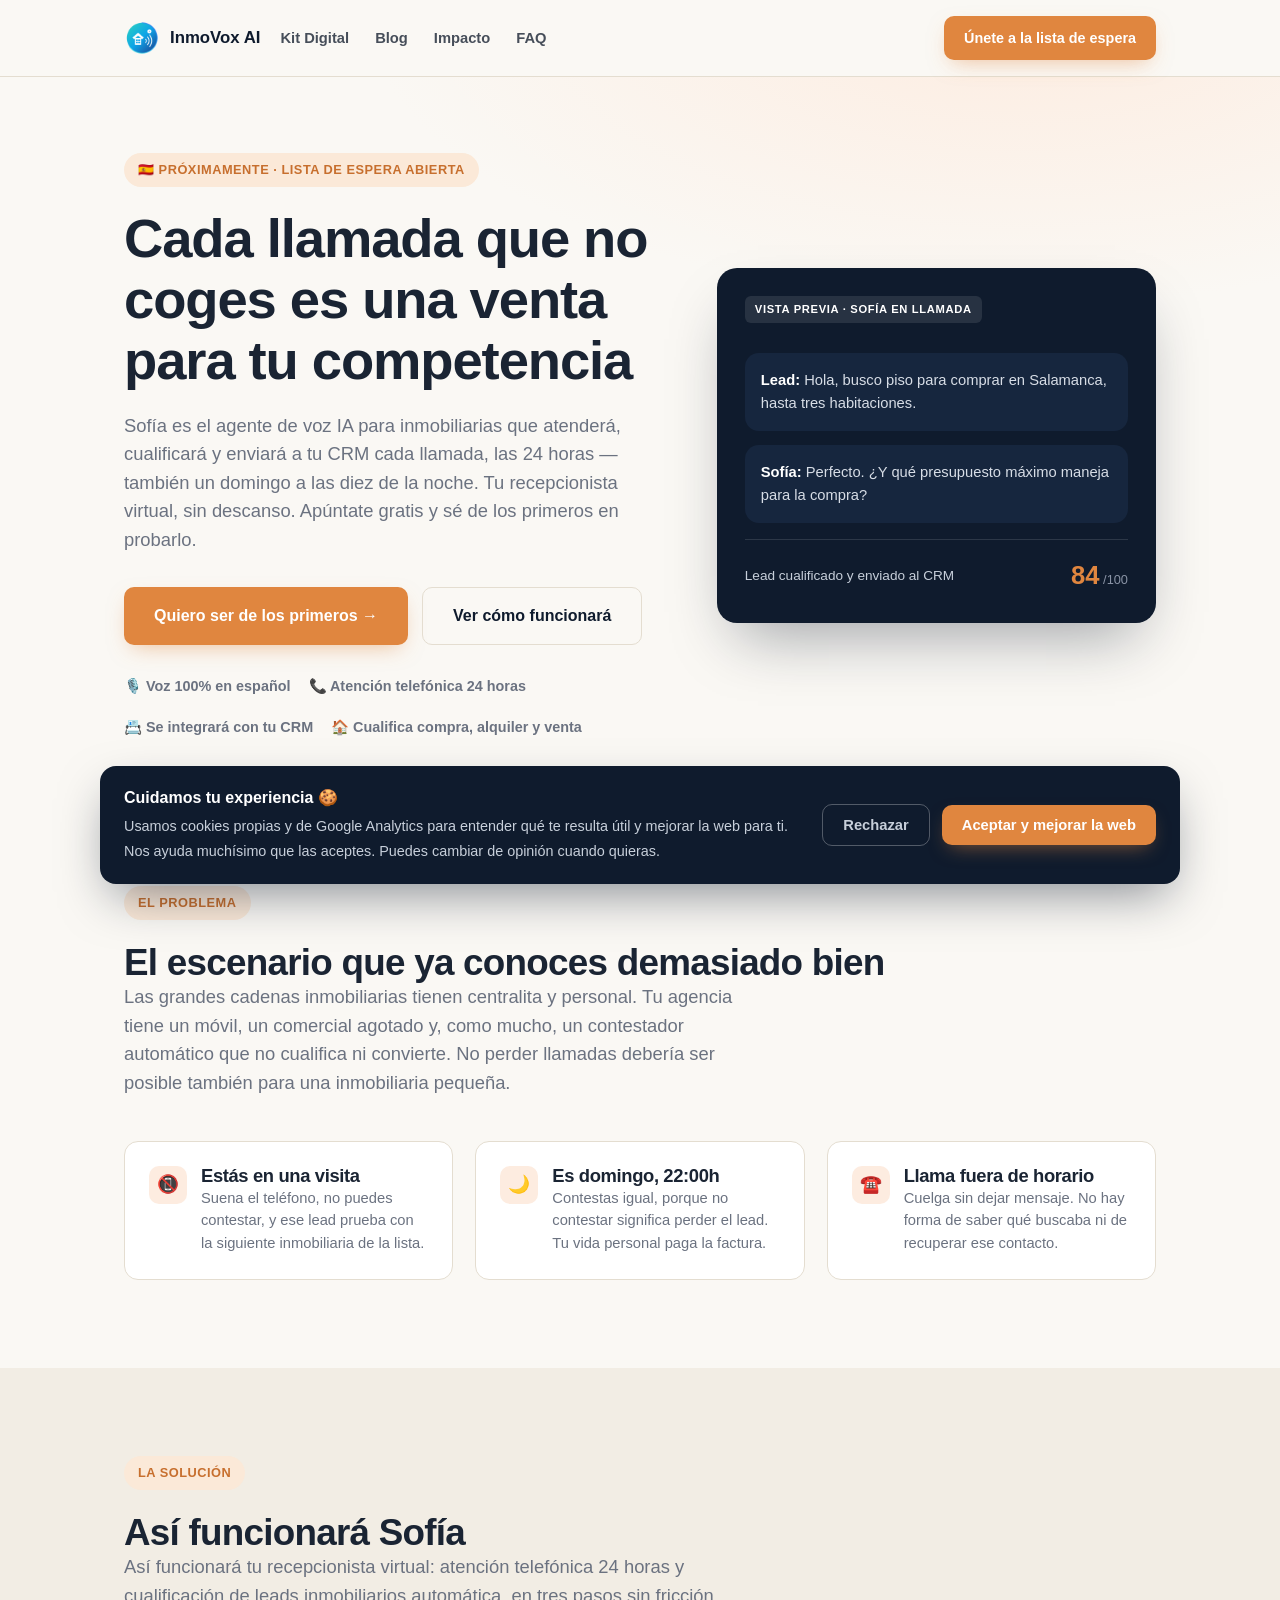
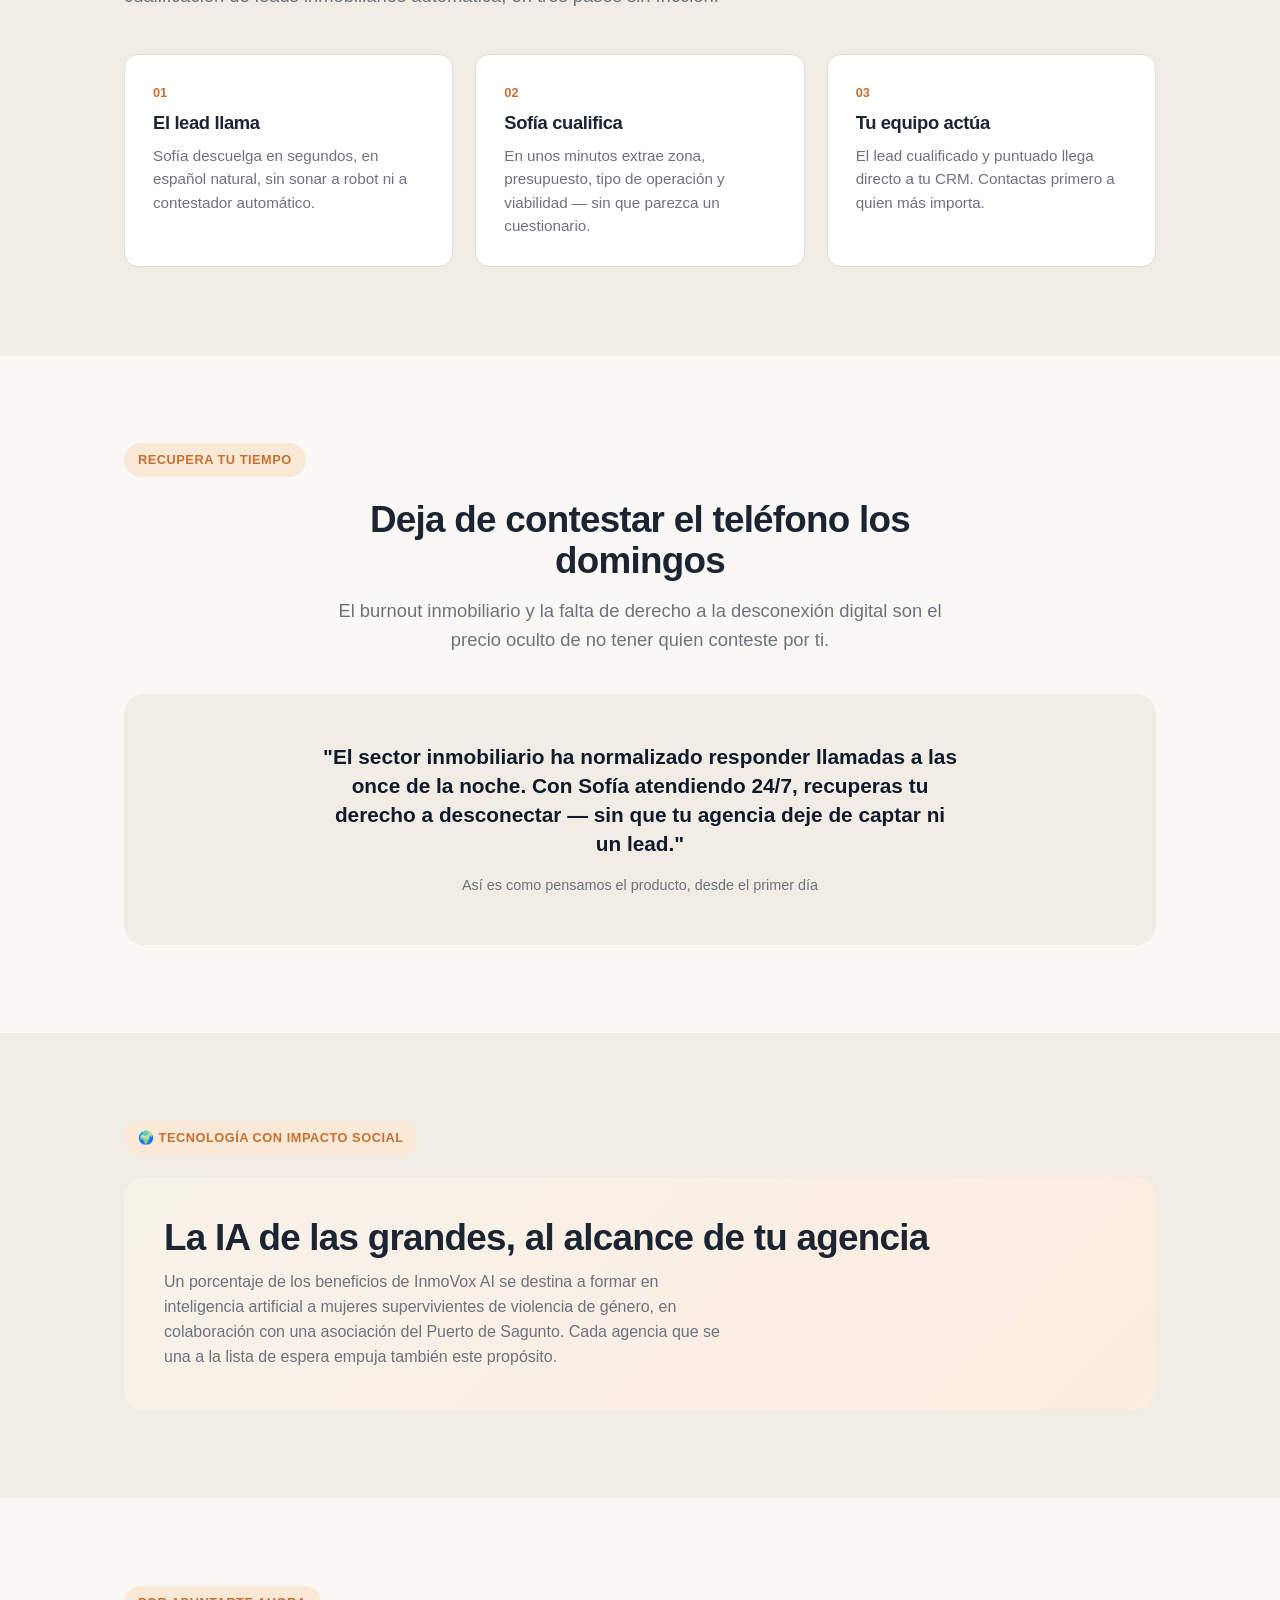
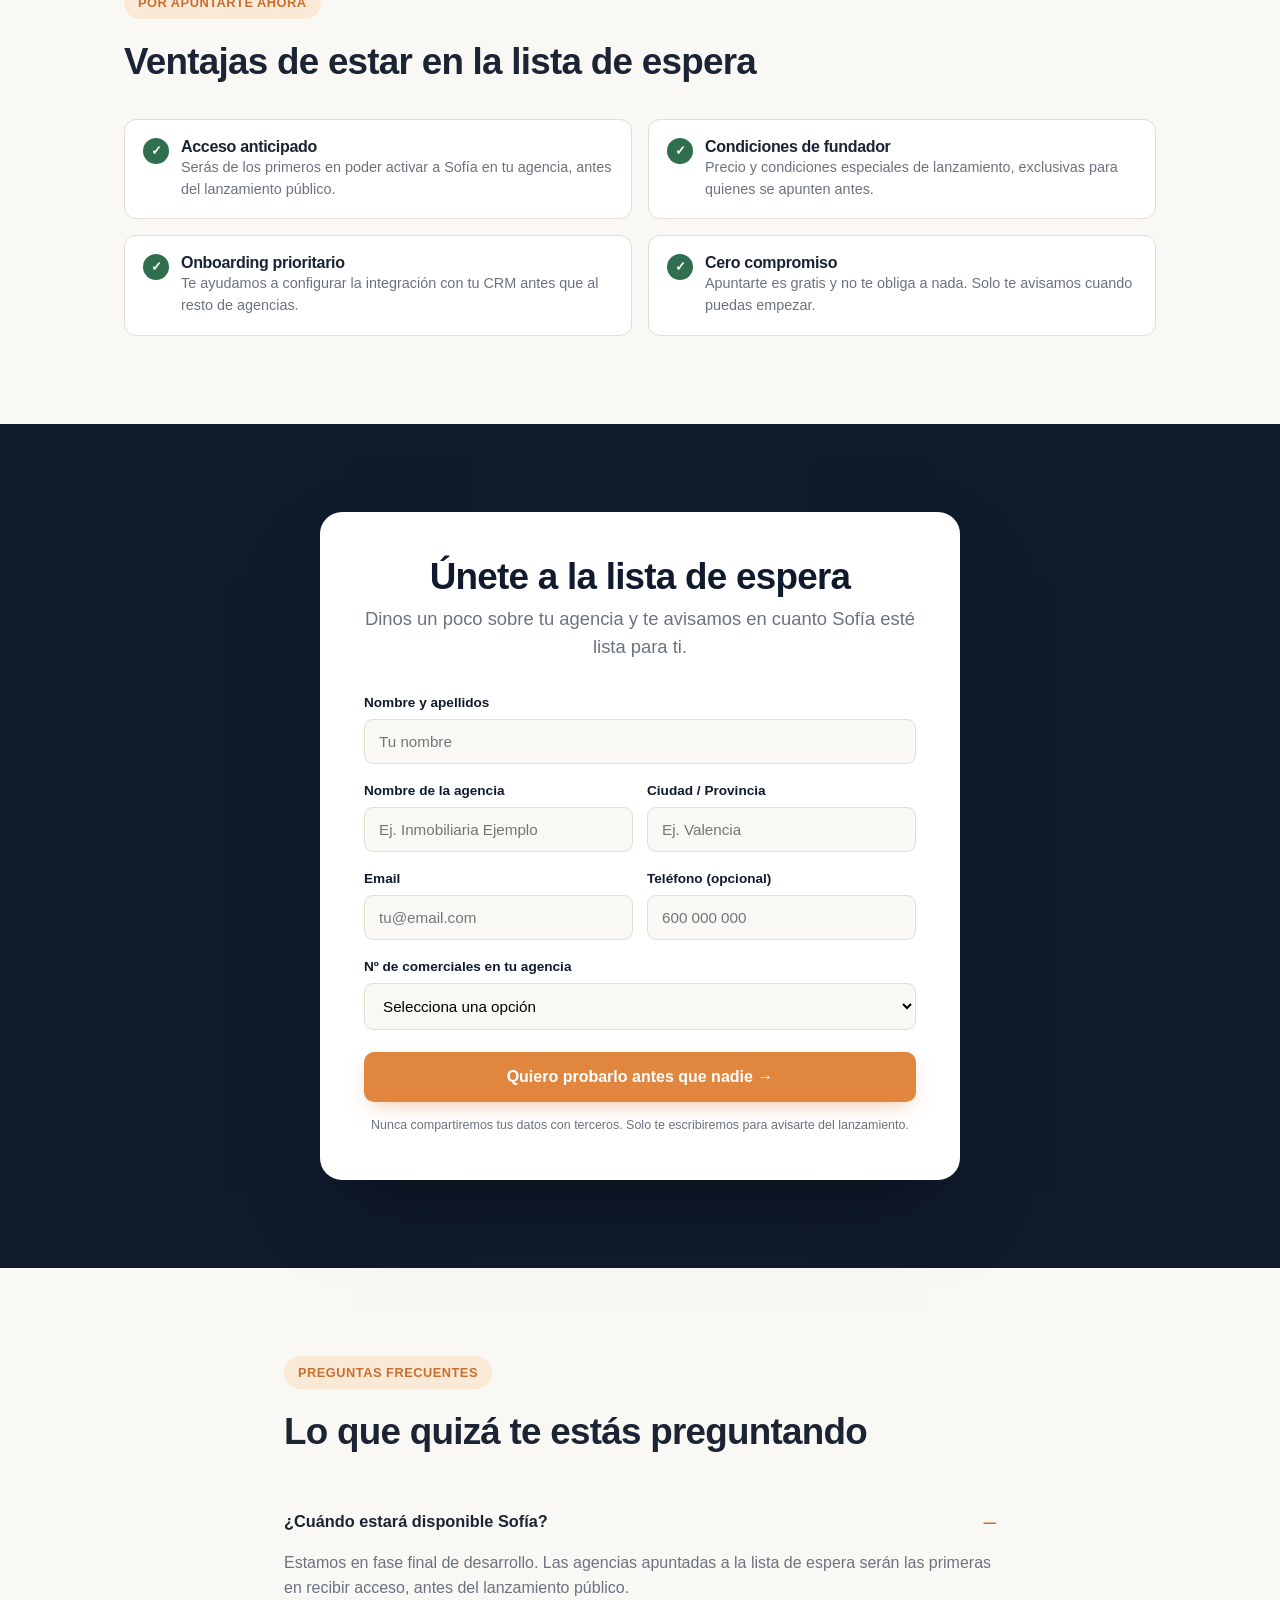
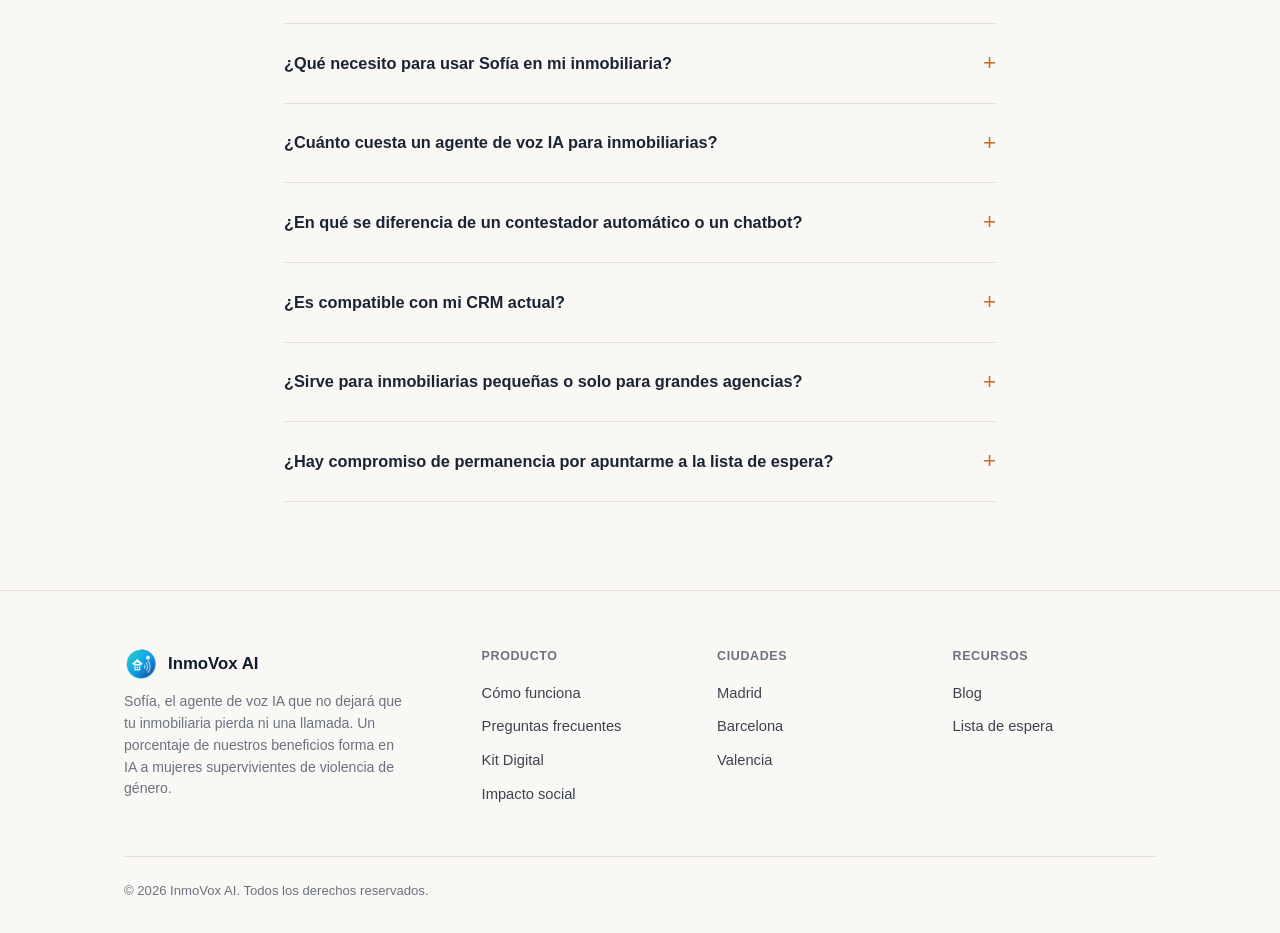
<file: index.html>
<!DOCTYPE html>
<html lang="es">
<head>
<meta charset="UTF-8">
<meta name="viewport" content="width=device-width, initial-scale=1.0">

<link rel="icon" type="image/svg+xml" href="logo.svg">
<link rel="icon" type="image/png" sizes="32x32" href="favicon-32x32.png">
<link rel="icon" type="image/png" sizes="16x16" href="favicon-16x16.png">
<link rel="icon" href="favicon.ico" sizes="any">
<link rel="apple-touch-icon" href="apple-touch-icon.png">

<!-- Google tag (gtag.js) + Modo de Consentimiento v2 -->
<script>
  window.dataLayer = window.dataLayer || [];
  function gtag(){dataLayer.push(arguments);}
  // Por defecto denegado hasta que el usuario decida (cumplimiento RGPD/AEPD)
  gtag('consent', 'default', {
    'ad_storage': 'denied',
    'ad_user_data': 'denied',
    'ad_personalization': 'denied',
    'analytics_storage': 'denied',
    'wait_for_update': 500
  });
  gtag('js', new Date());
  gtag('config', 'G-6JZMBQBF9L');
</script>
<script async src="https://www.googletagmanager.com/gtag/js?id=G-6JZMBQBF9L"></script>
<script defer src="cookies.js"></script>


<!--
  ============================================================================
  NOTA PARA PILAR — ANTES DE PUBLICAR:
  1) FORMULARIO: ya conectado a Supabase (proyecto "Voice AI Inmobiliaria",
     tabla public.waitlist_signups). Cada envio en index.html, kit-digital.html
     y las 3 paginas de ciudad inserta una fila real. RLS solo permite INSERT
     publico: nadie puede leer los datos desde el navegador, solo tu desde el
     dashboard de Supabase o via SQL.
  2) DOMINIO: sustituir "https://TU-DOMINIO-AQUI.com/" en <link rel="canonical">
     y en las etiquetas og:url de TODAS las paginas una vez tengas el dominio
     final.
  3) OG:IMAGE: falta añadir una imagen de 1200x630px para vista previa al
     compartir en redes/WhatsApp. Añadir og:image y twitter:image cuando la
     tengas.
  ============================================================================
-->

<title>Agente de Voz IA para Inmobiliarias — Sofía | InmoVox AI</title>
<meta name="description" content="Sofía: el agente de voz IA para inmobiliarias que atiende, cualifica y envía leads a tu CRM 24/7. Recepcionista virtual para agencias pequeñas y medianas. Únete gratis a la lista de espera.">
<meta name="robots" content="index, follow">
<link rel="canonical" href="https://TU-DOMINIO-AQUI.com/">

<meta property="og:type" content="website">
<meta property="og:title" content="Agente de Voz IA para Inmobiliarias — Sofía | Lista de espera">
<meta property="og:description" content="Sofía, el agente de voz IA para inmobiliarias: atiende, cualifica y envía leads a tu CRM 24/7. Recepcionista virtual para agencias pequeñas. Únete a la lista de espera.">
<meta property="og:url" content="https://TU-DOMINIO-AQUI.com/">
<meta property="og:locale" content="es_ES">

<meta name="twitter:card" content="summary_large_image">
<meta name="twitter:title" content="Agente de Voz IA para Inmobiliarias — Sofía | Lista de espera">
<meta name="twitter:description" content="Sofía, el agente de voz IA para inmobiliarias que atiende y cualifica llamadas 24/7. Recepcionista virtual para agencias pequeñas.">

<script type="application/ld+json">
{
  "@context": "https://schema.org",
  "@type": "Organization",
  "name": "InmoVox AI",
  "description": "Sofía, el agente de voz IA para inmobiliarias que atiende, cualifica y envía leads al CRM de agencias pequeñas y medianas en España, las 24 horas.",
  "areaServed": "ES",
  "knowsLanguage": "es"
}
</script>

<script type="application/ld+json">
{
  "@context": "https://schema.org",
  "@type": "FAQPage",
  "mainEntity": [
    {
      "@type": "Question",
      "name": "¿Cuándo estará disponible Sofía?",
      "acceptedAnswer": { "@type": "Answer", "text": "Estamos en fase final de desarrollo. Las agencias apuntadas a la lista de espera serán las primeras en recibir acceso, antes del lanzamiento público." }
    },
    {
      "@type": "Question",
      "name": "¿Qué necesito para usar Sofía en mi inmobiliaria?",
      "acceptedAnswer": { "@type": "Answer", "text": "Solo tu número de teléfono actual o uno nuevo que te asignamos, y tu CRM (si ya usas uno). El alta está pensada para completarse en minutos, sin instalación técnica." }
    },
    {
      "@type": "Question",
      "name": "¿Cuánto cuesta un agente de voz IA para inmobiliarias?",
      "acceptedAnswer": { "@type": "Answer", "text": "Habrá planes desde 149€/mes, facturados por minutos de conversación real de tu agente de voz IA, sin permanencia. Las agencias en lista de espera tendrán condiciones especiales de lanzamiento." }
    },
    {
      "@type": "Question",
      "name": "¿En qué se diferencia de un contestador automático o un chatbot?",
      "acceptedAnswer": { "@type": "Answer", "text": "A diferencia de un contestador automático, Sofía mantiene una conversación real en español, entiende lo que le dicen y hace las preguntas adecuadas para cualificar al lead — no se limita a grabar un mensaje ni a dar respuestas predefinidas como un chatbot de texto." }
    },
    {
      "@type": "Question",
      "name": "¿Es compatible con mi CRM actual?",
      "acceptedAnswer": { "@type": "Answer", "text": "Sofía está diseñada para integrarse con Salesforce, HubSpot, Inmovilla y cualquier CRM con API REST." }
    },
    {
      "@type": "Question",
      "name": "¿Sirve para inmobiliarias pequeñas o solo para grandes agencias?",
      "acceptedAnswer": { "@type": "Answer", "text": "Sofía está pensada precisamente para agencias de 1 a 10 comerciales: el precio y el modelo por minutos hacen que sea accesible para pequeñas y medianas inmobiliarias, no solo para las grandes cadenas." }
    },
    {
      "@type": "Question",
      "name": "¿Hay compromiso de permanencia por apuntarme a la lista de espera?",
      "acceptedAnswer": { "@type": "Answer", "text": "Ninguno. Apuntarte es gratuito y sin compromiso. Solo te avisaremos cuando puedas empezar a usar Sofía." }
    }
  ]
}
</script>

<link rel="stylesheet" href="style.css">
</head>
<body>

<header>
  <div class="nav">
    <a href="index.html" class="brand"><img src="logo.png" alt="InmoVox AI" class="brand-logo" width="36" height="36"> InmoVox AI</a>
    <div class="nav-links">
      <a href="kit-digital.html">Kit Digital</a>
      <a href="blog.html">Blog</a>
      <a href="#impacto">Impacto</a>
      <a href="#faq">FAQ</a>
    </div>
    <a href="#lista-espera" class="btn btn-primary nav-cta" style="padding:11px 20px;font-size:.9rem">Únete a la lista de espera</a>
  </div>
</header>

<main>

  <!-- HERO -->
  <section class="hero">
    <div class="wrap hero-grid">
      <div>
        <span class="eyebrow">🇪🇸 Próximamente · Lista de espera abierta</span>
        <h1>Cada llamada que no coges es una venta para tu competencia</h1>
        <p class="lede">Sofía es el agente de voz IA para inmobiliarias que atenderá, cualificará y enviará a tu CRM cada llamada, las 24 horas — también un domingo a las diez de la noche. Tu recepcionista virtual, sin descanso. Apúntate gratis y sé de los primeros en probarlo.</p>
        <div class="hero-ctas">
          <a href="#lista-espera" class="btn btn-primary">Quiero ser de los primeros →</a>
          <a href="#como-funcionara" class="btn btn-ghost">Ver cómo funcionará</a>
        </div>
        <div class="trust-row">
          <span>🎙️ Voz 100% en español</span>
          <span>📞 Atención telefónica 24 horas</span>
          <span>📇 Se integrará con tu CRM</span>
          <span>🏠 Cualifica compra, alquiler y venta</span>
        </div>
      </div>

      <div class="hero-card">
        <span class="tag">Vista previa · Sofía en llamada</span>
        <div class="call">
          <p><strong>Lead:</strong> Hola, busco piso para comprar en Salamanca, hasta tres habitaciones.</p>
        </div>
        <div class="call">
          <p><strong>Sofía:</strong> Perfecto. ¿Y qué presupuesto máximo maneja para la compra?</p>
        </div>
        <div class="score">
          <span style="color:#c7cfda;font-size:.85rem">Lead cualificado y enviado al CRM</span>
          <span><b>84</b><span style="color:#8a94a6;font-size:.8rem"> /100</span></span>
        </div>
      </div>
    </div>
  </section>

  <!-- PROBLEMA -->
  <section id="problema">
    <div class="wrap">
      <span class="eyebrow">El problema</span>
      <h2>El escenario que ya conoces demasiado bien</h2>
      <p class="lede">Las grandes cadenas inmobiliarias tienen centralita y personal. Tu agencia tiene un móvil, un comercial agotado y, como mucho, un contestador automático que no cualifica ni convierte. No perder llamadas debería ser posible también para una inmobiliaria pequeña.</p>

      <div class="cards3">
        <div class="pain-card">
          <div class="pain-icon">📵</div>
          <div><h3>Estás en una visita</h3><p style="color:var(--muted);font-size:.92rem">Suena el teléfono, no puedes contestar, y ese lead prueba con la siguiente inmobiliaria de la lista.</p></div>
        </div>
        <div class="pain-card">
          <div class="pain-icon">🌙</div>
          <div><h3>Es domingo, 22:00h</h3><p style="color:var(--muted);font-size:.92rem">Contestas igual, porque no contestar significa perder el lead. Tu vida personal paga la factura.</p></div>
        </div>
        <div class="pain-card">
          <div class="pain-icon">☎️</div>
          <div><h3>Llama fuera de horario</h3><p style="color:var(--muted);font-size:.92rem">Cuelga sin dejar mensaje. No hay forma de saber qué buscaba ni de recuperar ese contacto.</p></div>
        </div>
      </div>
    </div>
  </section>

  <!-- COMO FUNCIONARA -->
  <section id="como-funcionara" style="background:var(--paper-alt)">
    <div class="wrap">
      <span class="eyebrow">La solución</span>
      <h2>Así funcionará Sofía</h2>
      <p class="lede">Así funcionará tu recepcionista virtual: atención telefónica 24 horas y cualificación de leads inmobiliarios automática, en tres pasos sin fricción.</p>

      <div class="cards3">
        <div class="card">
          <div class="num">01</div>
          <h3>El lead llama</h3>
          <p>Sofía descuelga en segundos, en español natural, sin sonar a robot ni a contestador automático.</p>
        </div>
        <div class="card">
          <div class="num">02</div>
          <h3>Sofía cualifica</h3>
          <p>En unos minutos extrae zona, presupuesto, tipo de operación y viabilidad — sin que parezca un cuestionario.</p>
        </div>
        <div class="card">
          <div class="num">03</div>
          <h3>Tu equipo actúa</h3>
          <p>El lead cualificado y puntuado llega directo a tu CRM. Contactas primero a quien más importa.</p>
        </div>
      </div>
    </div>
  </section>

  <!-- ANGULO 2: VIDA PERSONAL -->
  <section id="recupera-tu-tiempo">
    <div class="wrap">
      <span class="eyebrow">Recupera tu tiempo</span>
      <h2 style="text-align:center;max-width:680px;margin:0 auto">Deja de contestar el teléfono los domingos</h2>
      <p class="lede" style="text-align:center;margin:16px auto 0">El burnout inmobiliario y la falta de derecho a la desconexión digital son el precio oculto de no tener quien conteste por ti.</p>
      <div class="quote-block">
        <p>"El sector inmobiliario ha normalizado responder llamadas a las once de la noche. Con Sofía atendiendo 24/7, recuperas tu derecho a desconectar — sin que tu agencia deje de captar ni un lead."</p>
        <span>Así es como pensamos el producto, desde el primer día</span>
      </div>
    </div>
  </section>

  <!-- ANGULO 3: PROPOSITO -->
  <section id="impacto" style="background:var(--paper-alt)">
    <div class="wrap">
      <span class="eyebrow">🌍 Tecnología con impacto social</span>
      <div class="impact-box">
        <div>
          <h2 style="margin-bottom:12px">La IA de las grandes, al alcance de tu agencia</h2>
          <p>Un porcentaje de los beneficios de InmoVox AI se destina a formar en inteligencia artificial a mujeres supervivientes de violencia de género, en colaboración con una asociación del Puerto de Sagunto. Cada agencia que se una a la lista de espera empuja también este propósito.</p>
        </div>
      </div>
    </div>
  </section>

  <!-- VENTAJAS LISTA ESPERA -->
  <section>
    <div class="wrap">
      <span class="eyebrow">Por apuntarte ahora</span>
      <h2>Ventajas de estar en la lista de espera</h2>
      <div class="perks">
        <div class="perk"><span class="perk-check">✓</span><div><h3 style="font-size:1rem">Acceso anticipado</h3><p style="color:var(--muted);font-size:.9rem">Serás de los primeros en poder activar a Sofía en tu agencia, antes del lanzamiento público.</p></div></div>
        <div class="perk"><span class="perk-check">✓</span><div><h3 style="font-size:1rem">Condiciones de fundador</h3><p style="color:var(--muted);font-size:.9rem">Precio y condiciones especiales de lanzamiento, exclusivas para quienes se apunten antes.</p></div></div>
        <div class="perk"><span class="perk-check">✓</span><div><h3 style="font-size:1rem">Onboarding prioritario</h3><p style="color:var(--muted);font-size:.9rem">Te ayudamos a configurar la integración con tu CRM antes que al resto de agencias.</p></div></div>
        <div class="perk"><span class="perk-check">✓</span><div><h3 style="font-size:1rem">Cero compromiso</h3><p style="color:var(--muted);font-size:.9rem">Apuntarte es gratis y no te obliga a nada. Solo te avisamos cuando puedas empezar.</p></div></div>
      </div>
    </div>
  </section>

  <!-- FORMULARIO -->
  <section id="lista-espera" class="form-section">
    <div class="wrap">
      <div class="form-wrap">
        <div id="formIntro">
          <h2>Únete a la lista de espera</h2>
          <p class="lede">Dinos un poco sobre tu agencia y te avisamos en cuanto Sofía esté lista para ti.</p>
          <form id="waitlistForm">
            <div class="field">
              <label for="nombre">Nombre y apellidos</label>
              <input type="text" id="nombre" name="nombre" required placeholder="Tu nombre">
            </div>
            <div class="row2">
              <div class="field">
                <label for="agencia">Nombre de la agencia</label>
                <input type="text" id="agencia" name="agencia" required placeholder="Ej. Inmobiliaria Ejemplo">
              </div>
              <div class="field">
                <label for="ciudad">Ciudad / Provincia</label>
                <input type="text" id="ciudad" name="ciudad" required placeholder="Ej. Valencia">
              </div>
            </div>
            <div class="row2">
              <div class="field">
                <label for="email">Email</label>
                <input type="email" id="email" name="email" required placeholder="tu@email.com">
              </div>
              <div class="field">
                <label for="telefono">Teléfono (opcional)</label>
                <input type="tel" id="telefono" name="telefono" placeholder="600 000 000">
              </div>
            </div>
            <div class="field">
              <label for="comerciales">Nº de comerciales en tu agencia</label>
              <select id="comerciales" name="comerciales" required>
                <option value="" disabled selected>Selecciona una opción</option>
                <option value="1-3">1 a 3</option>
                <option value="4-6">4 a 6</option>
                <option value="7-10">7 a 10</option>
                <option value="10+">Más de 10</option>
              </select>
            </div>
            <button type="submit" class="btn btn-primary form-submit">Quiero probarlo antes que nadie →</button>
            <p class="privacy">Nunca compartiremos tus datos con terceros. Solo te escribiremos para avisarte del lanzamiento.</p>
          </form>
        </div>

        <div id="successMsg" class="success-msg">
          <div class="check">✓</div>
          <h2>¡Ya estás dentro!</h2>
          <p class="lede" style="margin-top:8px">Gracias por apuntarte. Te avisaremos en cuanto Sofía esté lista para tu agencia — con tus condiciones de fundador.</p>
        </div>
      </div>
    </div>
  </section>

  <!-- FAQ -->
  <section id="faq">
    <div class="wrap" style="max-width:760px">
      <span class="eyebrow">Preguntas frecuentes</span>
      <h2 style="margin-bottom:10px">Lo que quizá te estás preguntando</h2>

      <div style="margin-top:30px">
        <details class="faq-item" open>
          <summary>¿Cuándo estará disponible Sofía?</summary>
          <p>Estamos en fase final de desarrollo. Las agencias apuntadas a la lista de espera serán las primeras en recibir acceso, antes del lanzamiento público.</p>
        </details>
        <details class="faq-item">
          <summary>¿Qué necesito para usar Sofía en mi inmobiliaria?</summary>
          <p>Solo tu número de teléfono actual o uno nuevo que te asignamos, y tu CRM si ya usas uno. El alta está pensada para completarse en minutos.</p>
        </details>
        <details class="faq-item">
          <summary>¿Cuánto cuesta un agente de voz IA para inmobiliarias?</summary>
          <p>Habrá planes desde 149€/mes, facturados por minutos de conversación real de tu agente de voz IA, sin permanencia. Las agencias en lista de espera tendrán condiciones especiales de lanzamiento.</p>
        </details>
        <details class="faq-item">
          <summary>¿En qué se diferencia de un contestador automático o un chatbot?</summary>
          <p>A diferencia de un contestador automático, Sofía mantiene una conversación real en español, entiende lo que le dicen y hace las preguntas adecuadas para cualificar al lead — no se limita a grabar un mensaje ni a dar respuestas predefinidas como un chatbot de texto.</p>
        </details>
        <details class="faq-item">
          <summary>¿Es compatible con mi CRM actual?</summary>
          <p>Sofía está diseñada para integrarse con Salesforce, HubSpot, Inmovilla y cualquier CRM con API REST.</p>
        </details>
        <details class="faq-item">
          <summary>¿Sirve para inmobiliarias pequeñas o solo para grandes agencias?</summary>
          <p>Sofía está pensada precisamente para agencias de 1 a 10 comerciales: el precio y el modelo por minutos hacen que sea accesible para pequeñas y medianas inmobiliarias, no solo para las grandes cadenas.</p>
        </details>
        <details class="faq-item">
          <summary>¿Hay compromiso de permanencia por apuntarme a la lista de espera?</summary>
          <p>Ninguno. Apuntarte es gratuito y sin compromiso. Solo te avisaremos cuando puedas empezar a usar Sofía.</p>
        </details>
      </div>
    </div>
  </section>

</main>

<footer>
  <div class="wrap">
    <div class="foot-cols">
      <div class="foot-brand">
        <div class="brand"><img src="logo.png" alt="InmoVox AI" class="brand-logo" width="36" height="36"> InmoVox AI</div>
        <p>Sofía, el agente de voz IA que no dejará que tu inmobiliaria pierda ni una llamada. Un porcentaje de nuestros beneficios forma en IA a mujeres supervivientes de violencia de género.</p>
      </div>
      <div>
        <h4>Producto</h4>
        <ul>
          <li><a href="#como-funcionara">Cómo funciona</a></li>
          <li><a href="#faq">Preguntas frecuentes</a></li>
          <li><a href="kit-digital.html">Kit Digital</a></li>
          <li><a href="#impacto">Impacto social</a></li>
        </ul>
      </div>
      <div>
        <h4>Ciudades</h4>
        <ul>
          <li><a href="agente-voz-ia-inmobiliaria-madrid.html">Madrid</a></li>
          <li><a href="agente-voz-ia-inmobiliaria-barcelona.html">Barcelona</a></li>
          <li><a href="agente-voz-ia-inmobiliaria-valencia.html">Valencia</a></li>
        </ul>
      </div>
      <div>
        <h4>Recursos</h4>
        <ul>
          <li><a href="blog.html">Blog</a></li>
          <li><a href="#lista-espera">Lista de espera</a></li>
        </ul>
      </div>
    </div>
    <div class="foot-bottom">
      <p>© 2026 InmoVox AI. Todos los derechos reservados.</p>
    </div>
  </div>
</footer>

<script>
  // Conectado a Supabase (proyecto "Voice AI Inmobiliaria").
  // Tabla: public.waitlist_signups — RLS activo, solo permite INSERT publico (sin lectura).
  const SUPABASE_URL = 'https://ouoieuzhmzzmtzskmnyb.supabase.co';
  const SUPABASE_ANON_KEY = 'sb_publishable_kmMrrOkViVyddbEmUrlMnQ_MWT5SmJP';

  const form = document.getElementById('waitlistForm');
  if (form) {
    const submitBtn = form.querySelector('.form-submit');

    form.addEventListener('submit', async function (e) {
      e.preventDefault();

      const data = {
        nombre: form.nombre.value.trim(),
        agencia: form.agencia.value.trim(),
        ciudad: form.ciudad.value.trim(),
        email: form.email.value.trim(),
        telefono: form.telefono.value.trim() || null,
        comerciales: form.comerciales.value,
        pagina_origen: window.location.pathname
      };

      const originalBtnText = submitBtn.textContent;
      submitBtn.disabled = true;
      submitBtn.textContent = 'Enviando...';

      try {
        const res = await fetch(`${SUPABASE_URL}/rest/v1/waitlist_signups`, {
          method: 'POST',
          headers: {
            'Content-Type': 'application/json',
            'apikey': SUPABASE_ANON_KEY,
            'Authorization': `Bearer ${SUPABASE_ANON_KEY}`,
            'Prefer': 'return=minimal'
          },
          body: JSON.stringify(data)
        });

        if (res.ok) {
          document.getElementById('formIntro').style.display = 'none';
          document.getElementById('successMsg').style.display = 'block';
          return;
        }

        if (res.status === 409) {
          alert('Este email ya está en la lista de espera. Te avisaremos en cuanto Sofía esté lista.');
        } else {
          alert('No hemos podido guardar tu registro. Inténtalo de nuevo en unos segundos.');
        }
      } catch (err) {
        alert('No hemos podido conectar con el servidor. Comprueba tu conexión e inténtalo de nuevo.');
      } finally {
        submitBtn.disabled = false;
        submitBtn.textContent = originalBtnText;
      }
    });
  }
</script>

</body>
</html>
</file>
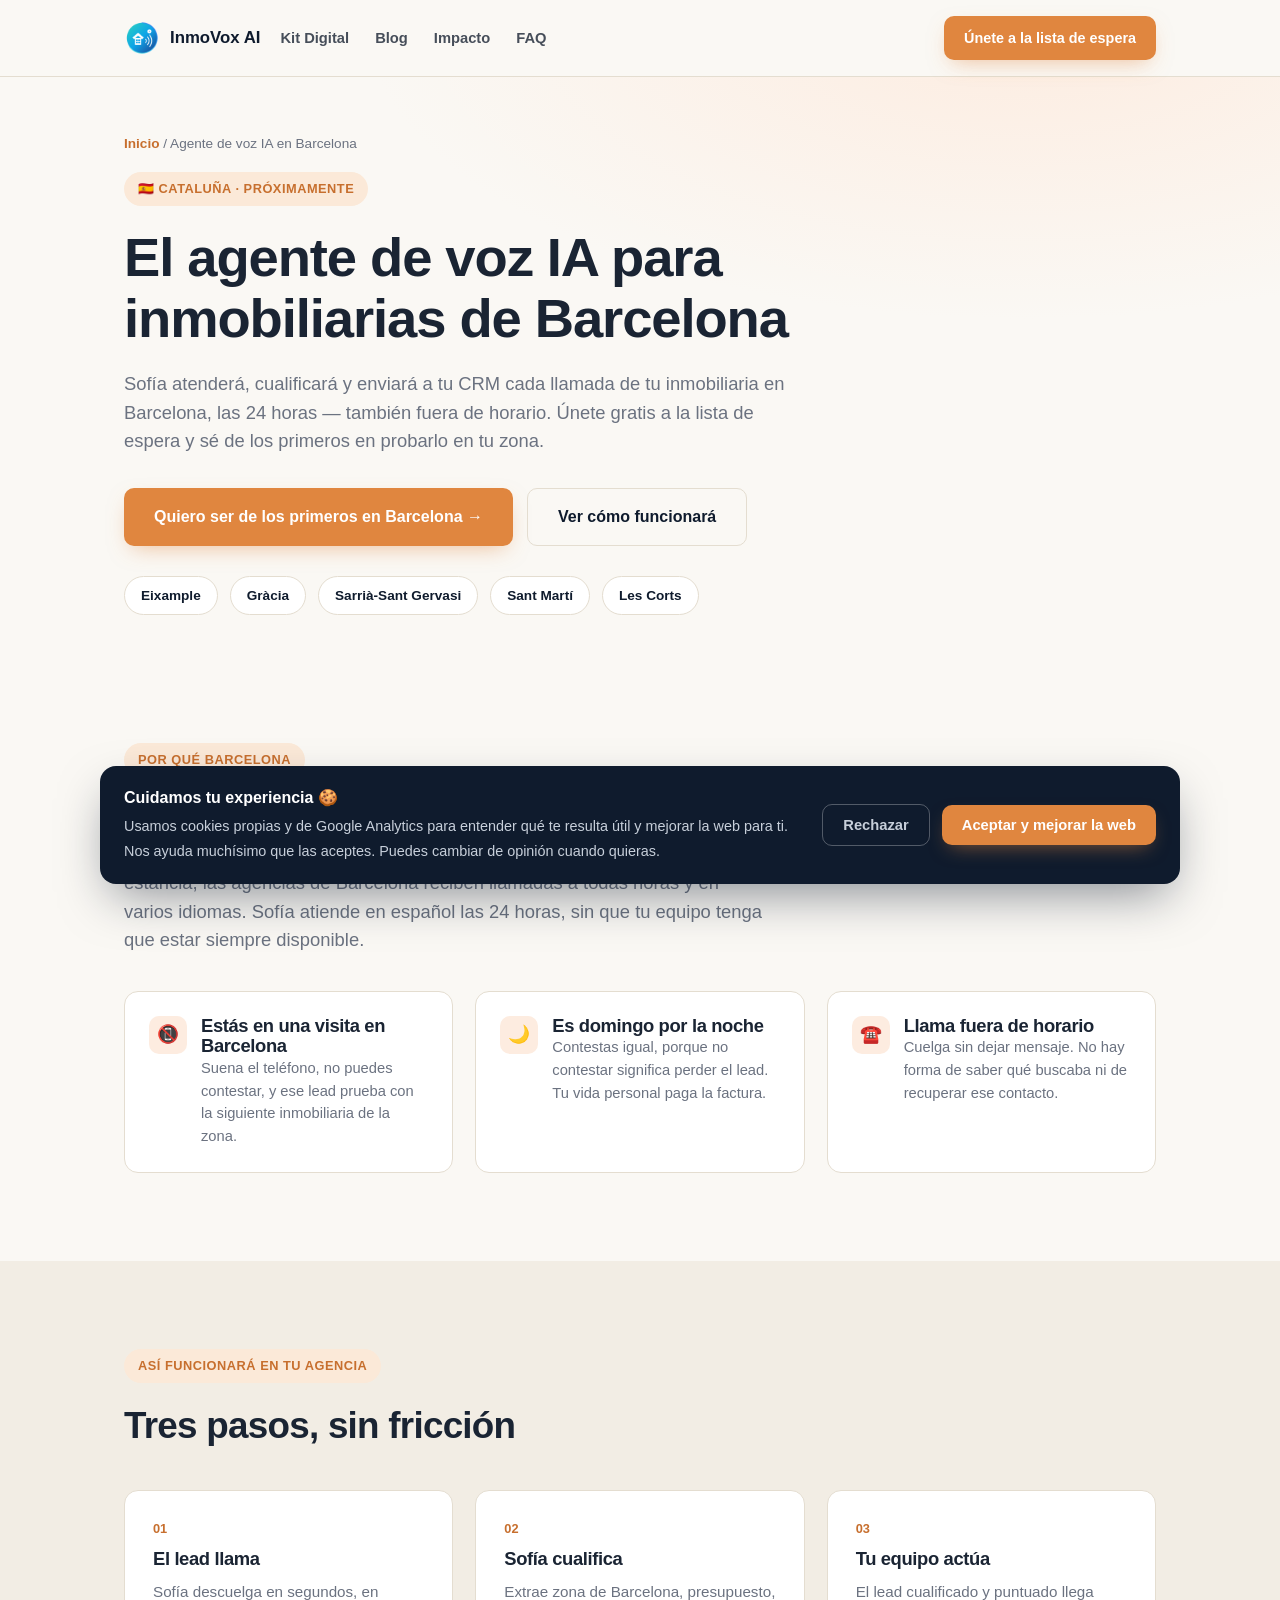
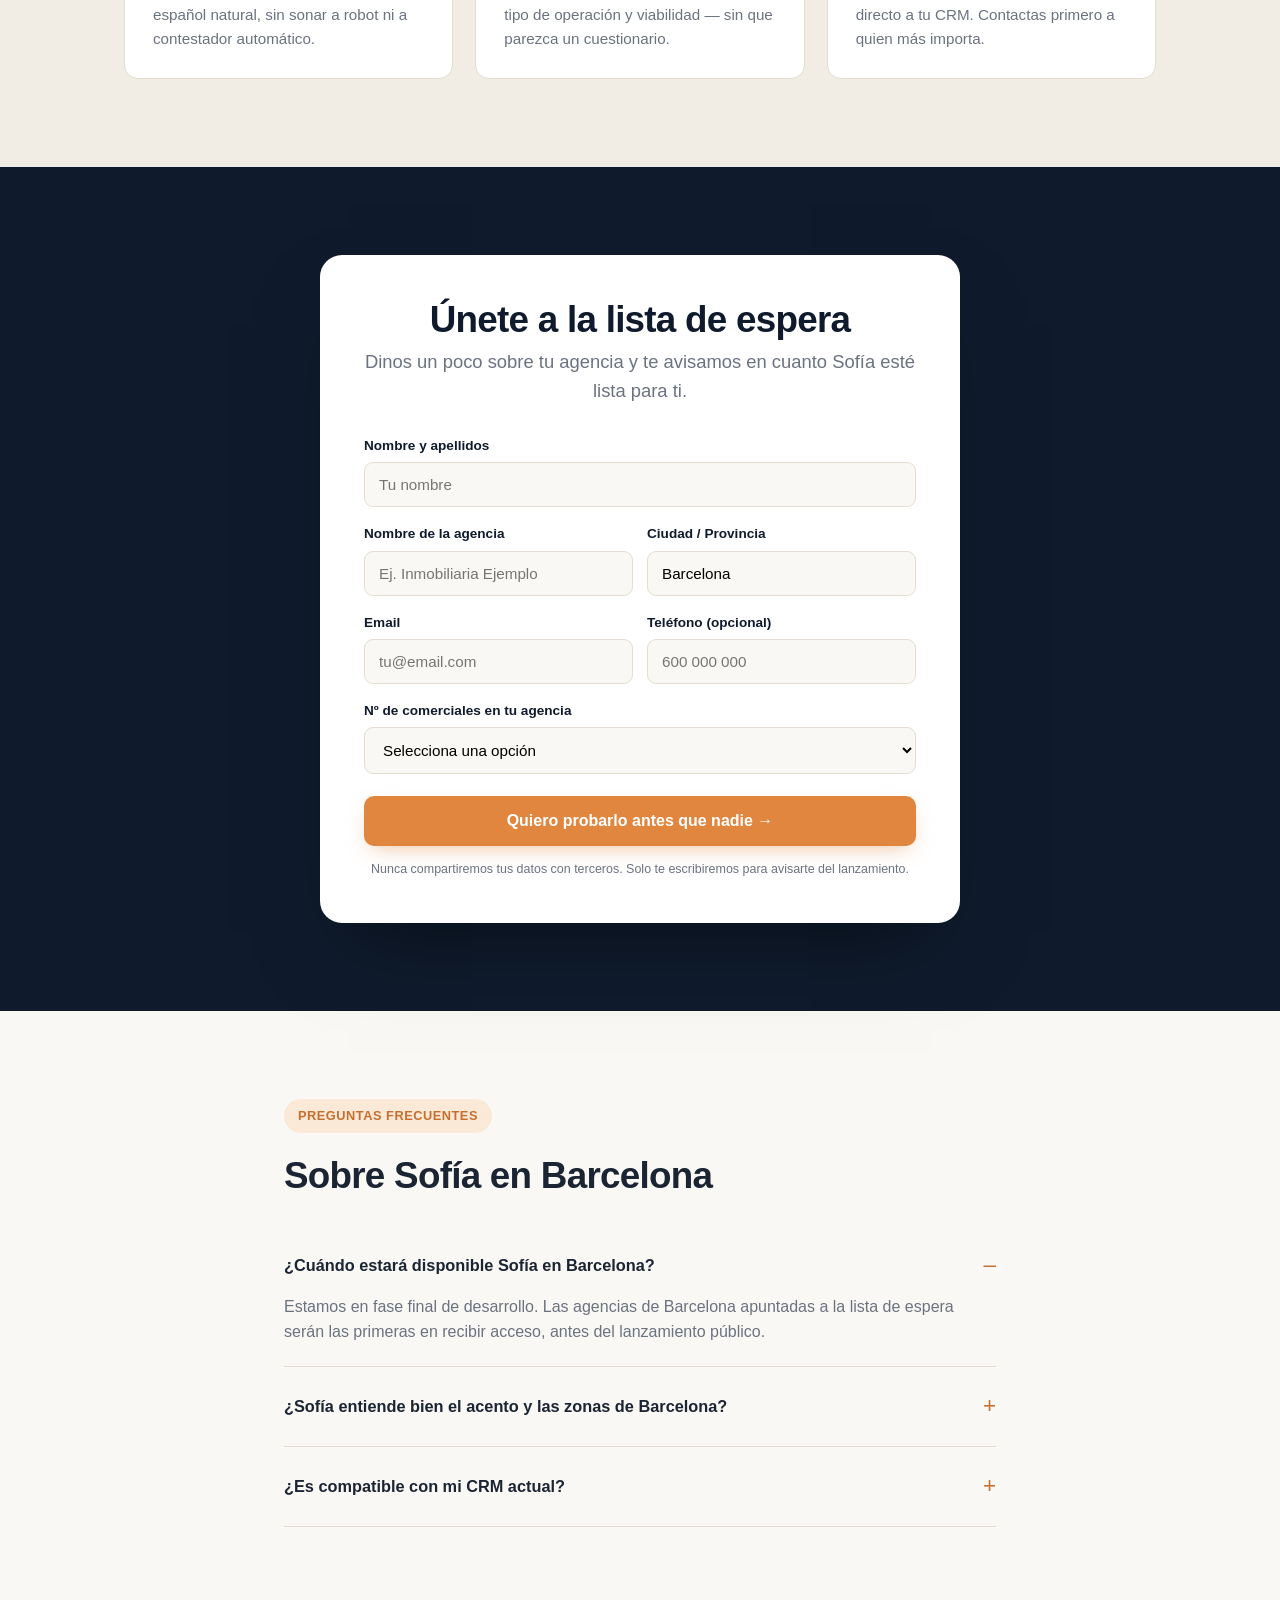
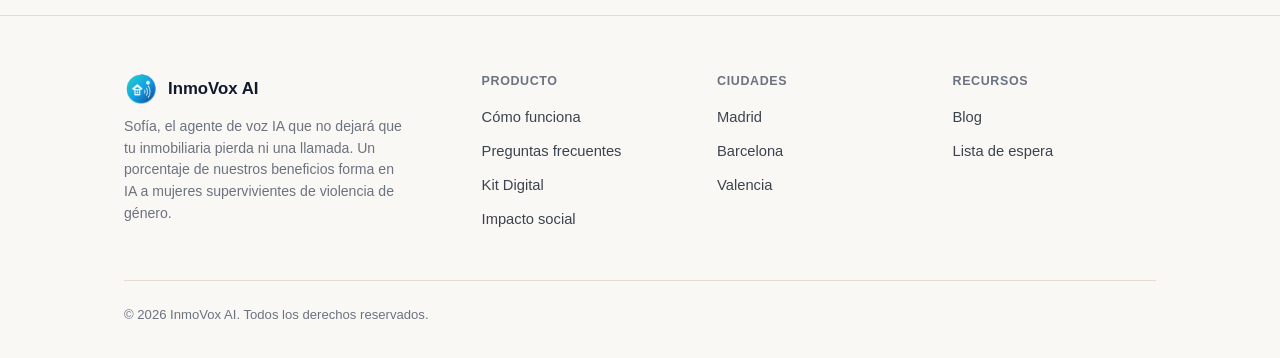
<file: agente-voz-ia-inmobiliaria-barcelona.html>
<!DOCTYPE html>
<html lang="es">
<head>
<meta charset="UTF-8">
<meta name="viewport" content="width=device-width, initial-scale=1.0">

<link rel="icon" type="image/svg+xml" href="logo.svg">
<link rel="icon" type="image/png" sizes="32x32" href="favicon-32x32.png">
<link rel="icon" type="image/png" sizes="16x16" href="favicon-16x16.png">
<link rel="icon" href="favicon.ico" sizes="any">
<link rel="apple-touch-icon" href="apple-touch-icon.png">

<!-- Google tag (gtag.js) + Modo de Consentimiento v2 -->
<script>
  window.dataLayer = window.dataLayer || [];
  function gtag(){dataLayer.push(arguments);}
  // Por defecto denegado hasta que el usuario decida (cumplimiento RGPD/AEPD)
  gtag('consent', 'default', {
    'ad_storage': 'denied',
    'ad_user_data': 'denied',
    'ad_personalization': 'denied',
    'analytics_storage': 'denied',
    'wait_for_update': 500
  });
  gtag('js', new Date());
  gtag('config', 'G-6JZMBQBF9L');
</script>
<script async src="https://www.googletagmanager.com/gtag/js?id=G-6JZMBQBF9L"></script>
<script defer src="cookies.js"></script>


<title>Agente de Voz IA para Inmobiliarias en Barcelona | InmoVox AI</title>
<meta name="description" content="Sofía, el agente de voz IA para inmobiliarias de Barcelona: atiende, cualifica y envía leads a tu CRM 24/7. Únete gratis a la lista de espera antes del lanzamiento.">
<meta name="robots" content="index, follow">
<link rel="canonical" href="https://TU-DOMINIO-AQUI.com/agente-voz-ia-inmobiliaria-barcelona.html">

<meta property="og:type" content="website">
<meta property="og:title" content="Agente de Voz IA para Inmobiliarias en Barcelona | InmoVox AI">
<meta property="og:description" content="Sofía, el agente de voz IA para inmobiliarias de Barcelona: atiende, cualifica y envía leads a tu CRM 24/7. Únete gratis a la lista de espera antes del lanzamiento.">
<meta property="og:url" content="https://TU-DOMINIO-AQUI.com/agente-voz-ia-inmobiliaria-barcelona.html">
<meta property="og:locale" content="es_ES">
<meta property="og:image" content="https://inmovoxia-sofia.vercel.app/og-image.png">
<meta name="twitter:image" content="https://inmovoxia-sofia.vercel.app/og-image.png">

<meta name="twitter:card" content="summary_large_image">
<meta name="twitter:title" content="Agente de Voz IA para Inmobiliarias en Barcelona | InmoVox AI">
<meta name="twitter:description" content="Sofía, el agente de voz IA para inmobiliarias de Barcelona: atiende, cualifica y envía leads a tu CRM 24/7. Únete gratis a la lista de espera antes del lanzamiento.">

<link rel="stylesheet" href="style.css">
<script type="application/ld+json">
{
  "@context": "https://schema.org",
  "@type": "Organization",
  "name": "InmoVox AI",
  "description": "Sofía, el agente de voz IA para inmobiliarias en Barcelona. Atiende, cualifica y envía leads al CRM de agencias pequeñas y medianas de Cataluña, las 24 horas.",
  "areaServed": {
    "@type": "City",
    "name": "Barcelona"
  },
  "knowsLanguage": "es"
}
</script>
</head>
<body>
<header>
  <div class="nav">
    <a href="index.html" class="brand"><img src="logo.png" alt="InmoVox AI" class="brand-logo" width="36" height="36"> InmoVox AI</a>
    <div class="nav-links">
      <a href="kit-digital.html">Kit Digital</a>
      <a href="blog.html">Blog</a>
      <a href="index.html#impacto">Impacto</a>
      <a href="#faq">FAQ</a>
    </div>
    <a href="#lista-espera" class="btn btn-primary nav-cta" style="padding:11px 20px;font-size:.9rem">Únete a la lista de espera</a>
  </div>
</header>
<main>

  <section class="hero" style="padding:56px 0 40px">
    <div class="wrap">
      <p class="breadcrumb"><a href="index.html">Inicio</a> / Agente de voz IA en Barcelona</p>
      <span class="eyebrow">🇪🇸 Cataluña · Próximamente</span>
      <h1 style="max-width:780px">El agente de voz IA para inmobiliarias de Barcelona</h1>
      <p class="lede" style="max-width:680px">Sofía atenderá, cualificará y enviará a tu CRM cada llamada de tu inmobiliaria en Barcelona, las 24 horas — también fuera de horario. Únete gratis a la lista de espera y sé de los primeros en probarlo en tu zona.</p>
      <div class="hero-ctas">
        <a href="#lista-espera" class="btn btn-primary">Quiero ser de los primeros en Barcelona →</a>
        <a href="index.html#como-funcionara" class="btn btn-ghost">Ver cómo funcionará</a>
      </div>
      <div class="local-strip">
          <span class="local-chip">Eixample</span>
          <span class="local-chip">Gràcia</span>
          <span class="local-chip">Sarrià-Sant Gervasi</span>
          <span class="local-chip">Sant Martí</span>
          <span class="local-chip">Les Corts</span>
      </div>
    </div>
  </section>

  <section>
    <div class="wrap">
      <span class="eyebrow">Por qué Barcelona</span>
      <h2>El segundo mercado inmobiliario del país</h2>
      <p class="lede">Entre la fuerte demanda de comprador internacional y el alquiler de larga estancia, las agencias de Barcelona reciben llamadas a todas horas y en varios idiomas. Sofía atiende en español las 24 horas, sin que tu equipo tenga que estar siempre disponible.</p>

      <div class="cards3" style="margin-top:36px">
        <div class="pain-card">
          <div class="pain-icon">📵</div>
          <div><h3>Estás en una visita en Barcelona</h3><p style="color:var(--muted);font-size:.92rem">Suena el teléfono, no puedes contestar, y ese lead prueba con la siguiente inmobiliaria de la zona.</p></div>
        </div>
        <div class="pain-card">
          <div class="pain-icon">🌙</div>
          <div><h3>Es domingo por la noche</h3><p style="color:var(--muted);font-size:.92rem">Contestas igual, porque no contestar significa perder el lead. Tu vida personal paga la factura.</p></div>
        </div>
        <div class="pain-card">
          <div class="pain-icon">☎️</div>
          <div><h3>Llama fuera de horario</h3><p style="color:var(--muted);font-size:.92rem">Cuelga sin dejar mensaje. No hay forma de saber qué buscaba ni de recuperar ese contacto.</p></div>
        </div>
      </div>
    </div>
  </section>

  <section style="background:var(--paper-alt)">
    <div class="wrap">
      <span class="eyebrow">Así funcionará en tu agencia</span>
      <h2>Tres pasos, sin fricción</h2>
      <div class="cards3">
        <div class="card">
          <div class="num">01</div>
          <h3>El lead llama</h3>
          <p>Sofía descuelga en segundos, en español natural, sin sonar a robot ni a contestador automático.</p>
        </div>
        <div class="card">
          <div class="num">02</div>
          <h3>Sofía cualifica</h3>
          <p>Extrae zona de Barcelona, presupuesto, tipo de operación y viabilidad — sin que parezca un cuestionario.</p>
        </div>
        <div class="card">
          <div class="num">03</div>
          <h3>Tu equipo actúa</h3>
          <p>El lead cualificado y puntuado llega directo a tu CRM. Contactas primero a quien más importa.</p>
        </div>
      </div>
    </div>
  </section>

<section id="lista-espera" class="form-section">
    <div class="wrap">
      <div class="form-wrap">
        <div id="formIntro">
          <h2>Únete a la lista de espera</h2>
          <p class="lede">Dinos un poco sobre tu agencia y te avisamos en cuanto Sofía esté lista para ti.</p>
          <form id="waitlistForm">
            <div class="field">
              <label for="nombre">Nombre y apellidos</label>
              <input type="text" id="nombre" name="nombre" required placeholder="Tu nombre">
            </div>
            <div class="row2">
              <div class="field">
                <label for="agencia">Nombre de la agencia</label>
                <input type="text" id="agencia" name="agencia" required placeholder="Ej. Inmobiliaria Ejemplo">
              </div>
              <div class="field">
                <label for="ciudad">Ciudad / Provincia</label>
                <input type="text" id="ciudad" name="ciudad" required value="Barcelona" placeholder="Ej. Valencia">
              </div>
            </div>
            <div class="row2">
              <div class="field">
                <label for="email">Email</label>
                <input type="email" id="email" name="email" required placeholder="tu@email.com">
              </div>
              <div class="field">
                <label for="telefono">Teléfono (opcional)</label>
                <input type="tel" id="telefono" name="telefono" placeholder="600 000 000">
              </div>
            </div>
            <div class="field">
              <label for="comerciales">Nº de comerciales en tu agencia</label>
              <select id="comerciales" name="comerciales" required>
                <option value="" disabled selected>Selecciona una opción</option>
                <option value="1-3">1 a 3</option>
                <option value="4-6">4 a 6</option>
                <option value="7-10">7 a 10</option>
                <option value="10+">Más de 10</option>
              </select>
            </div>
            <button type="submit" class="btn btn-primary form-submit">Quiero probarlo antes que nadie →</button>
            <p class="privacy">Nunca compartiremos tus datos con terceros. Solo te escribiremos para avisarte del lanzamiento.</p>
          </form>
        </div>

        <div id="successMsg" class="success-msg">
          <div class="check">✓</div>
          <h2>¡Ya estás dentro!</h2>
          <p class="lede" style="margin-top:8px">Gracias por apuntarte. Te avisaremos en cuanto Sofía esté lista para tu agencia — con tus condiciones de fundador.</p>
        </div>
      </div>
    </div>
  </section>

  <section id="faq">
    <div class="wrap" style="max-width:760px">
      <span class="eyebrow">Preguntas frecuentes</span>
      <h2 style="margin-bottom:10px">Sobre Sofía en Barcelona</h2>
      <div style="margin-top:30px">
        <details class="faq-item" open>
          <summary>¿Cuándo estará disponible Sofía en Barcelona?</summary>
          <p>Estamos en fase final de desarrollo. Las agencias de Barcelona apuntadas a la lista de espera serán las primeras en recibir acceso, antes del lanzamiento público.</p>
        </details>
        <details class="faq-item">
          <summary>¿Sofía entiende bien el acento y las zonas de Barcelona?</summary>
          <p>Sí. Sofía usa voz 100% en español y está entrenada para reconocer nombres de barrios, distritos y zonas locales, no solo direcciones genéricas.</p>
        </details>
        <details class="faq-item">
          <summary>¿Es compatible con mi CRM actual?</summary>
          <p>Sofía está diseñada para integrarse con Salesforce, HubSpot, Inmovilla y cualquier CRM con API REST.</p>
        </details>
      </div>
    </div>
  </section>

</main>
<footer>
  <div class="wrap">
    <div class="foot-cols">
      <div class="foot-brand">
        <div class="brand"><img src="logo.png" alt="InmoVox AI" class="brand-logo" width="36" height="36"> InmoVox AI</div>
        <p>Sofía, el agente de voz IA que no dejará que tu inmobiliaria pierda ni una llamada. Un porcentaje de nuestros beneficios forma en IA a mujeres supervivientes de violencia de género.</p>
      </div>
      <div>
        <h4>Producto</h4>
        <ul>
          <li><a href="index.html#como-funcionara">Cómo funciona</a></li>
          <li><a href="#faq">Preguntas frecuentes</a></li>
          <li><a href="kit-digital.html">Kit Digital</a></li>
          <li><a href="index.html#impacto">Impacto social</a></li>
        </ul>
      </div>
      <div>
        <h4>Ciudades</h4>
        <ul>
          <li><a href="agente-voz-ia-inmobiliaria-madrid.html">Madrid</a></li>
          <li><a href="agente-voz-ia-inmobiliaria-barcelona.html">Barcelona</a></li>
          <li><a href="agente-voz-ia-inmobiliaria-valencia.html">Valencia</a></li>
        </ul>
      </div>
      <div>
        <h4>Recursos</h4>
        <ul>
          <li><a href="blog.html">Blog</a></li>
          <li><a href="#lista-espera">Lista de espera</a></li>
        </ul>
      </div>
    </div>
    <div class="foot-bottom">
      <p>© 2026 InmoVox AI. Todos los derechos reservados.</p>
    </div>
  </div>
</footer>
<script>
  // Conectado a Supabase (proyecto "Voice AI Inmobiliaria").
  // Tabla: public.waitlist_signups — RLS activo, solo permite INSERT publico (sin lectura).
  const SUPABASE_URL = 'https://ouoieuzhmzzmtzskmnyb.supabase.co';
  const SUPABASE_ANON_KEY = 'sb_publishable_kmMrrOkViVyddbEmUrlMnQ_MWT5SmJP';

  const form = document.getElementById('waitlistForm');
  if (form) {
    const submitBtn = form.querySelector('.form-submit');

    form.addEventListener('submit', async function (e) {
      e.preventDefault();

      const data = {
        nombre: form.nombre.value.trim(),
        agencia: form.agencia.value.trim(),
        ciudad: form.ciudad.value.trim(),
        email: form.email.value.trim(),
        telefono: form.telefono.value.trim() || null,
        comerciales: form.comerciales.value,
        pagina_origen: window.location.pathname
      };

      const originalBtnText = submitBtn.textContent;
      submitBtn.disabled = true;
      submitBtn.textContent = 'Enviando...';

      try {
        const res = await fetch(`${SUPABASE_URL}/rest/v1/waitlist_signups`, {
          method: 'POST',
          headers: {
            'Content-Type': 'application/json',
            'apikey': SUPABASE_ANON_KEY,
            'Authorization': `Bearer ${SUPABASE_ANON_KEY}`,
            'Prefer': 'return=minimal'
          },
          body: JSON.stringify(data)
        });

        if (res.ok) {
          document.getElementById('formIntro').style.display = 'none';
          document.getElementById('successMsg').style.display = 'block';
          return;
        }

        if (res.status === 409) {
          alert('Este email ya está en la lista de espera. Te avisaremos en cuanto Sofía esté lista.');
        } else {
          alert('No hemos podido guardar tu registro. Inténtalo de nuevo en unos segundos.');
        }
      } catch (err) {
        alert('No hemos podido conectar con el servidor. Comprueba tu conexión e inténtalo de nuevo.');
      } finally {
        submitBtn.disabled = false;
        submitBtn.textContent = originalBtnText;
      }
    });
  }
</script>
</body>
</html>
</file>
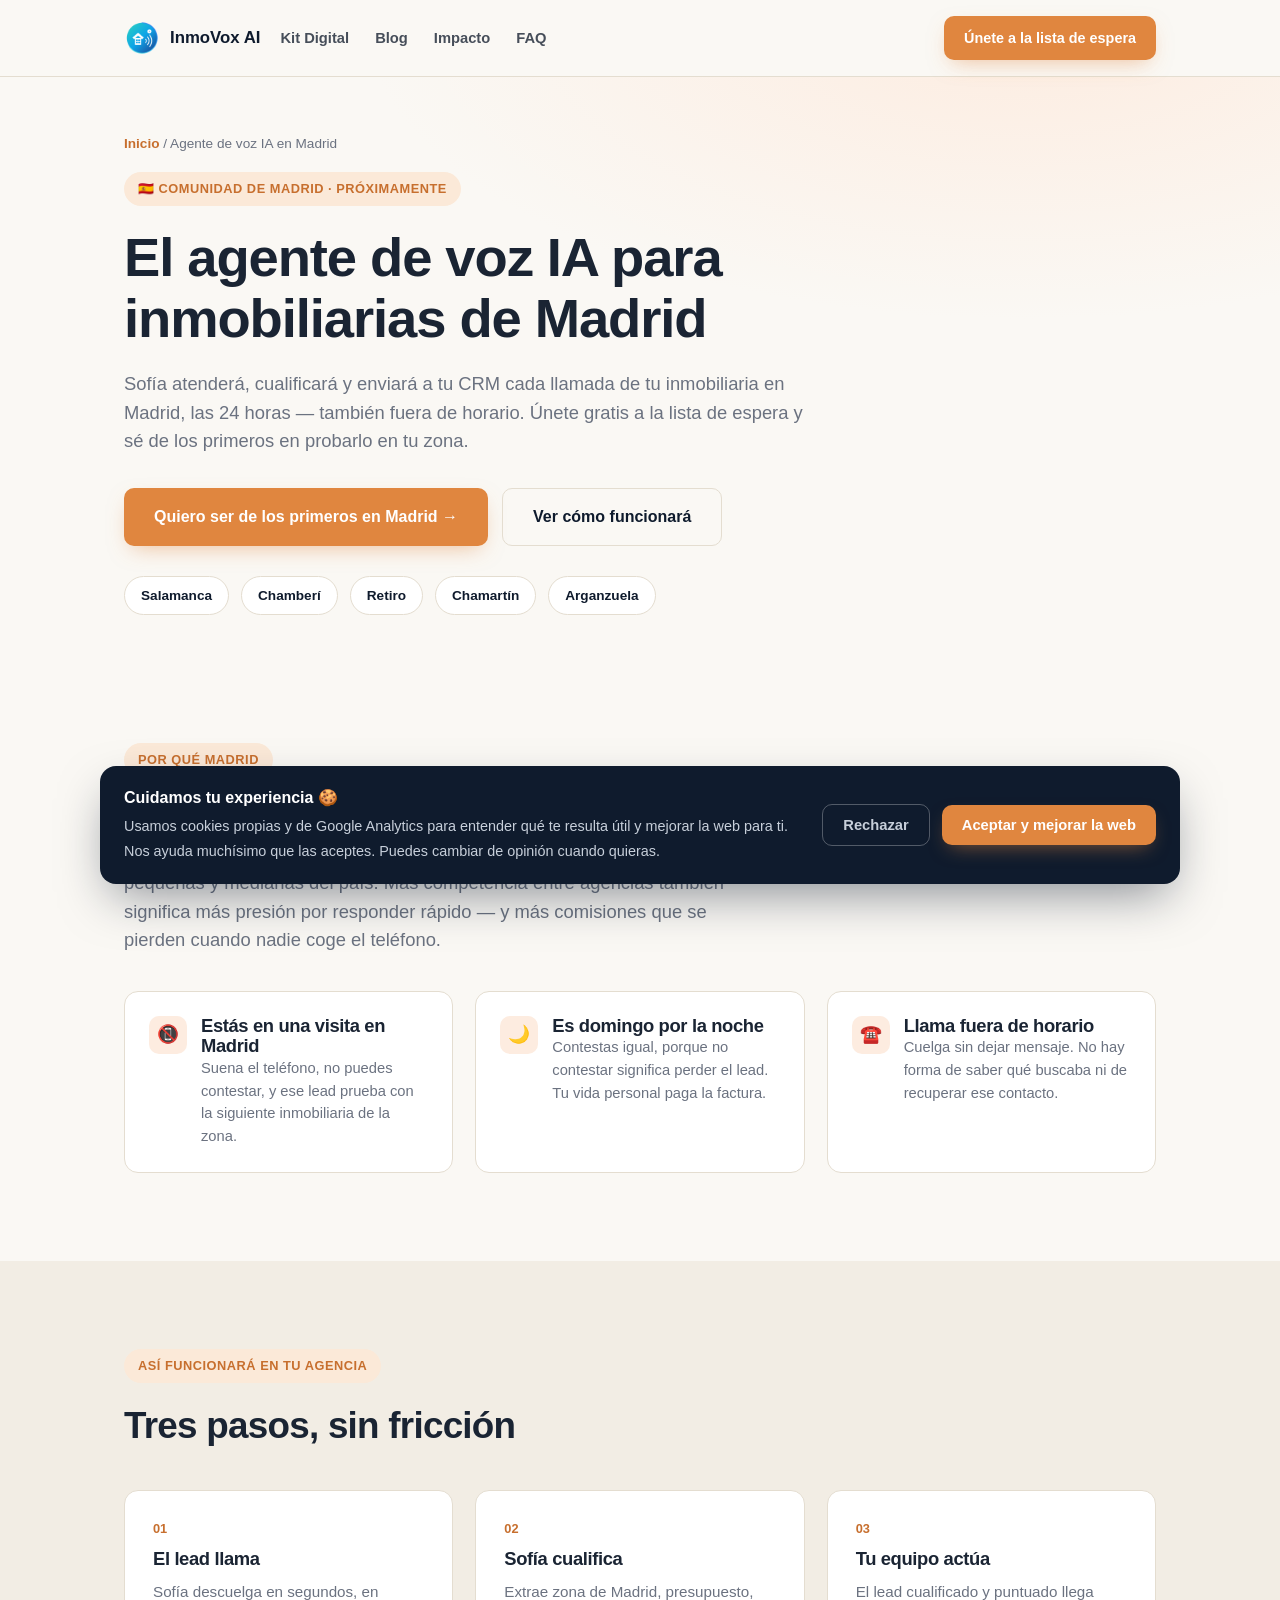
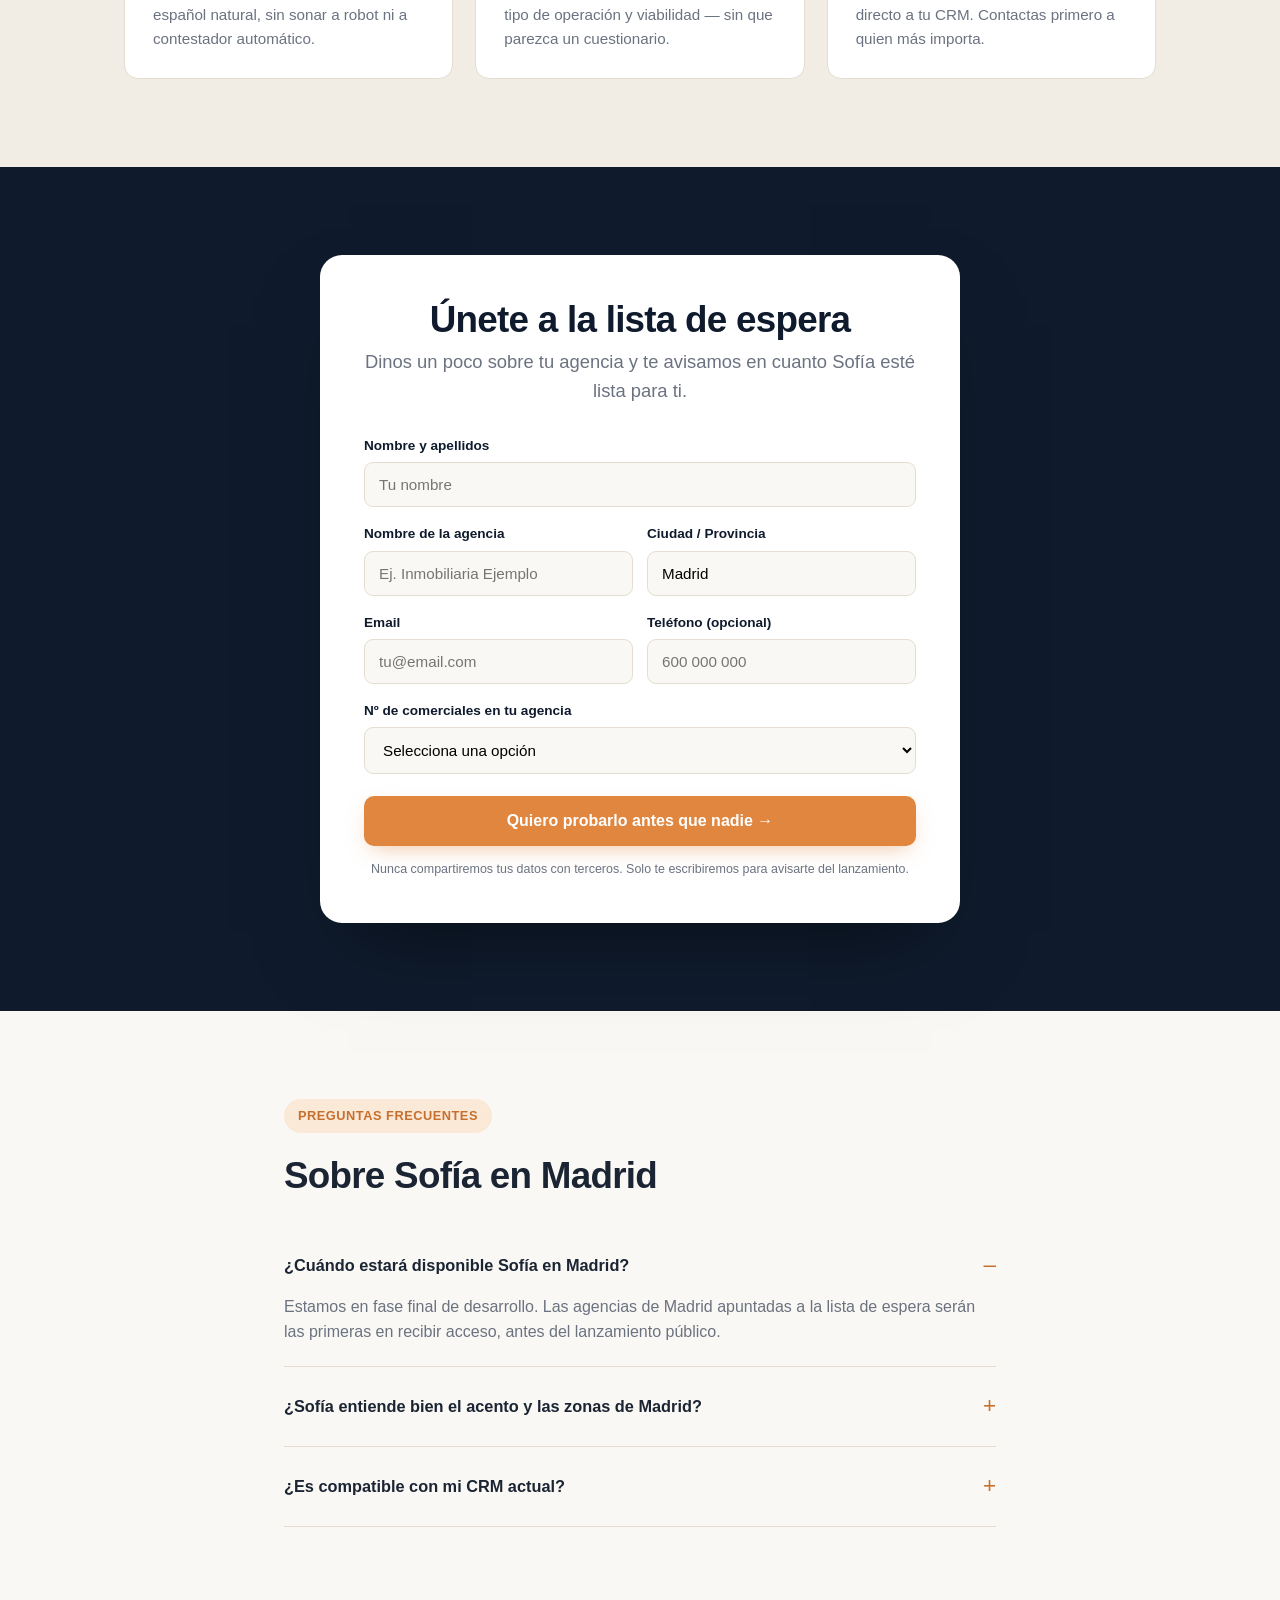
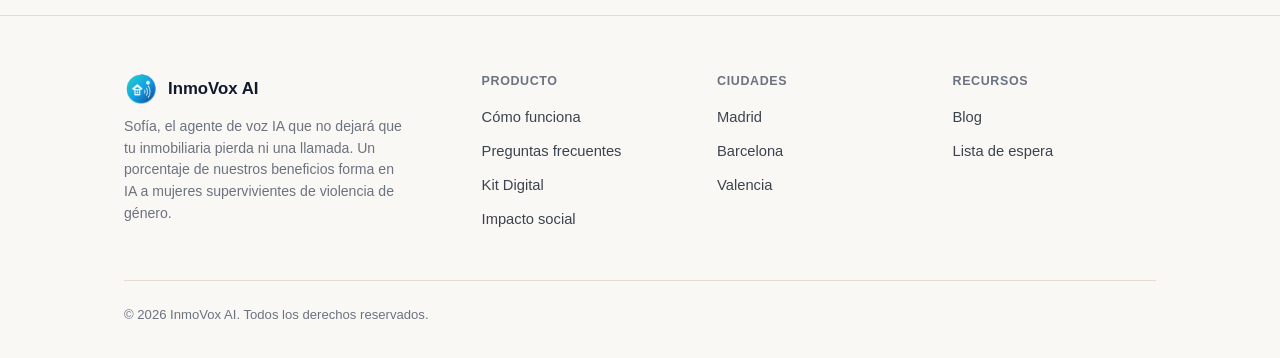
<file: agente-voz-ia-inmobiliaria-madrid.html>
<!DOCTYPE html>
<html lang="es">
<head>
<meta charset="UTF-8">
<meta name="viewport" content="width=device-width, initial-scale=1.0">

<link rel="icon" type="image/svg+xml" href="logo.svg">
<link rel="icon" type="image/png" sizes="32x32" href="favicon-32x32.png">
<link rel="icon" type="image/png" sizes="16x16" href="favicon-16x16.png">
<link rel="icon" href="favicon.ico" sizes="any">
<link rel="apple-touch-icon" href="apple-touch-icon.png">

<!-- Google tag (gtag.js) + Modo de Consentimiento v2 -->
<script>
  window.dataLayer = window.dataLayer || [];
  function gtag(){dataLayer.push(arguments);}
  // Por defecto denegado hasta que el usuario decida (cumplimiento RGPD/AEPD)
  gtag('consent', 'default', {
    'ad_storage': 'denied',
    'ad_user_data': 'denied',
    'ad_personalization': 'denied',
    'analytics_storage': 'denied',
    'wait_for_update': 500
  });
  gtag('js', new Date());
  gtag('config', 'G-6JZMBQBF9L');
</script>
<script async src="https://www.googletagmanager.com/gtag/js?id=G-6JZMBQBF9L"></script>
<script defer src="cookies.js"></script>


<title>Agente de Voz IA para Inmobiliarias en Madrid | InmoVox AI</title>
<meta name="description" content="Sofía, el agente de voz IA para inmobiliarias de Madrid: atiende, cualifica y envía leads a tu CRM 24/7. Únete gratis a la lista de espera antes del lanzamiento.">
<meta name="robots" content="index, follow">
<link rel="canonical" href="https://TU-DOMINIO-AQUI.com/agente-voz-ia-inmobiliaria-madrid.html">

<meta property="og:type" content="website">
<meta property="og:title" content="Agente de Voz IA para Inmobiliarias en Madrid | InmoVox AI">
<meta property="og:description" content="Sofía, el agente de voz IA para inmobiliarias de Madrid: atiende, cualifica y envía leads a tu CRM 24/7. Únete gratis a la lista de espera antes del lanzamiento.">
<meta property="og:url" content="https://TU-DOMINIO-AQUI.com/agente-voz-ia-inmobiliaria-madrid.html">
<meta property="og:locale" content="es_ES">
<meta property="og:image" content="https://inmovoxia-sofia.vercel.app/og-image.png">
<meta name="twitter:image" content="https://inmovoxia-sofia.vercel.app/og-image.png">

<meta name="twitter:card" content="summary_large_image">
<meta name="twitter:title" content="Agente de Voz IA para Inmobiliarias en Madrid | InmoVox AI">
<meta name="twitter:description" content="Sofía, el agente de voz IA para inmobiliarias de Madrid: atiende, cualifica y envía leads a tu CRM 24/7. Únete gratis a la lista de espera antes del lanzamiento.">

<link rel="stylesheet" href="style.css">
<script type="application/ld+json">
{
  "@context": "https://schema.org",
  "@type": "Organization",
  "name": "InmoVox AI",
  "description": "Sofía, el agente de voz IA para inmobiliarias en Madrid. Atiende, cualifica y envía leads al CRM de agencias pequeñas y medianas de Comunidad de Madrid, las 24 horas.",
  "areaServed": {
    "@type": "City",
    "name": "Madrid"
  },
  "knowsLanguage": "es"
}
</script>
</head>
<body>
<header>
  <div class="nav">
    <a href="index.html" class="brand"><img src="logo.png" alt="InmoVox AI" class="brand-logo" width="36" height="36"> InmoVox AI</a>
    <div class="nav-links">
      <a href="kit-digital.html">Kit Digital</a>
      <a href="blog.html">Blog</a>
      <a href="index.html#impacto">Impacto</a>
      <a href="#faq">FAQ</a>
    </div>
    <a href="#lista-espera" class="btn btn-primary nav-cta" style="padding:11px 20px;font-size:.9rem">Únete a la lista de espera</a>
  </div>
</header>
<main>

  <section class="hero" style="padding:56px 0 40px">
    <div class="wrap">
      <p class="breadcrumb"><a href="index.html">Inicio</a> / Agente de voz IA en Madrid</p>
      <span class="eyebrow">🇪🇸 Comunidad de Madrid · Próximamente</span>
      <h1 style="max-width:780px">El agente de voz IA para inmobiliarias de Madrid</h1>
      <p class="lede" style="max-width:680px">Sofía atenderá, cualificará y enviará a tu CRM cada llamada de tu inmobiliaria en Madrid, las 24 horas — también fuera de horario. Únete gratis a la lista de espera y sé de los primeros en probarlo en tu zona.</p>
      <div class="hero-ctas">
        <a href="#lista-espera" class="btn btn-primary">Quiero ser de los primeros en Madrid →</a>
        <a href="index.html#como-funcionara" class="btn btn-ghost">Ver cómo funcionará</a>
      </div>
      <div class="local-strip">
          <span class="local-chip">Salamanca</span>
          <span class="local-chip">Chamberí</span>
          <span class="local-chip">Retiro</span>
          <span class="local-chip">Chamartín</span>
          <span class="local-chip">Arganzuela</span>
      </div>
    </div>
  </section>

  <section>
    <div class="wrap">
      <span class="eyebrow">Por qué Madrid</span>
      <h2>La plaza con más agencias pyme de España</h2>
      <p class="lede">Madrid concentra una de las mayores densidades de agencias inmobiliarias pequeñas y medianas del país. Más competencia entre agencias también significa más presión por responder rápido — y más comisiones que se pierden cuando nadie coge el teléfono.</p>

      <div class="cards3" style="margin-top:36px">
        <div class="pain-card">
          <div class="pain-icon">📵</div>
          <div><h3>Estás en una visita en Madrid</h3><p style="color:var(--muted);font-size:.92rem">Suena el teléfono, no puedes contestar, y ese lead prueba con la siguiente inmobiliaria de la zona.</p></div>
        </div>
        <div class="pain-card">
          <div class="pain-icon">🌙</div>
          <div><h3>Es domingo por la noche</h3><p style="color:var(--muted);font-size:.92rem">Contestas igual, porque no contestar significa perder el lead. Tu vida personal paga la factura.</p></div>
        </div>
        <div class="pain-card">
          <div class="pain-icon">☎️</div>
          <div><h3>Llama fuera de horario</h3><p style="color:var(--muted);font-size:.92rem">Cuelga sin dejar mensaje. No hay forma de saber qué buscaba ni de recuperar ese contacto.</p></div>
        </div>
      </div>
    </div>
  </section>

  <section style="background:var(--paper-alt)">
    <div class="wrap">
      <span class="eyebrow">Así funcionará en tu agencia</span>
      <h2>Tres pasos, sin fricción</h2>
      <div class="cards3">
        <div class="card">
          <div class="num">01</div>
          <h3>El lead llama</h3>
          <p>Sofía descuelga en segundos, en español natural, sin sonar a robot ni a contestador automático.</p>
        </div>
        <div class="card">
          <div class="num">02</div>
          <h3>Sofía cualifica</h3>
          <p>Extrae zona de Madrid, presupuesto, tipo de operación y viabilidad — sin que parezca un cuestionario.</p>
        </div>
        <div class="card">
          <div class="num">03</div>
          <h3>Tu equipo actúa</h3>
          <p>El lead cualificado y puntuado llega directo a tu CRM. Contactas primero a quien más importa.</p>
        </div>
      </div>
    </div>
  </section>

<section id="lista-espera" class="form-section">
    <div class="wrap">
      <div class="form-wrap">
        <div id="formIntro">
          <h2>Únete a la lista de espera</h2>
          <p class="lede">Dinos un poco sobre tu agencia y te avisamos en cuanto Sofía esté lista para ti.</p>
          <form id="waitlistForm">
            <div class="field">
              <label for="nombre">Nombre y apellidos</label>
              <input type="text" id="nombre" name="nombre" required placeholder="Tu nombre">
            </div>
            <div class="row2">
              <div class="field">
                <label for="agencia">Nombre de la agencia</label>
                <input type="text" id="agencia" name="agencia" required placeholder="Ej. Inmobiliaria Ejemplo">
              </div>
              <div class="field">
                <label for="ciudad">Ciudad / Provincia</label>
                <input type="text" id="ciudad" name="ciudad" required value="Madrid" placeholder="Ej. Valencia">
              </div>
            </div>
            <div class="row2">
              <div class="field">
                <label for="email">Email</label>
                <input type="email" id="email" name="email" required placeholder="tu@email.com">
              </div>
              <div class="field">
                <label for="telefono">Teléfono (opcional)</label>
                <input type="tel" id="telefono" name="telefono" placeholder="600 000 000">
              </div>
            </div>
            <div class="field">
              <label for="comerciales">Nº de comerciales en tu agencia</label>
              <select id="comerciales" name="comerciales" required>
                <option value="" disabled selected>Selecciona una opción</option>
                <option value="1-3">1 a 3</option>
                <option value="4-6">4 a 6</option>
                <option value="7-10">7 a 10</option>
                <option value="10+">Más de 10</option>
              </select>
            </div>
            <button type="submit" class="btn btn-primary form-submit">Quiero probarlo antes que nadie →</button>
            <p class="privacy">Nunca compartiremos tus datos con terceros. Solo te escribiremos para avisarte del lanzamiento.</p>
          </form>
        </div>

        <div id="successMsg" class="success-msg">
          <div class="check">✓</div>
          <h2>¡Ya estás dentro!</h2>
          <p class="lede" style="margin-top:8px">Gracias por apuntarte. Te avisaremos en cuanto Sofía esté lista para tu agencia — con tus condiciones de fundador.</p>
        </div>
      </div>
    </div>
  </section>

  <section id="faq">
    <div class="wrap" style="max-width:760px">
      <span class="eyebrow">Preguntas frecuentes</span>
      <h2 style="margin-bottom:10px">Sobre Sofía en Madrid</h2>
      <div style="margin-top:30px">
        <details class="faq-item" open>
          <summary>¿Cuándo estará disponible Sofía en Madrid?</summary>
          <p>Estamos en fase final de desarrollo. Las agencias de Madrid apuntadas a la lista de espera serán las primeras en recibir acceso, antes del lanzamiento público.</p>
        </details>
        <details class="faq-item">
          <summary>¿Sofía entiende bien el acento y las zonas de Madrid?</summary>
          <p>Sí. Sofía usa voz 100% en español y está entrenada para reconocer nombres de barrios, distritos y zonas locales, no solo direcciones genéricas.</p>
        </details>
        <details class="faq-item">
          <summary>¿Es compatible con mi CRM actual?</summary>
          <p>Sofía está diseñada para integrarse con Salesforce, HubSpot, Inmovilla y cualquier CRM con API REST.</p>
        </details>
      </div>
    </div>
  </section>

</main>
<footer>
  <div class="wrap">
    <div class="foot-cols">
      <div class="foot-brand">
        <div class="brand"><img src="logo.png" alt="InmoVox AI" class="brand-logo" width="36" height="36"> InmoVox AI</div>
        <p>Sofía, el agente de voz IA que no dejará que tu inmobiliaria pierda ni una llamada. Un porcentaje de nuestros beneficios forma en IA a mujeres supervivientes de violencia de género.</p>
      </div>
      <div>
        <h4>Producto</h4>
        <ul>
          <li><a href="index.html#como-funcionara">Cómo funciona</a></li>
          <li><a href="#faq">Preguntas frecuentes</a></li>
          <li><a href="kit-digital.html">Kit Digital</a></li>
          <li><a href="index.html#impacto">Impacto social</a></li>
        </ul>
      </div>
      <div>
        <h4>Ciudades</h4>
        <ul>
          <li><a href="agente-voz-ia-inmobiliaria-madrid.html">Madrid</a></li>
          <li><a href="agente-voz-ia-inmobiliaria-barcelona.html">Barcelona</a></li>
          <li><a href="agente-voz-ia-inmobiliaria-valencia.html">Valencia</a></li>
        </ul>
      </div>
      <div>
        <h4>Recursos</h4>
        <ul>
          <li><a href="blog.html">Blog</a></li>
          <li><a href="#lista-espera">Lista de espera</a></li>
        </ul>
      </div>
    </div>
    <div class="foot-bottom">
      <p>© 2026 InmoVox AI. Todos los derechos reservados.</p>
    </div>
  </div>
</footer>
<script>
  // Conectado a Supabase (proyecto "Voice AI Inmobiliaria").
  // Tabla: public.waitlist_signups — RLS activo, solo permite INSERT publico (sin lectura).
  const SUPABASE_URL = 'https://ouoieuzhmzzmtzskmnyb.supabase.co';
  const SUPABASE_ANON_KEY = 'sb_publishable_kmMrrOkViVyddbEmUrlMnQ_MWT5SmJP';

  const form = document.getElementById('waitlistForm');
  if (form) {
    const submitBtn = form.querySelector('.form-submit');

    form.addEventListener('submit', async function (e) {
      e.preventDefault();

      const data = {
        nombre: form.nombre.value.trim(),
        agencia: form.agencia.value.trim(),
        ciudad: form.ciudad.value.trim(),
        email: form.email.value.trim(),
        telefono: form.telefono.value.trim() || null,
        comerciales: form.comerciales.value,
        pagina_origen: window.location.pathname
      };

      const originalBtnText = submitBtn.textContent;
      submitBtn.disabled = true;
      submitBtn.textContent = 'Enviando...';

      try {
        const res = await fetch(`${SUPABASE_URL}/rest/v1/waitlist_signups`, {
          method: 'POST',
          headers: {
            'Content-Type': 'application/json',
            'apikey': SUPABASE_ANON_KEY,
            'Authorization': `Bearer ${SUPABASE_ANON_KEY}`,
            'Prefer': 'return=minimal'
          },
          body: JSON.stringify(data)
        });

        if (res.ok) {
          document.getElementById('formIntro').style.display = 'none';
          document.getElementById('successMsg').style.display = 'block';
          return;
        }

        if (res.status === 409) {
          alert('Este email ya está en la lista de espera. Te avisaremos en cuanto Sofía esté lista.');
        } else {
          alert('No hemos podido guardar tu registro. Inténtalo de nuevo en unos segundos.');
        }
      } catch (err) {
        alert('No hemos podido conectar con el servidor. Comprueba tu conexión e inténtalo de nuevo.');
      } finally {
        submitBtn.disabled = false;
        submitBtn.textContent = originalBtnText;
      }
    });
  }
</script>
</body>
</html>
</file>
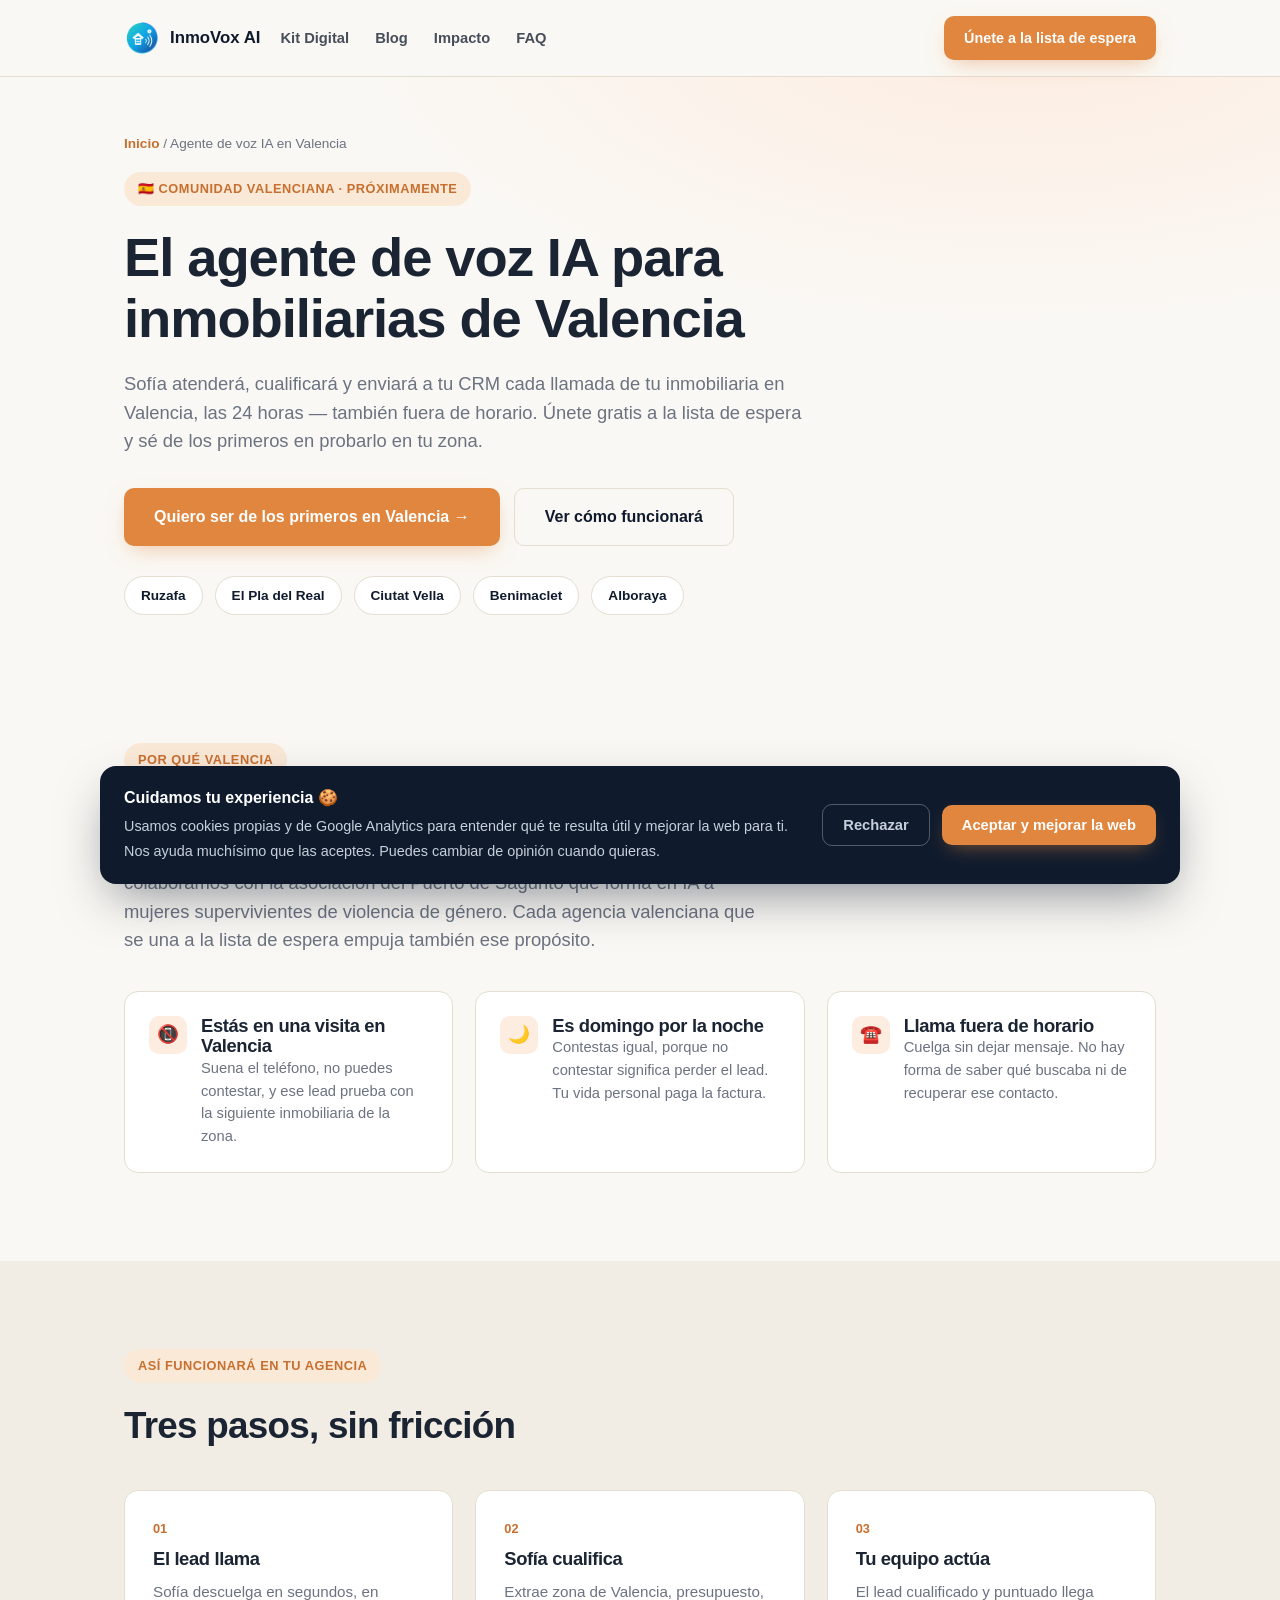
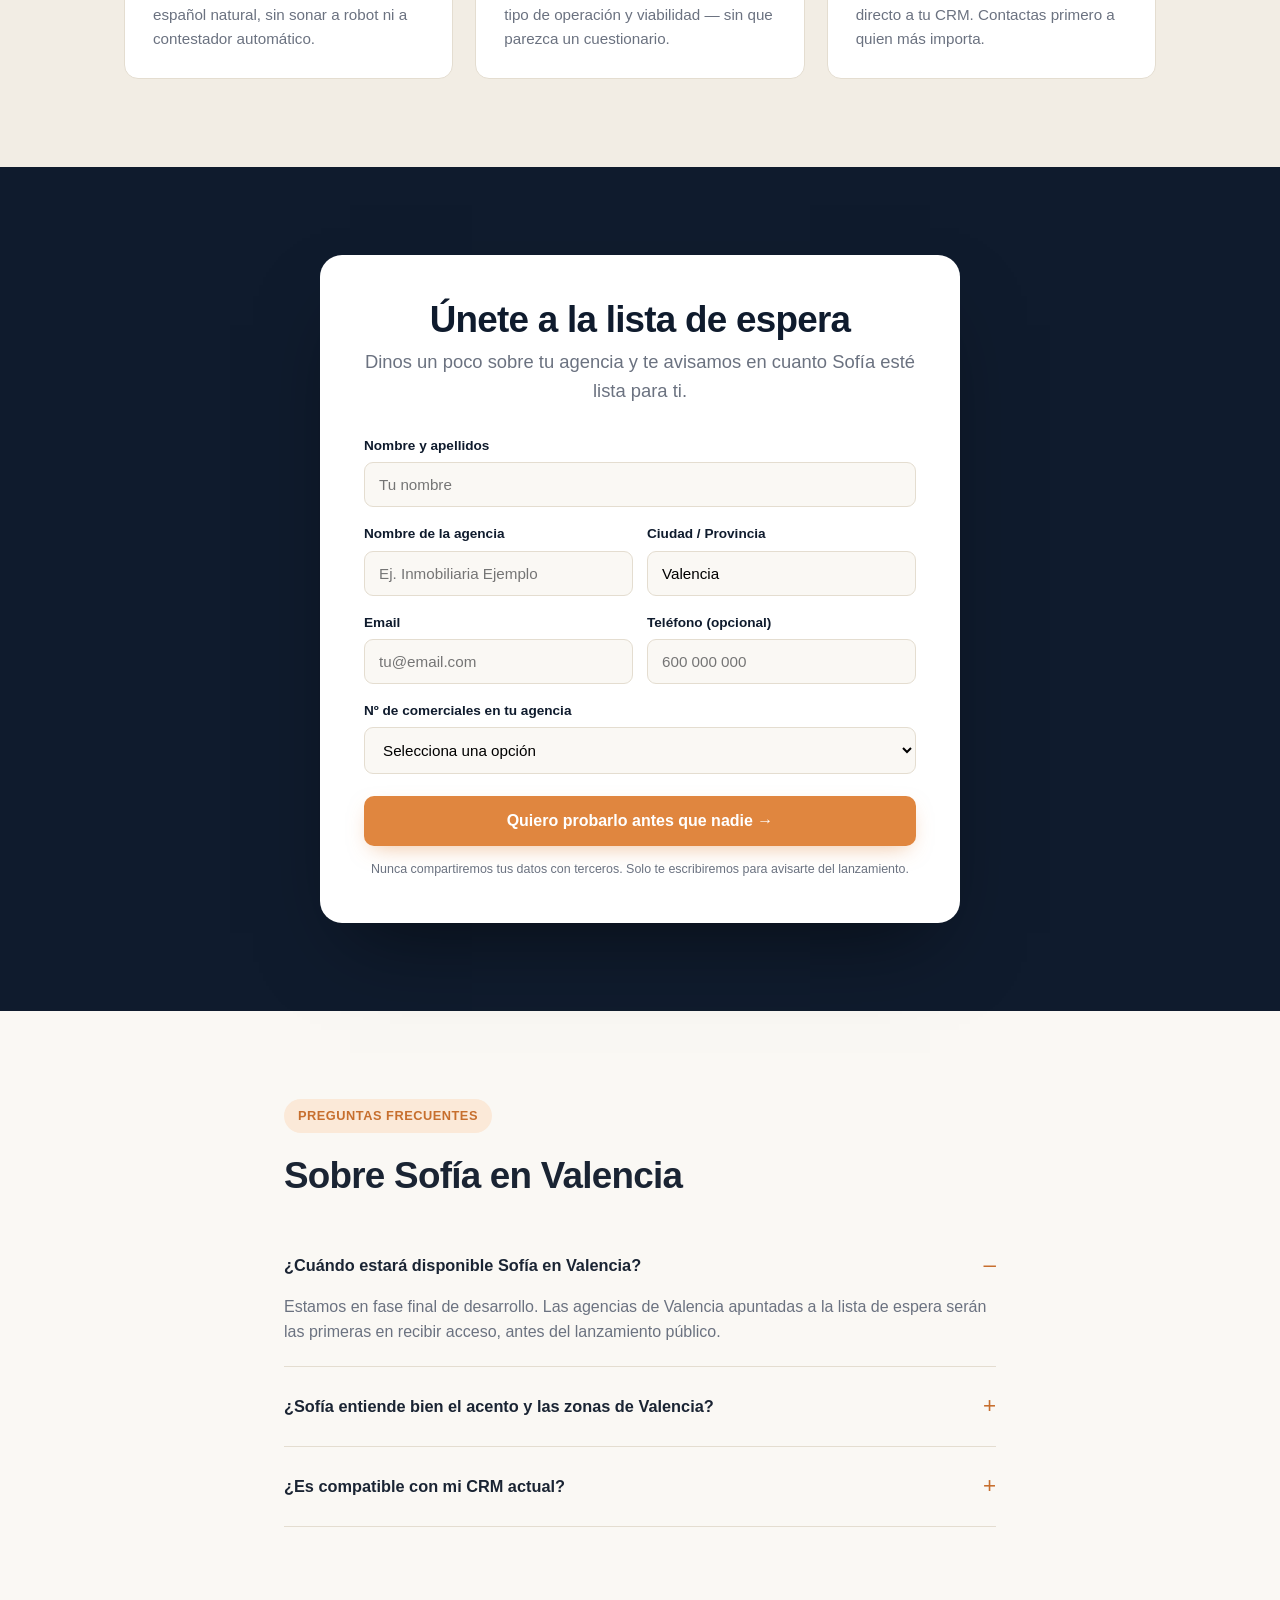
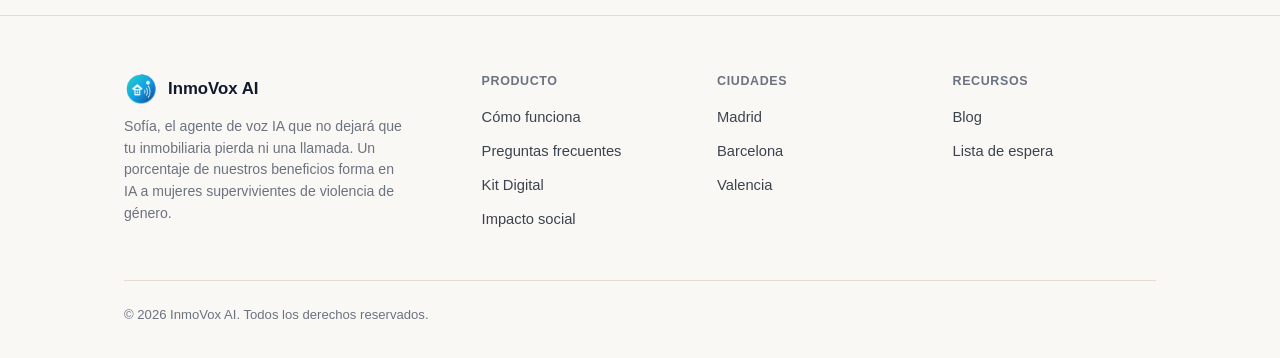
<file: agente-voz-ia-inmobiliaria-valencia.html>
<!DOCTYPE html>
<html lang="es">
<head>
<meta charset="UTF-8">
<meta name="viewport" content="width=device-width, initial-scale=1.0">

<link rel="icon" type="image/svg+xml" href="logo.svg">
<link rel="icon" type="image/png" sizes="32x32" href="favicon-32x32.png">
<link rel="icon" type="image/png" sizes="16x16" href="favicon-16x16.png">
<link rel="icon" href="favicon.ico" sizes="any">
<link rel="apple-touch-icon" href="apple-touch-icon.png">

<!-- Google tag (gtag.js) + Modo de Consentimiento v2 -->
<script>
  window.dataLayer = window.dataLayer || [];
  function gtag(){dataLayer.push(arguments);}
  // Por defecto denegado hasta que el usuario decida (cumplimiento RGPD/AEPD)
  gtag('consent', 'default', {
    'ad_storage': 'denied',
    'ad_user_data': 'denied',
    'ad_personalization': 'denied',
    'analytics_storage': 'denied',
    'wait_for_update': 500
  });
  gtag('js', new Date());
  gtag('config', 'G-6JZMBQBF9L');
</script>
<script async src="https://www.googletagmanager.com/gtag/js?id=G-6JZMBQBF9L"></script>
<script defer src="cookies.js"></script>


<title>Agente de Voz IA para Inmobiliarias en Valencia | InmoVox AI</title>
<meta name="description" content="Sofía, el agente de voz IA para inmobiliarias de Valencia: atiende, cualifica y envía leads a tu CRM 24/7. Únete gratis a la lista de espera antes del lanzamiento.">
<meta name="robots" content="index, follow">
<link rel="canonical" href="https://TU-DOMINIO-AQUI.com/agente-voz-ia-inmobiliaria-valencia.html">

<meta property="og:type" content="website">
<meta property="og:title" content="Agente de Voz IA para Inmobiliarias en Valencia | InmoVox AI">
<meta property="og:description" content="Sofía, el agente de voz IA para inmobiliarias de Valencia: atiende, cualifica y envía leads a tu CRM 24/7. Únete gratis a la lista de espera antes del lanzamiento.">
<meta property="og:url" content="https://TU-DOMINIO-AQUI.com/agente-voz-ia-inmobiliaria-valencia.html">
<meta property="og:locale" content="es_ES">
<meta property="og:image" content="https://inmovoxia-sofia.vercel.app/og-image.png">
<meta name="twitter:image" content="https://inmovoxia-sofia.vercel.app/og-image.png">

<meta name="twitter:card" content="summary_large_image">
<meta name="twitter:title" content="Agente de Voz IA para Inmobiliarias en Valencia | InmoVox AI">
<meta name="twitter:description" content="Sofía, el agente de voz IA para inmobiliarias de Valencia: atiende, cualifica y envía leads a tu CRM 24/7. Únete gratis a la lista de espera antes del lanzamiento.">

<link rel="stylesheet" href="style.css">
<script type="application/ld+json">
{
  "@context": "https://schema.org",
  "@type": "Organization",
  "name": "InmoVox AI",
  "description": "Sofía, el agente de voz IA para inmobiliarias en Valencia. Atiende, cualifica y envía leads al CRM de agencias pequeñas y medianas de Comunidad Valenciana, las 24 horas.",
  "areaServed": {
    "@type": "City",
    "name": "Valencia"
  },
  "knowsLanguage": "es"
}
</script>
</head>
<body>
<header>
  <div class="nav">
    <a href="index.html" class="brand"><img src="logo.png" alt="InmoVox AI" class="brand-logo" width="36" height="36"> InmoVox AI</a>
    <div class="nav-links">
      <a href="kit-digital.html">Kit Digital</a>
      <a href="blog.html">Blog</a>
      <a href="index.html#impacto">Impacto</a>
      <a href="#faq">FAQ</a>
    </div>
    <a href="#lista-espera" class="btn btn-primary nav-cta" style="padding:11px 20px;font-size:.9rem">Únete a la lista de espera</a>
  </div>
</header>
<main>

  <section class="hero" style="padding:56px 0 40px">
    <div class="wrap">
      <p class="breadcrumb"><a href="index.html">Inicio</a> / Agente de voz IA en Valencia</p>
      <span class="eyebrow">🇪🇸 Comunidad Valenciana · Próximamente</span>
      <h1 style="max-width:780px">El agente de voz IA para inmobiliarias de Valencia</h1>
      <p class="lede" style="max-width:680px">Sofía atenderá, cualificará y enviará a tu CRM cada llamada de tu inmobiliaria en Valencia, las 24 horas — también fuera de horario. Únete gratis a la lista de espera y sé de los primeros en probarlo en tu zona.</p>
      <div class="hero-ctas">
        <a href="#lista-espera" class="btn btn-primary">Quiero ser de los primeros en Valencia →</a>
        <a href="index.html#como-funcionara" class="btn btn-ghost">Ver cómo funcionará</a>
      </div>
      <div class="local-strip">
          <span class="local-chip">Ruzafa</span>
          <span class="local-chip">El Pla del Real</span>
          <span class="local-chip">Ciutat Vella</span>
          <span class="local-chip">Benimaclet</span>
          <span class="local-chip">Alboraya</span>
      </div>
    </div>
  </section>

  <section>
    <div class="wrap">
      <span class="eyebrow">Por qué Valencia</span>
      <h2>El origen de nuestra alianza social</h2>
      <p class="lede">Valencia no es una ciudad cualquiera para InmoVox AI: es donde colaboramos con la asociación del Puerto de Sagunto que forma en IA a mujeres supervivientes de violencia de género. Cada agencia valenciana que se una a la lista de espera empuja también ese propósito.</p>

      <div class="cards3" style="margin-top:36px">
        <div class="pain-card">
          <div class="pain-icon">📵</div>
          <div><h3>Estás en una visita en Valencia</h3><p style="color:var(--muted);font-size:.92rem">Suena el teléfono, no puedes contestar, y ese lead prueba con la siguiente inmobiliaria de la zona.</p></div>
        </div>
        <div class="pain-card">
          <div class="pain-icon">🌙</div>
          <div><h3>Es domingo por la noche</h3><p style="color:var(--muted);font-size:.92rem">Contestas igual, porque no contestar significa perder el lead. Tu vida personal paga la factura.</p></div>
        </div>
        <div class="pain-card">
          <div class="pain-icon">☎️</div>
          <div><h3>Llama fuera de horario</h3><p style="color:var(--muted);font-size:.92rem">Cuelga sin dejar mensaje. No hay forma de saber qué buscaba ni de recuperar ese contacto.</p></div>
        </div>
      </div>
    </div>
  </section>

  <section style="background:var(--paper-alt)">
    <div class="wrap">
      <span class="eyebrow">Así funcionará en tu agencia</span>
      <h2>Tres pasos, sin fricción</h2>
      <div class="cards3">
        <div class="card">
          <div class="num">01</div>
          <h3>El lead llama</h3>
          <p>Sofía descuelga en segundos, en español natural, sin sonar a robot ni a contestador automático.</p>
        </div>
        <div class="card">
          <div class="num">02</div>
          <h3>Sofía cualifica</h3>
          <p>Extrae zona de Valencia, presupuesto, tipo de operación y viabilidad — sin que parezca un cuestionario.</p>
        </div>
        <div class="card">
          <div class="num">03</div>
          <h3>Tu equipo actúa</h3>
          <p>El lead cualificado y puntuado llega directo a tu CRM. Contactas primero a quien más importa.</p>
        </div>
      </div>
    </div>
  </section>

<section id="lista-espera" class="form-section">
    <div class="wrap">
      <div class="form-wrap">
        <div id="formIntro">
          <h2>Únete a la lista de espera</h2>
          <p class="lede">Dinos un poco sobre tu agencia y te avisamos en cuanto Sofía esté lista para ti.</p>
          <form id="waitlistForm">
            <div class="field">
              <label for="nombre">Nombre y apellidos</label>
              <input type="text" id="nombre" name="nombre" required placeholder="Tu nombre">
            </div>
            <div class="row2">
              <div class="field">
                <label for="agencia">Nombre de la agencia</label>
                <input type="text" id="agencia" name="agencia" required placeholder="Ej. Inmobiliaria Ejemplo">
              </div>
              <div class="field">
                <label for="ciudad">Ciudad / Provincia</label>
                <input type="text" id="ciudad" name="ciudad" required value="Valencia" placeholder="Ej. Valencia">
              </div>
            </div>
            <div class="row2">
              <div class="field">
                <label for="email">Email</label>
                <input type="email" id="email" name="email" required placeholder="tu@email.com">
              </div>
              <div class="field">
                <label for="telefono">Teléfono (opcional)</label>
                <input type="tel" id="telefono" name="telefono" placeholder="600 000 000">
              </div>
            </div>
            <div class="field">
              <label for="comerciales">Nº de comerciales en tu agencia</label>
              <select id="comerciales" name="comerciales" required>
                <option value="" disabled selected>Selecciona una opción</option>
                <option value="1-3">1 a 3</option>
                <option value="4-6">4 a 6</option>
                <option value="7-10">7 a 10</option>
                <option value="10+">Más de 10</option>
              </select>
            </div>
            <button type="submit" class="btn btn-primary form-submit">Quiero probarlo antes que nadie →</button>
            <p class="privacy">Nunca compartiremos tus datos con terceros. Solo te escribiremos para avisarte del lanzamiento.</p>
          </form>
        </div>

        <div id="successMsg" class="success-msg">
          <div class="check">✓</div>
          <h2>¡Ya estás dentro!</h2>
          <p class="lede" style="margin-top:8px">Gracias por apuntarte. Te avisaremos en cuanto Sofía esté lista para tu agencia — con tus condiciones de fundador.</p>
        </div>
      </div>
    </div>
  </section>

  <section id="faq">
    <div class="wrap" style="max-width:760px">
      <span class="eyebrow">Preguntas frecuentes</span>
      <h2 style="margin-bottom:10px">Sobre Sofía en Valencia</h2>
      <div style="margin-top:30px">
        <details class="faq-item" open>
          <summary>¿Cuándo estará disponible Sofía en Valencia?</summary>
          <p>Estamos en fase final de desarrollo. Las agencias de Valencia apuntadas a la lista de espera serán las primeras en recibir acceso, antes del lanzamiento público.</p>
        </details>
        <details class="faq-item">
          <summary>¿Sofía entiende bien el acento y las zonas de Valencia?</summary>
          <p>Sí. Sofía usa voz 100% en español y está entrenada para reconocer nombres de barrios, distritos y zonas locales, no solo direcciones genéricas.</p>
        </details>
        <details class="faq-item">
          <summary>¿Es compatible con mi CRM actual?</summary>
          <p>Sofía está diseñada para integrarse con Salesforce, HubSpot, Inmovilla y cualquier CRM con API REST.</p>
        </details>
      </div>
    </div>
  </section>

</main>
<footer>
  <div class="wrap">
    <div class="foot-cols">
      <div class="foot-brand">
        <div class="brand"><img src="logo.png" alt="InmoVox AI" class="brand-logo" width="36" height="36"> InmoVox AI</div>
        <p>Sofía, el agente de voz IA que no dejará que tu inmobiliaria pierda ni una llamada. Un porcentaje de nuestros beneficios forma en IA a mujeres supervivientes de violencia de género.</p>
      </div>
      <div>
        <h4>Producto</h4>
        <ul>
          <li><a href="index.html#como-funcionara">Cómo funciona</a></li>
          <li><a href="#faq">Preguntas frecuentes</a></li>
          <li><a href="kit-digital.html">Kit Digital</a></li>
          <li><a href="index.html#impacto">Impacto social</a></li>
        </ul>
      </div>
      <div>
        <h4>Ciudades</h4>
        <ul>
          <li><a href="agente-voz-ia-inmobiliaria-madrid.html">Madrid</a></li>
          <li><a href="agente-voz-ia-inmobiliaria-barcelona.html">Barcelona</a></li>
          <li><a href="agente-voz-ia-inmobiliaria-valencia.html">Valencia</a></li>
        </ul>
      </div>
      <div>
        <h4>Recursos</h4>
        <ul>
          <li><a href="blog.html">Blog</a></li>
          <li><a href="#lista-espera">Lista de espera</a></li>
        </ul>
      </div>
    </div>
    <div class="foot-bottom">
      <p>© 2026 InmoVox AI. Todos los derechos reservados.</p>
    </div>
  </div>
</footer>
<script>
  // Conectado a Supabase (proyecto "Voice AI Inmobiliaria").
  // Tabla: public.waitlist_signups — RLS activo, solo permite INSERT publico (sin lectura).
  const SUPABASE_URL = 'https://ouoieuzhmzzmtzskmnyb.supabase.co';
  const SUPABASE_ANON_KEY = 'sb_publishable_kmMrrOkViVyddbEmUrlMnQ_MWT5SmJP';

  const form = document.getElementById('waitlistForm');
  if (form) {
    const submitBtn = form.querySelector('.form-submit');

    form.addEventListener('submit', async function (e) {
      e.preventDefault();

      const data = {
        nombre: form.nombre.value.trim(),
        agencia: form.agencia.value.trim(),
        ciudad: form.ciudad.value.trim(),
        email: form.email.value.trim(),
        telefono: form.telefono.value.trim() || null,
        comerciales: form.comerciales.value,
        pagina_origen: window.location.pathname
      };

      const originalBtnText = submitBtn.textContent;
      submitBtn.disabled = true;
      submitBtn.textContent = 'Enviando...';

      try {
        const res = await fetch(`${SUPABASE_URL}/rest/v1/waitlist_signups`, {
          method: 'POST',
          headers: {
            'Content-Type': 'application/json',
            'apikey': SUPABASE_ANON_KEY,
            'Authorization': `Bearer ${SUPABASE_ANON_KEY}`,
            'Prefer': 'return=minimal'
          },
          body: JSON.stringify(data)
        });

        if (res.ok) {
          document.getElementById('formIntro').style.display = 'none';
          document.getElementById('successMsg').style.display = 'block';
          return;
        }

        if (res.status === 409) {
          alert('Este email ya está en la lista de espera. Te avisaremos en cuanto Sofía esté lista.');
        } else {
          alert('No hemos podido guardar tu registro. Inténtalo de nuevo en unos segundos.');
        }
      } catch (err) {
        alert('No hemos podido conectar con el servidor. Comprueba tu conexión e inténtalo de nuevo.');
      } finally {
        submitBtn.disabled = false;
        submitBtn.textContent = originalBtnText;
      }
    });
  }
</script>
</body>
</html>
</file>
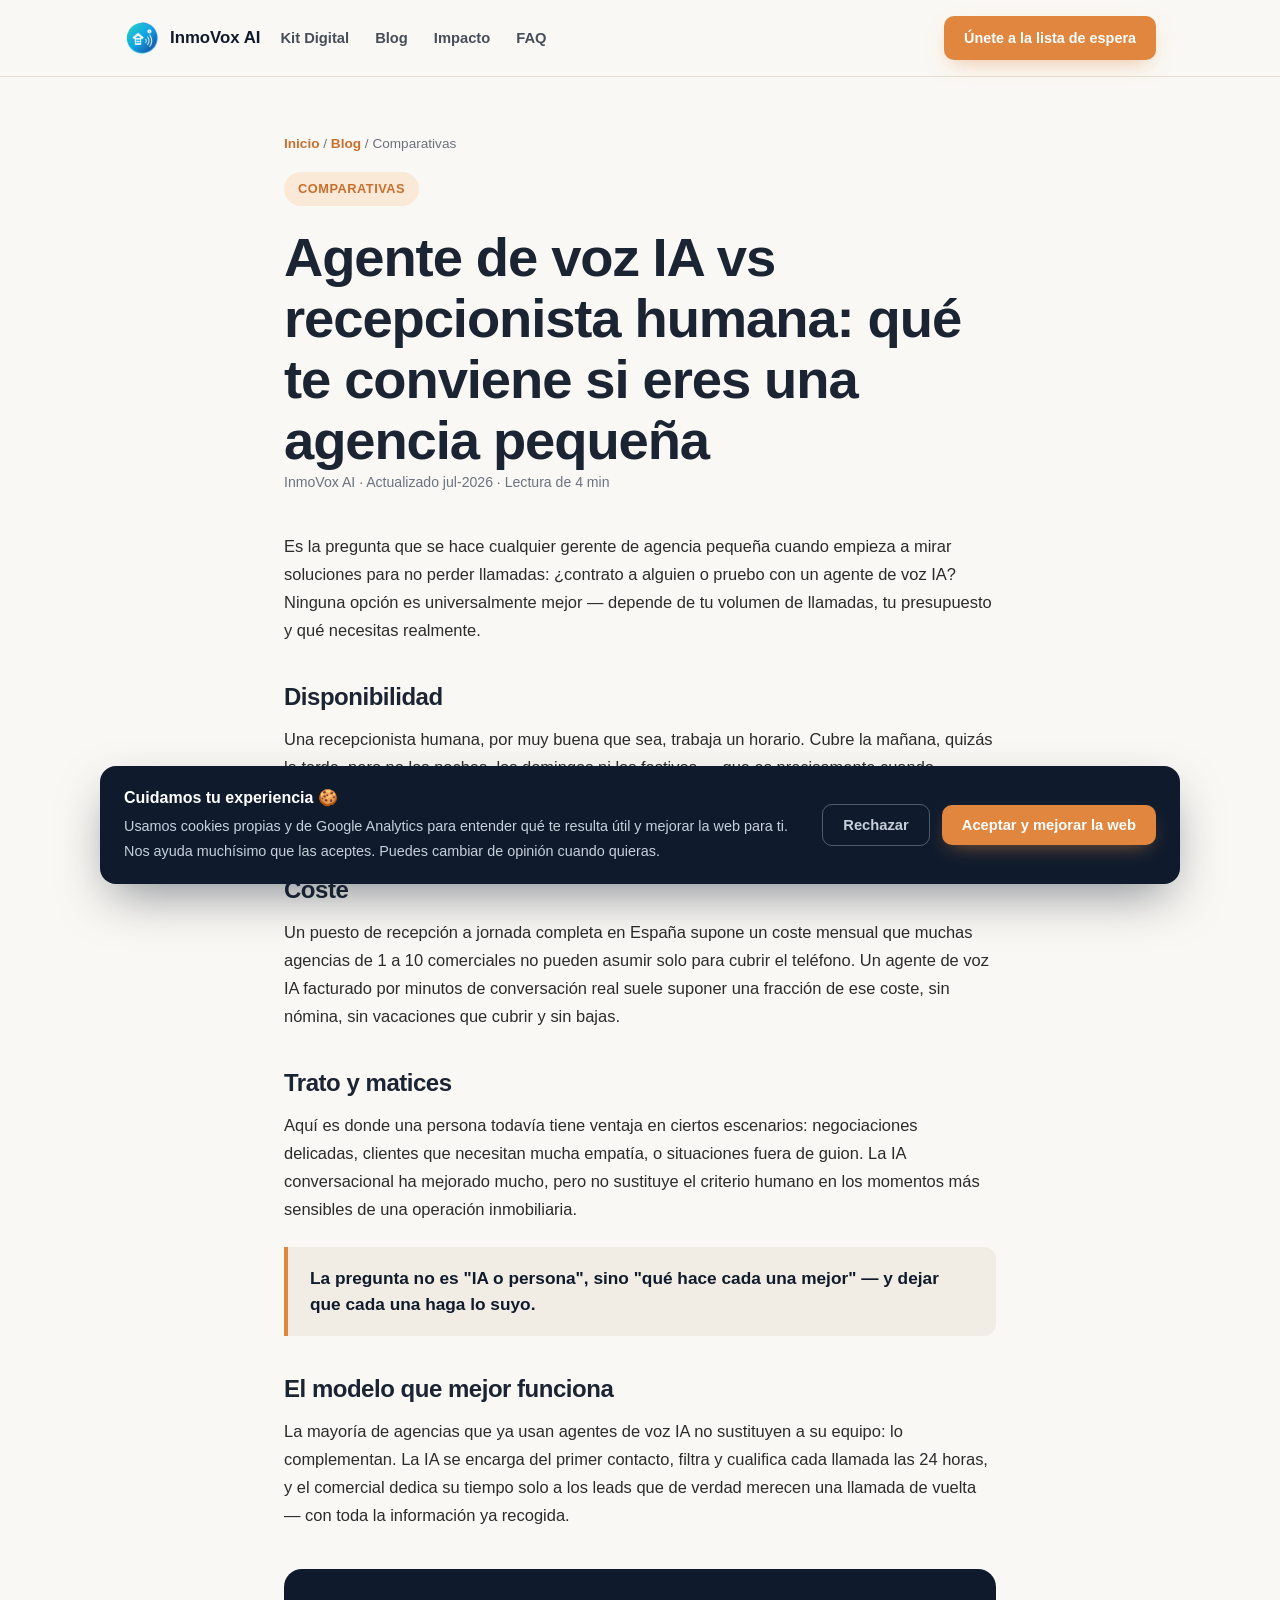
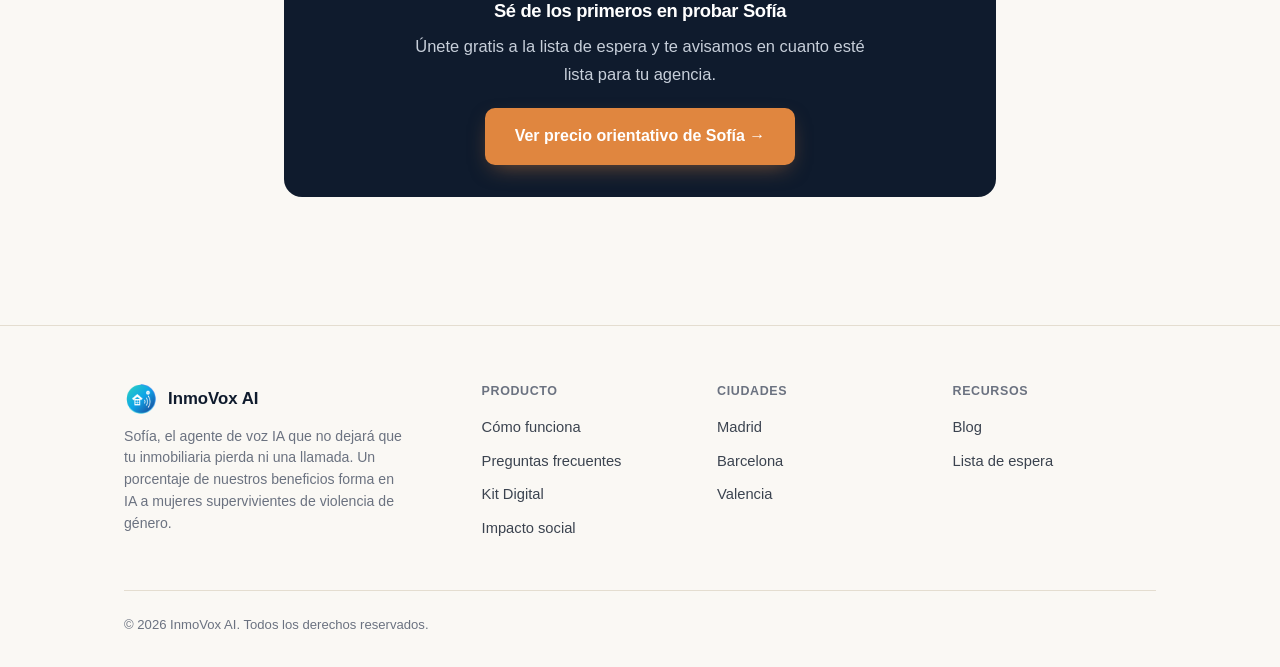
<file: blog-agente-voz-ia-vs-recepcionista.html>
<!DOCTYPE html>
<html lang="es">
<head>
<meta charset="UTF-8">
<meta name="viewport" content="width=device-width, initial-scale=1.0">

<link rel="icon" type="image/svg+xml" href="logo.svg">
<link rel="icon" type="image/png" sizes="32x32" href="favicon-32x32.png">
<link rel="icon" type="image/png" sizes="16x16" href="favicon-16x16.png">
<link rel="icon" href="favicon.ico" sizes="any">
<link rel="apple-touch-icon" href="apple-touch-icon.png">

<!-- Google tag (gtag.js) + Modo de Consentimiento v2 -->
<script>
  window.dataLayer = window.dataLayer || [];
  function gtag(){dataLayer.push(arguments);}
  // Por defecto denegado hasta que el usuario decida (cumplimiento RGPD/AEPD)
  gtag('consent', 'default', {
    'ad_storage': 'denied',
    'ad_user_data': 'denied',
    'ad_personalization': 'denied',
    'analytics_storage': 'denied',
    'wait_for_update': 500
  });
  gtag('js', new Date());
  gtag('config', 'G-6JZMBQBF9L');
</script>
<script async src="https://www.googletagmanager.com/gtag/js?id=G-6JZMBQBF9L"></script>
<script defer src="cookies.js"></script>


<title>Agente de voz IA vs recepcionista humana: qué te conviene si eres una agencia pequeña | Blog InmoVox AI</title>
<meta name="description" content="Comparativa honesta entre un agente de voz IA y una recepcionista humana para inmobiliarias pequeñas: coste, disponibilidad y cuándo conviene cada opción.">
<meta name="robots" content="index, follow">
<link rel="canonical" href="https://TU-DOMINIO-AQUI.com/blog-agente-voz-ia-vs-recepcionista.html">

<meta property="og:type" content="website">
<meta property="og:title" content="Agente de voz IA vs recepcionista humana: qué te conviene si eres una agencia pequeña">
<meta property="og:description" content="Comparativa honesta entre un agente de voz IA y una recepcionista humana para inmobiliarias pequeñas: coste, disponibilidad y cuándo conviene cada opción.">
<meta property="og:url" content="https://TU-DOMINIO-AQUI.com/blog-agente-voz-ia-vs-recepcionista.html">
<meta property="og:locale" content="es_ES">
<meta property="og:image" content="https://inmovoxia-sofia.vercel.app/og-image.png">
<meta name="twitter:image" content="https://inmovoxia-sofia.vercel.app/og-image.png">

<meta name="twitter:card" content="summary_large_image">
<meta name="twitter:title" content="Agente de voz IA vs recepcionista humana: qué te conviene si eres una agencia pequeña">
<meta name="twitter:description" content="Comparativa honesta entre un agente de voz IA y una recepcionista humana para inmobiliarias pequeñas: coste, disponibilidad y cuándo conviene cada opción.">

<link rel="stylesheet" href="style.css">
<script type="application/ld+json">
{
  "@context": "https://schema.org",
  "@type": "BlogPosting",
  "headline": "Agente de voz IA vs recepcionista humana: qué te conviene si eres una agencia pequeña",
  "description": "Comparativa honesta entre un agente de voz IA y una recepcionista humana para inmobiliarias pequeñas: coste, disponibilidad y cuándo conviene cada opción.",
  "author": { "@type": "Organization", "name": "InmoVox AI" },
  "publisher": { "@type": "Organization", "name": "InmoVox AI" },
  "datePublished": "2026-07-21",
  "mainEntityOfPage": "https://TU-DOMINIO-AQUI.com/blog-agente-voz-ia-vs-recepcionista.html",
  "inLanguage": "es"
}
</script>
</head>
<body>
<header>
  <div class="nav">
    <a href="index.html" class="brand"><img src="logo.png" alt="InmoVox AI" class="brand-logo" width="36" height="36"> InmoVox AI</a>
    <div class="nav-links">
      <a href="kit-digital.html">Kit Digital</a>
      <a href="blog.html">Blog</a>
      <a href="index.html#impacto">Impacto</a>
      <a href="index.html#faq">FAQ</a>
    </div>
    <a href="index.html#lista-espera" class="btn btn-primary nav-cta" style="padding:11px 20px;font-size:.9rem">Únete a la lista de espera</a>
  </div>
</header>
<main>

  <section style="padding:56px 0 20px">
    <div class="wrap article-head">
      <p class="breadcrumb"><a href="index.html">Inicio</a> / <a href="blog.html">Blog</a> / Comparativas</p>
      <span class="eyebrow">Comparativas</span>
      <h1>Agente de voz IA vs recepcionista humana: qué te conviene si eres una agencia pequeña</h1>
      <p class="article-meta">InmoVox AI · Actualizado jul-2026 · Lectura de 4 min</p>
    </div>
  </section>

  <section style="padding-top:0">
    <div class="wrap prose">

      <p>Es la pregunta que se hace cualquier gerente de agencia pequeña cuando empieza a mirar soluciones para no perder llamadas: ¿contrato a alguien o pruebo con un agente de voz IA? Ninguna opción es universalmente mejor — depende de tu volumen de llamadas, tu presupuesto y qué necesitas realmente.</p>

      <h2>Disponibilidad</h2>
      <p>Una recepcionista humana, por muy buena que sea, trabaja un horario. Cubre la mañana, quizás la tarde, pero no las noches, los domingos ni los festivos — que es precisamente cuando muchos compradores particulares tienen tiempo libre para buscar piso. Un agente de voz IA no tiene ese límite: atiende igual un martes a las 11:00 que un domingo a las 22:00.</p>

      <h2>Coste</h2>
      <p>Un puesto de recepción a jornada completa en España supone un coste mensual que muchas agencias de 1 a 10 comerciales no pueden asumir solo para cubrir el teléfono. Un agente de voz IA facturado por minutos de conversación real suele suponer una fracción de ese coste, sin nómina, sin vacaciones que cubrir y sin bajas.</p>

      <h2>Trato y matices</h2>
      <p>Aquí es donde una persona todavía tiene ventaja en ciertos escenarios: negociaciones delicadas, clientes que necesitan mucha empatía, o situaciones fuera de guion. La IA conversacional ha mejorado mucho, pero no sustituye el criterio humano en los momentos más sensibles de una operación inmobiliaria.</p>

      <blockquote>La pregunta no es "IA o persona", sino "qué hace cada una mejor" — y dejar que cada una haga lo suyo.</blockquote>

      <h2>El modelo que mejor funciona</h2>
      <p>La mayoría de agencias que ya usan agentes de voz IA no sustituyen a su equipo: lo complementan. La IA se encarga del primer contacto, filtra y cualifica cada llamada las 24 horas, y el comercial dedica su tiempo solo a los leads que de verdad merecen una llamada de vuelta — con toda la información ya recogida.</p>

      <div class="cta-box">
        <h3>Sé de los primeros en probar Sofía</h3>
        <p>Únete gratis a la lista de espera y te avisamos en cuanto esté lista para tu agencia.</p>
        <a href="index.html#faq" class="btn btn-primary">Ver precio orientativo de Sofía →</a>
      </div>
    </div>
  </section>

</main>
<footer>
  <div class="wrap">
    <div class="foot-cols">
      <div class="foot-brand">
        <div class="brand"><img src="logo.png" alt="InmoVox AI" class="brand-logo" width="36" height="36"> InmoVox AI</div>
        <p>Sofía, el agente de voz IA que no dejará que tu inmobiliaria pierda ni una llamada. Un porcentaje de nuestros beneficios forma en IA a mujeres supervivientes de violencia de género.</p>
      </div>
      <div>
        <h4>Producto</h4>
        <ul>
          <li><a href="index.html#como-funcionara">Cómo funciona</a></li>
          <li><a href="index.html#faq">Preguntas frecuentes</a></li>
          <li><a href="kit-digital.html">Kit Digital</a></li>
          <li><a href="index.html#impacto">Impacto social</a></li>
        </ul>
      </div>
      <div>
        <h4>Ciudades</h4>
        <ul>
          <li><a href="agente-voz-ia-inmobiliaria-madrid.html">Madrid</a></li>
          <li><a href="agente-voz-ia-inmobiliaria-barcelona.html">Barcelona</a></li>
          <li><a href="agente-voz-ia-inmobiliaria-valencia.html">Valencia</a></li>
        </ul>
      </div>
      <div>
        <h4>Recursos</h4>
        <ul>
          <li><a href="blog.html">Blog</a></li>
          <li><a href="index.html#lista-espera">Lista de espera</a></li>
        </ul>
      </div>
    </div>
    <div class="foot-bottom">
      <p>© 2026 InmoVox AI. Todos los derechos reservados.</p>
    </div>
  </div>
</footer>
<script>
  // Conectado a Supabase (proyecto "Voice AI Inmobiliaria").
  // Tabla: public.waitlist_signups — RLS activo, solo permite INSERT publico (sin lectura).
  const SUPABASE_URL = 'https://ouoieuzhmzzmtzskmnyb.supabase.co';
  const SUPABASE_ANON_KEY = 'sb_publishable_kmMrrOkViVyddbEmUrlMnQ_MWT5SmJP';

  const form = document.getElementById('waitlistForm');
  if (form) {
    const submitBtn = form.querySelector('.form-submit');

    form.addEventListener('submit', async function (e) {
      e.preventDefault();

      const data = {
        nombre: form.nombre.value.trim(),
        agencia: form.agencia.value.trim(),
        ciudad: form.ciudad.value.trim(),
        email: form.email.value.trim(),
        telefono: form.telefono.value.trim() || null,
        comerciales: form.comerciales.value,
        pagina_origen: window.location.pathname
      };

      const originalBtnText = submitBtn.textContent;
      submitBtn.disabled = true;
      submitBtn.textContent = 'Enviando...';

      try {
        const res = await fetch(`${SUPABASE_URL}/rest/v1/waitlist_signups`, {
          method: 'POST',
          headers: {
            'Content-Type': 'application/json',
            'apikey': SUPABASE_ANON_KEY,
            'Authorization': `Bearer ${SUPABASE_ANON_KEY}`,
            'Prefer': 'return=minimal'
          },
          body: JSON.stringify(data)
        });

        if (res.ok) {
          document.getElementById('formIntro').style.display = 'none';
          document.getElementById('successMsg').style.display = 'block';
          return;
        }

        if (res.status === 409) {
          alert('Este email ya está en la lista de espera. Te avisaremos en cuanto Sofía esté lista.');
        } else {
          alert('No hemos podido guardar tu registro. Inténtalo de nuevo en unos segundos.');
        }
      } catch (err) {
        alert('No hemos podido conectar con el servidor. Comprueba tu conexión e inténtalo de nuevo.');
      } finally {
        submitBtn.disabled = false;
        submitBtn.textContent = originalBtnText;
      }
    });
  }
</script>
</body>
</html>
</file>
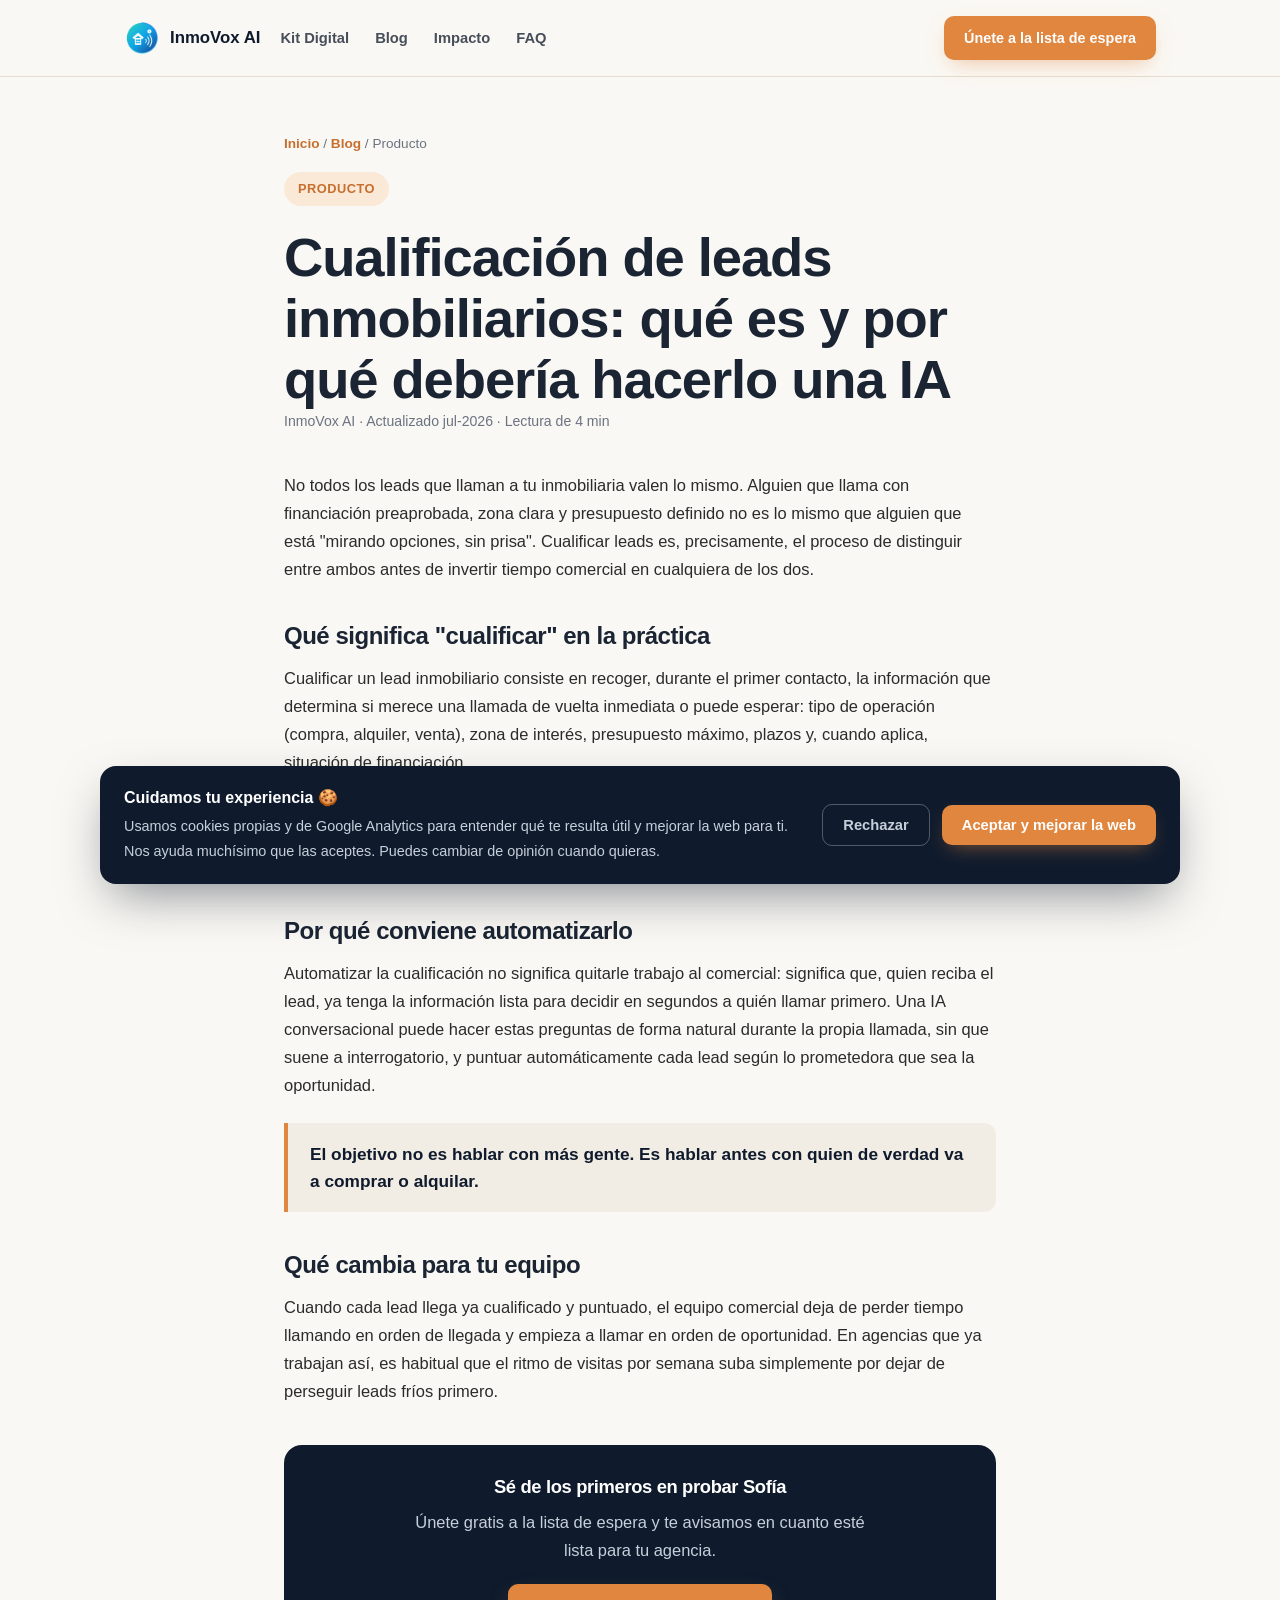
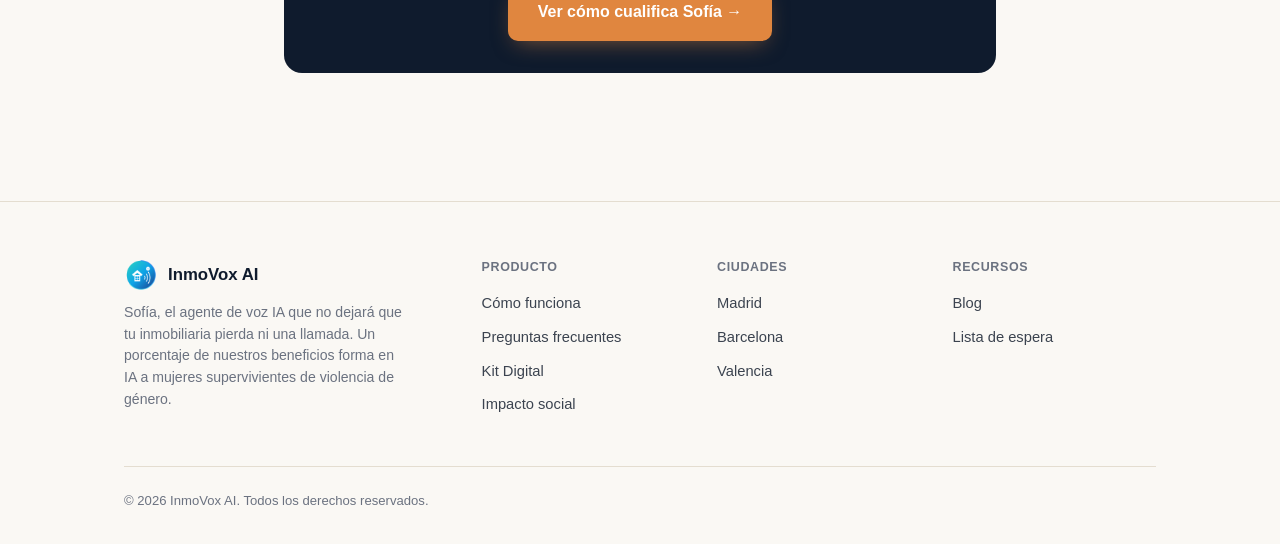
<file: blog-cualificacion-leads-inmobiliarios.html>
<!DOCTYPE html>
<html lang="es">
<head>
<meta charset="UTF-8">
<meta name="viewport" content="width=device-width, initial-scale=1.0">

<link rel="icon" type="image/svg+xml" href="logo.svg">
<link rel="icon" type="image/png" sizes="32x32" href="favicon-32x32.png">
<link rel="icon" type="image/png" sizes="16x16" href="favicon-16x16.png">
<link rel="icon" href="favicon.ico" sizes="any">
<link rel="apple-touch-icon" href="apple-touch-icon.png">

<!-- Google tag (gtag.js) + Modo de Consentimiento v2 -->
<script>
  window.dataLayer = window.dataLayer || [];
  function gtag(){dataLayer.push(arguments);}
  // Por defecto denegado hasta que el usuario decida (cumplimiento RGPD/AEPD)
  gtag('consent', 'default', {
    'ad_storage': 'denied',
    'ad_user_data': 'denied',
    'ad_personalization': 'denied',
    'analytics_storage': 'denied',
    'wait_for_update': 500
  });
  gtag('js', new Date());
  gtag('config', 'G-6JZMBQBF9L');
</script>
<script async src="https://www.googletagmanager.com/gtag/js?id=G-6JZMBQBF9L"></script>
<script defer src="cookies.js"></script>


<title>Cualificación de leads inmobiliarios: qué es y por qué debería hacerlo una IA | Blog InmoVox AI</title>
<meta name="description" content="Qué es la cualificación de leads inmobiliarios, por qué importa priorizar a quién llamas primero, y cómo un agente de voz IA lo automatiza en cada llamada.">
<meta name="robots" content="index, follow">
<link rel="canonical" href="https://TU-DOMINIO-AQUI.com/blog-cualificacion-leads-inmobiliarios.html">

<meta property="og:type" content="website">
<meta property="og:title" content="Cualificación de leads inmobiliarios: qué es y por qué debería hacerlo una IA">
<meta property="og:description" content="Qué es la cualificación de leads inmobiliarios, por qué importa priorizar a quién llamas primero, y cómo un agente de voz IA lo automatiza en cada llamada.">
<meta property="og:url" content="https://TU-DOMINIO-AQUI.com/blog-cualificacion-leads-inmobiliarios.html">
<meta property="og:locale" content="es_ES">
<meta property="og:image" content="https://inmovoxia-sofia.vercel.app/og-image.png">
<meta name="twitter:image" content="https://inmovoxia-sofia.vercel.app/og-image.png">

<meta name="twitter:card" content="summary_large_image">
<meta name="twitter:title" content="Cualificación de leads inmobiliarios: qué es y por qué debería hacerlo una IA">
<meta name="twitter:description" content="Qué es la cualificación de leads inmobiliarios, por qué importa priorizar a quién llamas primero, y cómo un agente de voz IA lo automatiza en cada llamada.">

<link rel="stylesheet" href="style.css">
<script type="application/ld+json">
{
  "@context": "https://schema.org",
  "@type": "BlogPosting",
  "headline": "Cualificación de leads inmobiliarios: qué es y por qué debería hacerlo una IA",
  "description": "Qué es la cualificación de leads inmobiliarios, por qué importa priorizar a quién llamas primero, y cómo un agente de voz IA lo automatiza en cada llamada.",
  "author": { "@type": "Organization", "name": "InmoVox AI" },
  "publisher": { "@type": "Organization", "name": "InmoVox AI" },
  "datePublished": "2026-07-21",
  "mainEntityOfPage": "https://TU-DOMINIO-AQUI.com/blog-cualificacion-leads-inmobiliarios.html",
  "inLanguage": "es"
}
</script>
</head>
<body>
<header>
  <div class="nav">
    <a href="index.html" class="brand"><img src="logo.png" alt="InmoVox AI" class="brand-logo" width="36" height="36"> InmoVox AI</a>
    <div class="nav-links">
      <a href="kit-digital.html">Kit Digital</a>
      <a href="blog.html">Blog</a>
      <a href="index.html#impacto">Impacto</a>
      <a href="index.html#faq">FAQ</a>
    </div>
    <a href="index.html#lista-espera" class="btn btn-primary nav-cta" style="padding:11px 20px;font-size:.9rem">Únete a la lista de espera</a>
  </div>
</header>
<main>

  <section style="padding:56px 0 20px">
    <div class="wrap article-head">
      <p class="breadcrumb"><a href="index.html">Inicio</a> / <a href="blog.html">Blog</a> / Producto</p>
      <span class="eyebrow">Producto</span>
      <h1>Cualificación de leads inmobiliarios: qué es y por qué debería hacerlo una IA</h1>
      <p class="article-meta">InmoVox AI · Actualizado jul-2026 · Lectura de 4 min</p>
    </div>
  </section>

  <section style="padding-top:0">
    <div class="wrap prose">

      <p>No todos los leads que llaman a tu inmobiliaria valen lo mismo. Alguien que llama con financiación preaprobada, zona clara y presupuesto definido no es lo mismo que alguien que está "mirando opciones, sin prisa". Cualificar leads es, precisamente, el proceso de distinguir entre ambos antes de invertir tiempo comercial en cualquiera de los dos.</p>

      <h2>Qué significa "cualificar" en la práctica</h2>
      <p>Cualificar un lead inmobiliario consiste en recoger, durante el primer contacto, la información que determina si merece una llamada de vuelta inmediata o puede esperar: tipo de operación (compra, alquiler, venta), zona de interés, presupuesto máximo, plazos y, cuando aplica, situación de financiación.</p>
      <p>El problema es que en la mayoría de agencias pequeñas esta cualificación depende de que el propio comercial la haga a mano, llamada a llamada, cuando tiene tiempo — es decir, de forma inconsistente y a menudo tarde.</p>

      <h2>Por qué conviene automatizarlo</h2>
      <p>Automatizar la cualificación no significa quitarle trabajo al comercial: significa que, quien reciba el lead, ya tenga la información lista para decidir en segundos a quién llamar primero. Una IA conversacional puede hacer estas preguntas de forma natural durante la propia llamada, sin que suene a interrogatorio, y puntuar automáticamente cada lead según lo prometedora que sea la oportunidad.</p>

      <blockquote>El objetivo no es hablar con más gente. Es hablar antes con quien de verdad va a comprar o alquilar.</blockquote>

      <h2>Qué cambia para tu equipo</h2>
      <p>Cuando cada lead llega ya cualificado y puntuado, el equipo comercial deja de perder tiempo llamando en orden de llegada y empieza a llamar en orden de oportunidad. En agencias que ya trabajan así, es habitual que el ritmo de visitas por semana suba simplemente por dejar de perseguir leads fríos primero.</p>

      <div class="cta-box">
        <h3>Sé de los primeros en probar Sofía</h3>
        <p>Únete gratis a la lista de espera y te avisamos en cuanto esté lista para tu agencia.</p>
        <a href="index.html#como-funcionara" class="btn btn-primary">Ver cómo cualifica Sofía →</a>
      </div>
    </div>
  </section>

</main>
<footer>
  <div class="wrap">
    <div class="foot-cols">
      <div class="foot-brand">
        <div class="brand"><img src="logo.png" alt="InmoVox AI" class="brand-logo" width="36" height="36"> InmoVox AI</div>
        <p>Sofía, el agente de voz IA que no dejará que tu inmobiliaria pierda ni una llamada. Un porcentaje de nuestros beneficios forma en IA a mujeres supervivientes de violencia de género.</p>
      </div>
      <div>
        <h4>Producto</h4>
        <ul>
          <li><a href="index.html#como-funcionara">Cómo funciona</a></li>
          <li><a href="index.html#faq">Preguntas frecuentes</a></li>
          <li><a href="kit-digital.html">Kit Digital</a></li>
          <li><a href="index.html#impacto">Impacto social</a></li>
        </ul>
      </div>
      <div>
        <h4>Ciudades</h4>
        <ul>
          <li><a href="agente-voz-ia-inmobiliaria-madrid.html">Madrid</a></li>
          <li><a href="agente-voz-ia-inmobiliaria-barcelona.html">Barcelona</a></li>
          <li><a href="agente-voz-ia-inmobiliaria-valencia.html">Valencia</a></li>
        </ul>
      </div>
      <div>
        <h4>Recursos</h4>
        <ul>
          <li><a href="blog.html">Blog</a></li>
          <li><a href="index.html#lista-espera">Lista de espera</a></li>
        </ul>
      </div>
    </div>
    <div class="foot-bottom">
      <p>© 2026 InmoVox AI. Todos los derechos reservados.</p>
    </div>
  </div>
</footer>
<script>
  // Conectado a Supabase (proyecto "Voice AI Inmobiliaria").
  // Tabla: public.waitlist_signups — RLS activo, solo permite INSERT publico (sin lectura).
  const SUPABASE_URL = 'https://ouoieuzhmzzmtzskmnyb.supabase.co';
  const SUPABASE_ANON_KEY = 'sb_publishable_kmMrrOkViVyddbEmUrlMnQ_MWT5SmJP';

  const form = document.getElementById('waitlistForm');
  if (form) {
    const submitBtn = form.querySelector('.form-submit');

    form.addEventListener('submit', async function (e) {
      e.preventDefault();

      const data = {
        nombre: form.nombre.value.trim(),
        agencia: form.agencia.value.trim(),
        ciudad: form.ciudad.value.trim(),
        email: form.email.value.trim(),
        telefono: form.telefono.value.trim() || null,
        comerciales: form.comerciales.value,
        pagina_origen: window.location.pathname
      };

      const originalBtnText = submitBtn.textContent;
      submitBtn.disabled = true;
      submitBtn.textContent = 'Enviando...';

      try {
        const res = await fetch(`${SUPABASE_URL}/rest/v1/waitlist_signups`, {
          method: 'POST',
          headers: {
            'Content-Type': 'application/json',
            'apikey': SUPABASE_ANON_KEY,
            'Authorization': `Bearer ${SUPABASE_ANON_KEY}`,
            'Prefer': 'return=minimal'
          },
          body: JSON.stringify(data)
        });

        if (res.ok) {
          document.getElementById('formIntro').style.display = 'none';
          document.getElementById('successMsg').style.display = 'block';
          return;
        }

        if (res.status === 409) {
          alert('Este email ya está en la lista de espera. Te avisaremos en cuanto Sofía esté lista.');
        } else {
          alert('No hemos podido guardar tu registro. Inténtalo de nuevo en unos segundos.');
        }
      } catch (err) {
        alert('No hemos podido conectar con el servidor. Comprueba tu conexión e inténtalo de nuevo.');
      } finally {
        submitBtn.disabled = false;
        submitBtn.textContent = originalBtnText;
      }
    });
  }
</script>
</body>
</html>
</file>
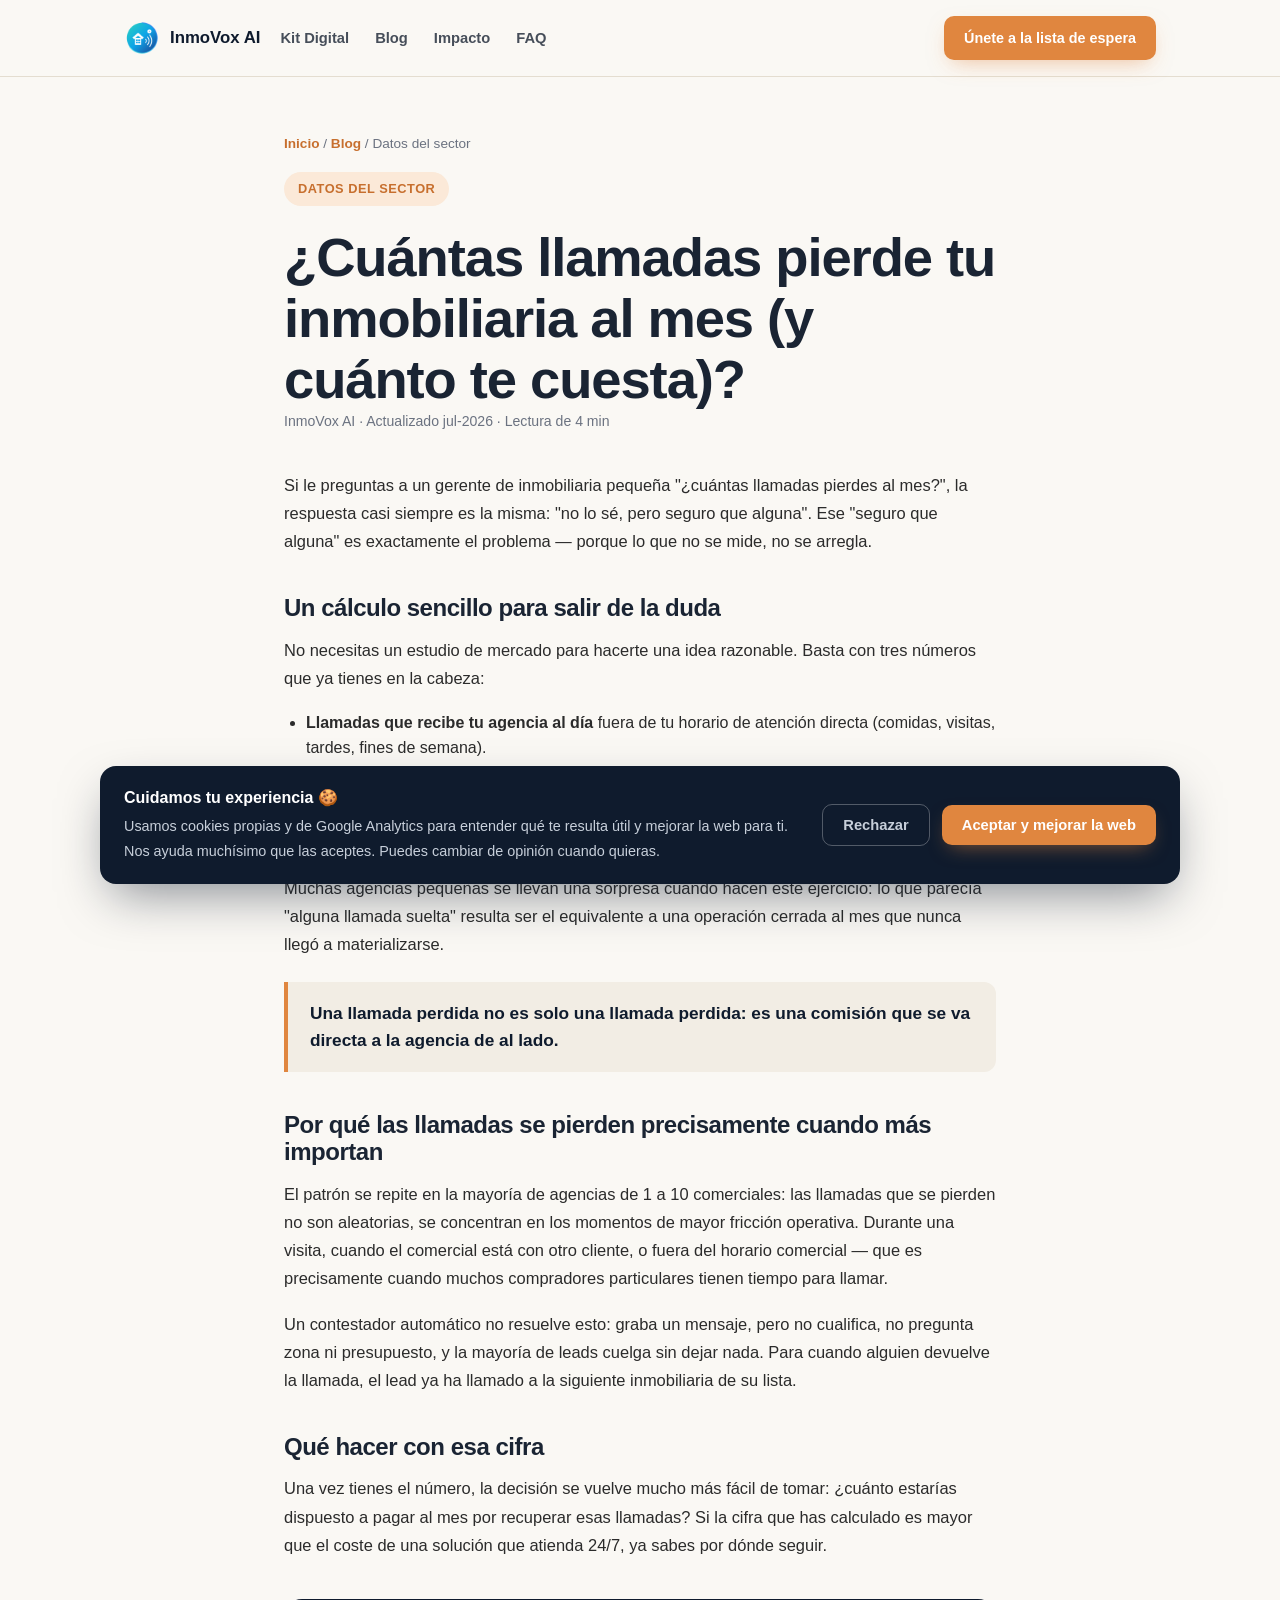
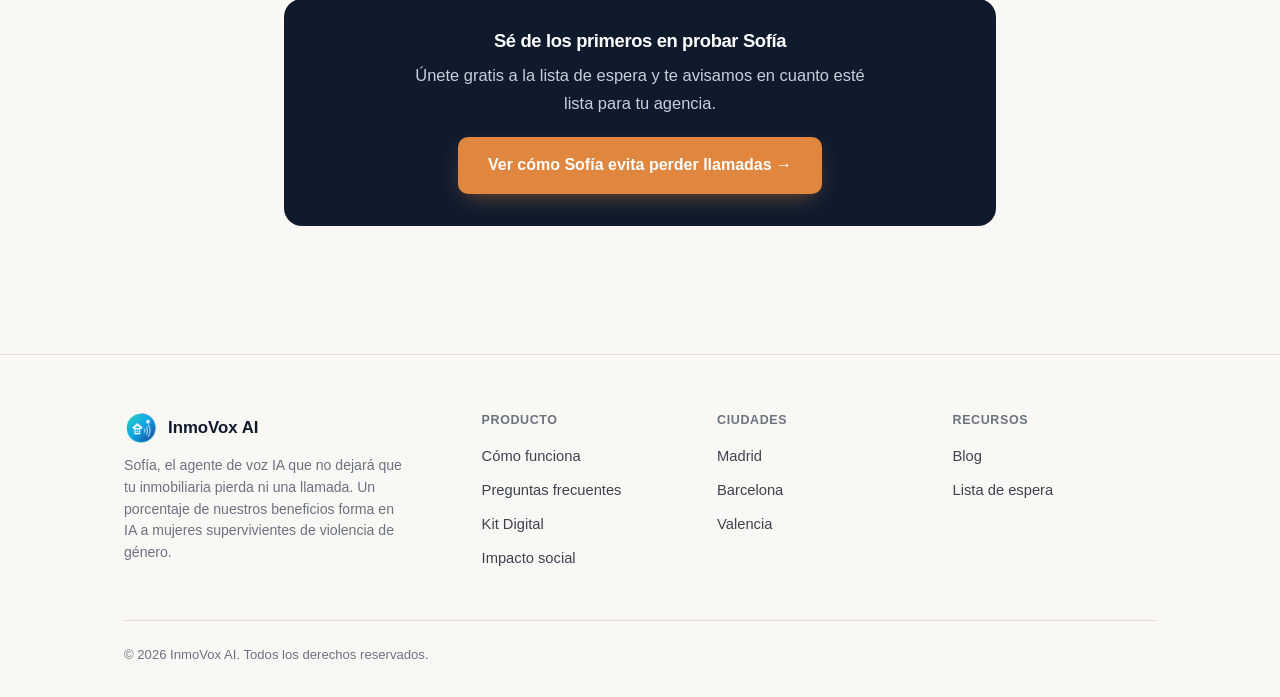
<file: blog-cuantas-llamadas-pierde-tu-inmobiliaria.html>
<!DOCTYPE html>
<html lang="es">
<head>
<meta charset="UTF-8">
<meta name="viewport" content="width=device-width, initial-scale=1.0">

<link rel="icon" type="image/svg+xml" href="logo.svg">
<link rel="icon" type="image/png" sizes="32x32" href="favicon-32x32.png">
<link rel="icon" type="image/png" sizes="16x16" href="favicon-16x16.png">
<link rel="icon" href="favicon.ico" sizes="any">
<link rel="apple-touch-icon" href="apple-touch-icon.png">

<!-- Google tag (gtag.js) + Modo de Consentimiento v2 -->
<script>
  window.dataLayer = window.dataLayer || [];
  function gtag(){dataLayer.push(arguments);}
  // Por defecto denegado hasta que el usuario decida (cumplimiento RGPD/AEPD)
  gtag('consent', 'default', {
    'ad_storage': 'denied',
    'ad_user_data': 'denied',
    'ad_personalization': 'denied',
    'analytics_storage': 'denied',
    'wait_for_update': 500
  });
  gtag('js', new Date());
  gtag('config', 'G-6JZMBQBF9L');
</script>
<script async src="https://www.googletagmanager.com/gtag/js?id=G-6JZMBQBF9L"></script>
<script defer src="cookies.js"></script>


<title>¿Cuántas llamadas pierde tu inmobiliaria al mes (y cuánto te cuesta)? | Blog InmoVox AI</title>
<meta name="description" content="Calcula cuántas llamadas pierde tu inmobiliaria al mes y cuánto te cuesta en comisiones. Un ejercicio sencillo antes de decidir cómo solucionarlo.">
<meta name="robots" content="index, follow">
<link rel="canonical" href="https://TU-DOMINIO-AQUI.com/blog-cuantas-llamadas-pierde-tu-inmobiliaria.html">

<meta property="og:type" content="website">
<meta property="og:title" content="¿Cuántas llamadas pierde tu inmobiliaria al mes (y cuánto te cuesta)?">
<meta property="og:description" content="Calcula cuántas llamadas pierde tu inmobiliaria al mes y cuánto te cuesta en comisiones. Un ejercicio sencillo antes de decidir cómo solucionarlo.">
<meta property="og:url" content="https://TU-DOMINIO-AQUI.com/blog-cuantas-llamadas-pierde-tu-inmobiliaria.html">
<meta property="og:locale" content="es_ES">
<meta property="og:image" content="https://inmovoxia-sofia.vercel.app/og-image.png">
<meta name="twitter:image" content="https://inmovoxia-sofia.vercel.app/og-image.png">

<meta name="twitter:card" content="summary_large_image">
<meta name="twitter:title" content="¿Cuántas llamadas pierde tu inmobiliaria al mes (y cuánto te cuesta)?">
<meta name="twitter:description" content="Calcula cuántas llamadas pierde tu inmobiliaria al mes y cuánto te cuesta en comisiones. Un ejercicio sencillo antes de decidir cómo solucionarlo.">

<link rel="stylesheet" href="style.css">
<script type="application/ld+json">
{
  "@context": "https://schema.org",
  "@type": "BlogPosting",
  "headline": "¿Cuántas llamadas pierde tu inmobiliaria al mes (y cuánto te cuesta)?",
  "description": "Calcula cuántas llamadas pierde tu inmobiliaria al mes y cuánto te cuesta en comisiones. Un ejercicio sencillo antes de decidir cómo solucionarlo.",
  "author": { "@type": "Organization", "name": "InmoVox AI" },
  "publisher": { "@type": "Organization", "name": "InmoVox AI" },
  "datePublished": "2026-07-21",
  "mainEntityOfPage": "https://TU-DOMINIO-AQUI.com/blog-cuantas-llamadas-pierde-tu-inmobiliaria.html",
  "inLanguage": "es"
}
</script>
</head>
<body>
<header>
  <div class="nav">
    <a href="index.html" class="brand"><img src="logo.png" alt="InmoVox AI" class="brand-logo" width="36" height="36"> InmoVox AI</a>
    <div class="nav-links">
      <a href="kit-digital.html">Kit Digital</a>
      <a href="blog.html">Blog</a>
      <a href="index.html#impacto">Impacto</a>
      <a href="index.html#faq">FAQ</a>
    </div>
    <a href="index.html#lista-espera" class="btn btn-primary nav-cta" style="padding:11px 20px;font-size:.9rem">Únete a la lista de espera</a>
  </div>
</header>
<main>

  <section style="padding:56px 0 20px">
    <div class="wrap article-head">
      <p class="breadcrumb"><a href="index.html">Inicio</a> / <a href="blog.html">Blog</a> / Datos del sector</p>
      <span class="eyebrow">Datos del sector</span>
      <h1>¿Cuántas llamadas pierde tu inmobiliaria al mes (y cuánto te cuesta)?</h1>
      <p class="article-meta">InmoVox AI · Actualizado jul-2026 · Lectura de 4 min</p>
    </div>
  </section>

  <section style="padding-top:0">
    <div class="wrap prose">

      <p>Si le preguntas a un gerente de inmobiliaria pequeña "¿cuántas llamadas pierdes al mes?", la respuesta casi siempre es la misma: "no lo sé, pero seguro que alguna". Ese "seguro que alguna" es exactamente el problema — porque lo que no se mide, no se arregla.</p>

      <h2>Un cálculo sencillo para salir de la duda</h2>
      <p>No necesitas un estudio de mercado para hacerte una idea razonable. Basta con tres números que ya tienes en la cabeza:</p>
      <ul>
        <li><strong>Llamadas que recibe tu agencia al día</strong> fuera de tu horario de atención directa (comidas, visitas, tardes, fines de semana).</li>
        <li><strong>Qué porcentaje de esas llamadas se pierde</strong> sin que nadie las coja ni las devuelva a tiempo.</li>
        <li><strong>El valor medio de una comisión</strong> cuando esa llamada sí se convierte en operación.</li>
      </ul>
      <p>Multiplica los tres y tendrás, por primera vez, una cifra en euros en lugar de una sensación. Muchas agencias pequeñas se llevan una sorpresa cuando hacen este ejercicio: lo que parecía "alguna llamada suelta" resulta ser el equivalente a una operación cerrada al mes que nunca llegó a materializarse.</p>

      <blockquote>Una llamada perdida no es solo una llamada perdida: es una comisión que se va directa a la agencia de al lado.</blockquote>

      <h2>Por qué las llamadas se pierden precisamente cuando más importan</h2>
      <p>El patrón se repite en la mayoría de agencias de 1 a 10 comerciales: las llamadas que se pierden no son aleatorias, se concentran en los momentos de mayor fricción operativa. Durante una visita, cuando el comercial está con otro cliente, o fuera del horario comercial — que es precisamente cuando muchos compradores particulares tienen tiempo para llamar.</p>
      <p>Un contestador automático no resuelve esto: graba un mensaje, pero no cualifica, no pregunta zona ni presupuesto, y la mayoría de leads cuelga sin dejar nada. Para cuando alguien devuelve la llamada, el lead ya ha llamado a la siguiente inmobiliaria de su lista.</p>

      <h2>Qué hacer con esa cifra</h2>
      <p>Una vez tienes el número, la decisión se vuelve mucho más fácil de tomar: ¿cuánto estarías dispuesto a pagar al mes por recuperar esas llamadas? Si la cifra que has calculado es mayor que el coste de una solución que atienda 24/7, ya sabes por dónde seguir.</p>

      <div class="cta-box">
        <h3>Sé de los primeros en probar Sofía</h3>
        <p>Únete gratis a la lista de espera y te avisamos en cuanto esté lista para tu agencia.</p>
        <a href="index.html#problema" class="btn btn-primary">Ver cómo Sofía evita perder llamadas →</a>
      </div>
    </div>
  </section>

</main>
<footer>
  <div class="wrap">
    <div class="foot-cols">
      <div class="foot-brand">
        <div class="brand"><img src="logo.png" alt="InmoVox AI" class="brand-logo" width="36" height="36"> InmoVox AI</div>
        <p>Sofía, el agente de voz IA que no dejará que tu inmobiliaria pierda ni una llamada. Un porcentaje de nuestros beneficios forma en IA a mujeres supervivientes de violencia de género.</p>
      </div>
      <div>
        <h4>Producto</h4>
        <ul>
          <li><a href="index.html#como-funcionara">Cómo funciona</a></li>
          <li><a href="index.html#faq">Preguntas frecuentes</a></li>
          <li><a href="kit-digital.html">Kit Digital</a></li>
          <li><a href="index.html#impacto">Impacto social</a></li>
        </ul>
      </div>
      <div>
        <h4>Ciudades</h4>
        <ul>
          <li><a href="agente-voz-ia-inmobiliaria-madrid.html">Madrid</a></li>
          <li><a href="agente-voz-ia-inmobiliaria-barcelona.html">Barcelona</a></li>
          <li><a href="agente-voz-ia-inmobiliaria-valencia.html">Valencia</a></li>
        </ul>
      </div>
      <div>
        <h4>Recursos</h4>
        <ul>
          <li><a href="blog.html">Blog</a></li>
          <li><a href="index.html#lista-espera">Lista de espera</a></li>
        </ul>
      </div>
    </div>
    <div class="foot-bottom">
      <p>© 2026 InmoVox AI. Todos los derechos reservados.</p>
    </div>
  </div>
</footer>
<script>
  // Conectado a Supabase (proyecto "Voice AI Inmobiliaria").
  // Tabla: public.waitlist_signups — RLS activo, solo permite INSERT publico (sin lectura).
  const SUPABASE_URL = 'https://ouoieuzhmzzmtzskmnyb.supabase.co';
  const SUPABASE_ANON_KEY = 'sb_publishable_kmMrrOkViVyddbEmUrlMnQ_MWT5SmJP';

  const form = document.getElementById('waitlistForm');
  if (form) {
    const submitBtn = form.querySelector('.form-submit');

    form.addEventListener('submit', async function (e) {
      e.preventDefault();

      const data = {
        nombre: form.nombre.value.trim(),
        agencia: form.agencia.value.trim(),
        ciudad: form.ciudad.value.trim(),
        email: form.email.value.trim(),
        telefono: form.telefono.value.trim() || null,
        comerciales: form.comerciales.value,
        pagina_origen: window.location.pathname
      };

      const originalBtnText = submitBtn.textContent;
      submitBtn.disabled = true;
      submitBtn.textContent = 'Enviando...';

      try {
        const res = await fetch(`${SUPABASE_URL}/rest/v1/waitlist_signups`, {
          method: 'POST',
          headers: {
            'Content-Type': 'application/json',
            'apikey': SUPABASE_ANON_KEY,
            'Authorization': `Bearer ${SUPABASE_ANON_KEY}`,
            'Prefer': 'return=minimal'
          },
          body: JSON.stringify(data)
        });

        if (res.ok) {
          document.getElementById('formIntro').style.display = 'none';
          document.getElementById('successMsg').style.display = 'block';
          return;
        }

        if (res.status === 409) {
          alert('Este email ya está en la lista de espera. Te avisaremos en cuanto Sofía esté lista.');
        } else {
          alert('No hemos podido guardar tu registro. Inténtalo de nuevo en unos segundos.');
        }
      } catch (err) {
        alert('No hemos podido conectar con el servidor. Comprueba tu conexión e inténtalo de nuevo.');
      } finally {
        submitBtn.disabled = false;
        submitBtn.textContent = originalBtnText;
      }
    });
  }
</script>
</body>
</html>
</file>
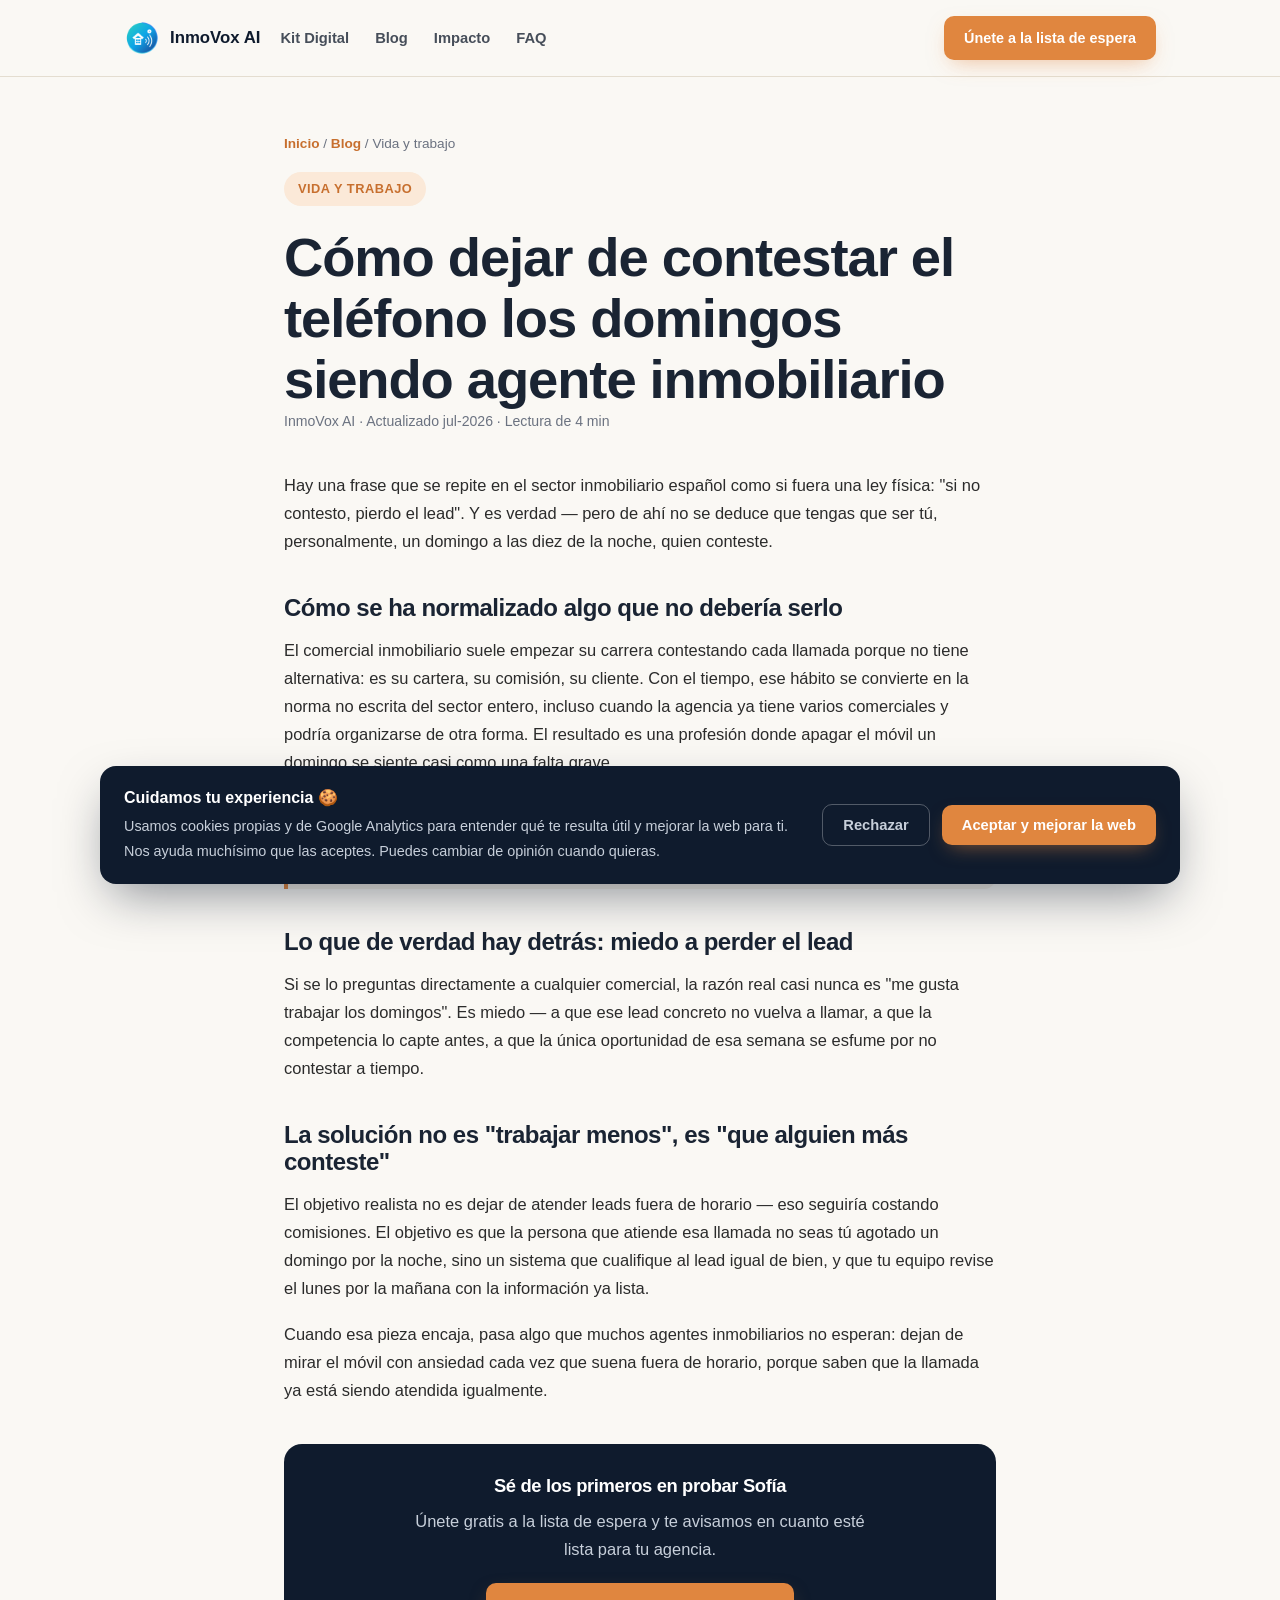
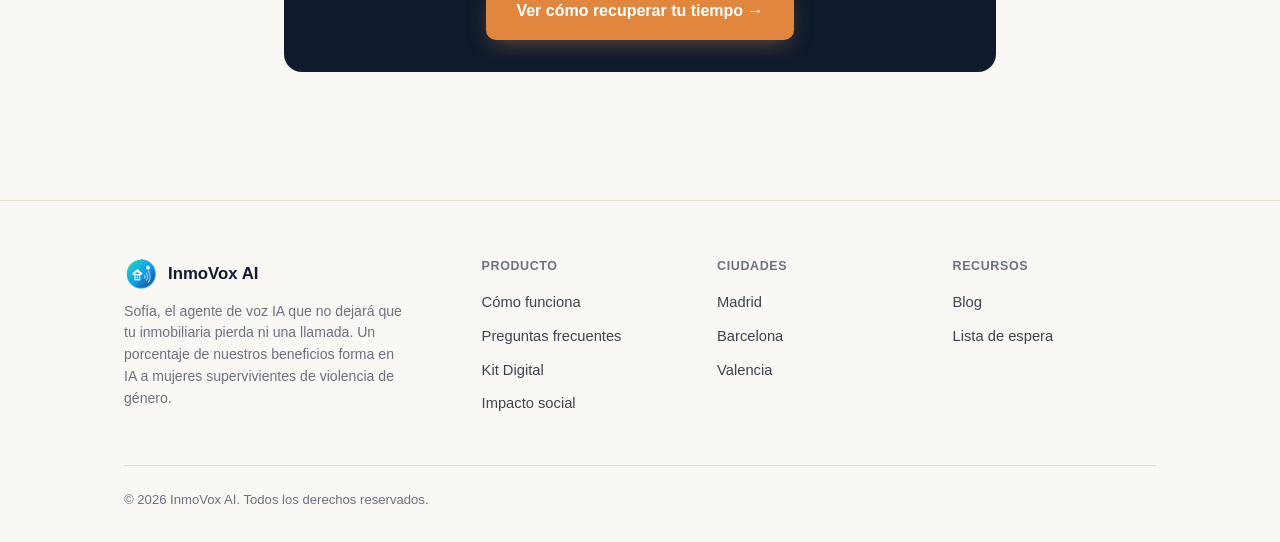
<file: blog-dejar-de-contestar-domingos.html>
<!DOCTYPE html>
<html lang="es">
<head>
<meta charset="UTF-8">
<meta name="viewport" content="width=device-width, initial-scale=1.0">

<link rel="icon" type="image/svg+xml" href="logo.svg">
<link rel="icon" type="image/png" sizes="32x32" href="favicon-32x32.png">
<link rel="icon" type="image/png" sizes="16x16" href="favicon-16x16.png">
<link rel="icon" href="favicon.ico" sizes="any">
<link rel="apple-touch-icon" href="apple-touch-icon.png">

<!-- Google tag (gtag.js) + Modo de Consentimiento v2 -->
<script>
  window.dataLayer = window.dataLayer || [];
  function gtag(){dataLayer.push(arguments);}
  // Por defecto denegado hasta que el usuario decida (cumplimiento RGPD/AEPD)
  gtag('consent', 'default', {
    'ad_storage': 'denied',
    'ad_user_data': 'denied',
    'ad_personalization': 'denied',
    'analytics_storage': 'denied',
    'wait_for_update': 500
  });
  gtag('js', new Date());
  gtag('config', 'G-6JZMBQBF9L');
</script>
<script async src="https://www.googletagmanager.com/gtag/js?id=G-6JZMBQBF9L"></script>
<script defer src="cookies.js"></script>


<title>Cómo dejar de contestar el teléfono los domingos siendo agente inmobiliario | Blog InmoVox AI</title>
<meta name="description" content="El sector inmobiliario ha normalizado responder llamadas fuera de horario. Te contamos por qué pasa y cómo dejar de hacerlo sin perder leads.">
<meta name="robots" content="index, follow">
<link rel="canonical" href="https://TU-DOMINIO-AQUI.com/blog-dejar-de-contestar-domingos.html">

<meta property="og:type" content="website">
<meta property="og:title" content="Cómo dejar de contestar el teléfono los domingos siendo agente inmobiliario">
<meta property="og:description" content="El sector inmobiliario ha normalizado responder llamadas fuera de horario. Te contamos por qué pasa y cómo dejar de hacerlo sin perder leads.">
<meta property="og:url" content="https://TU-DOMINIO-AQUI.com/blog-dejar-de-contestar-domingos.html">
<meta property="og:locale" content="es_ES">
<meta property="og:image" content="https://inmovoxia-sofia.vercel.app/og-image.png">
<meta name="twitter:image" content="https://inmovoxia-sofia.vercel.app/og-image.png">

<meta name="twitter:card" content="summary_large_image">
<meta name="twitter:title" content="Cómo dejar de contestar el teléfono los domingos siendo agente inmobiliario">
<meta name="twitter:description" content="El sector inmobiliario ha normalizado responder llamadas fuera de horario. Te contamos por qué pasa y cómo dejar de hacerlo sin perder leads.">

<link rel="stylesheet" href="style.css">
<script type="application/ld+json">
{
  "@context": "https://schema.org",
  "@type": "BlogPosting",
  "headline": "Cómo dejar de contestar el teléfono los domingos siendo agente inmobiliario",
  "description": "El sector inmobiliario ha normalizado responder llamadas fuera de horario. Te contamos por qué pasa y cómo dejar de hacerlo sin perder leads.",
  "author": { "@type": "Organization", "name": "InmoVox AI" },
  "publisher": { "@type": "Organization", "name": "InmoVox AI" },
  "datePublished": "2026-07-21",
  "mainEntityOfPage": "https://TU-DOMINIO-AQUI.com/blog-dejar-de-contestar-domingos.html",
  "inLanguage": "es"
}
</script>
</head>
<body>
<header>
  <div class="nav">
    <a href="index.html" class="brand"><img src="logo.png" alt="InmoVox AI" class="brand-logo" width="36" height="36"> InmoVox AI</a>
    <div class="nav-links">
      <a href="kit-digital.html">Kit Digital</a>
      <a href="blog.html">Blog</a>
      <a href="index.html#impacto">Impacto</a>
      <a href="index.html#faq">FAQ</a>
    </div>
    <a href="index.html#lista-espera" class="btn btn-primary nav-cta" style="padding:11px 20px;font-size:.9rem">Únete a la lista de espera</a>
  </div>
</header>
<main>

  <section style="padding:56px 0 20px">
    <div class="wrap article-head">
      <p class="breadcrumb"><a href="index.html">Inicio</a> / <a href="blog.html">Blog</a> / Vida y trabajo</p>
      <span class="eyebrow">Vida y trabajo</span>
      <h1>Cómo dejar de contestar el teléfono los domingos siendo agente inmobiliario</h1>
      <p class="article-meta">InmoVox AI · Actualizado jul-2026 · Lectura de 4 min</p>
    </div>
  </section>

  <section style="padding-top:0">
    <div class="wrap prose">

      <p>Hay una frase que se repite en el sector inmobiliario español como si fuera una ley física: "si no contesto, pierdo el lead". Y es verdad — pero de ahí no se deduce que tengas que ser tú, personalmente, un domingo a las diez de la noche, quien conteste.</p>

      <h2>Cómo se ha normalizado algo que no debería serlo</h2>
      <p>El comercial inmobiliario suele empezar su carrera contestando cada llamada porque no tiene alternativa: es su cartera, su comisión, su cliente. Con el tiempo, ese hábito se convierte en la norma no escrita del sector entero, incluso cuando la agencia ya tiene varios comerciales y podría organizarse de otra forma. El resultado es una profesión donde apagar el móvil un domingo se siente casi como una falta grave.</p>

      <blockquote>El derecho a la desconexión digital existe en la ley española desde 2018. En la práctica, el sector inmobiliario lleva años sin aplicárselo a sí mismo.</blockquote>

      <h2>Lo que de verdad hay detrás: miedo a perder el lead</h2>
      <p>Si se lo preguntas directamente a cualquier comercial, la razón real casi nunca es "me gusta trabajar los domingos". Es miedo — a que ese lead concreto no vuelva a llamar, a que la competencia lo capte antes, a que la única oportunidad de esa semana se esfume por no contestar a tiempo.</p>

      <h2>La solución no es "trabajar menos", es "que alguien más conteste"</h2>
      <p>El objetivo realista no es dejar de atender leads fuera de horario — eso seguiría costando comisiones. El objetivo es que la persona que atiende esa llamada no seas tú agotado un domingo por la noche, sino un sistema que cualifique al lead igual de bien, y que tu equipo revise el lunes por la mañana con la información ya lista.</p>
      <p>Cuando esa pieza encaja, pasa algo que muchos agentes inmobiliarios no esperan: dejan de mirar el móvil con ansiedad cada vez que suena fuera de horario, porque saben que la llamada ya está siendo atendida igualmente.</p>

      <div class="cta-box">
        <h3>Sé de los primeros en probar Sofía</h3>
        <p>Únete gratis a la lista de espera y te avisamos en cuanto esté lista para tu agencia.</p>
        <a href="index.html#recupera-tu-tiempo" class="btn btn-primary">Ver cómo recuperar tu tiempo →</a>
      </div>
    </div>
  </section>

</main>
<footer>
  <div class="wrap">
    <div class="foot-cols">
      <div class="foot-brand">
        <div class="brand"><img src="logo.png" alt="InmoVox AI" class="brand-logo" width="36" height="36"> InmoVox AI</div>
        <p>Sofía, el agente de voz IA que no dejará que tu inmobiliaria pierda ni una llamada. Un porcentaje de nuestros beneficios forma en IA a mujeres supervivientes de violencia de género.</p>
      </div>
      <div>
        <h4>Producto</h4>
        <ul>
          <li><a href="index.html#como-funcionara">Cómo funciona</a></li>
          <li><a href="index.html#faq">Preguntas frecuentes</a></li>
          <li><a href="kit-digital.html">Kit Digital</a></li>
          <li><a href="index.html#impacto">Impacto social</a></li>
        </ul>
      </div>
      <div>
        <h4>Ciudades</h4>
        <ul>
          <li><a href="agente-voz-ia-inmobiliaria-madrid.html">Madrid</a></li>
          <li><a href="agente-voz-ia-inmobiliaria-barcelona.html">Barcelona</a></li>
          <li><a href="agente-voz-ia-inmobiliaria-valencia.html">Valencia</a></li>
        </ul>
      </div>
      <div>
        <h4>Recursos</h4>
        <ul>
          <li><a href="blog.html">Blog</a></li>
          <li><a href="index.html#lista-espera">Lista de espera</a></li>
        </ul>
      </div>
    </div>
    <div class="foot-bottom">
      <p>© 2026 InmoVox AI. Todos los derechos reservados.</p>
    </div>
  </div>
</footer>
<script>
  // Conectado a Supabase (proyecto "Voice AI Inmobiliaria").
  // Tabla: public.waitlist_signups — RLS activo, solo permite INSERT publico (sin lectura).
  const SUPABASE_URL = 'https://ouoieuzhmzzmtzskmnyb.supabase.co';
  const SUPABASE_ANON_KEY = 'sb_publishable_kmMrrOkViVyddbEmUrlMnQ_MWT5SmJP';

  const form = document.getElementById('waitlistForm');
  if (form) {
    const submitBtn = form.querySelector('.form-submit');

    form.addEventListener('submit', async function (e) {
      e.preventDefault();

      const data = {
        nombre: form.nombre.value.trim(),
        agencia: form.agencia.value.trim(),
        ciudad: form.ciudad.value.trim(),
        email: form.email.value.trim(),
        telefono: form.telefono.value.trim() || null,
        comerciales: form.comerciales.value,
        pagina_origen: window.location.pathname
      };

      const originalBtnText = submitBtn.textContent;
      submitBtn.disabled = true;
      submitBtn.textContent = 'Enviando...';

      try {
        const res = await fetch(`${SUPABASE_URL}/rest/v1/waitlist_signups`, {
          method: 'POST',
          headers: {
            'Content-Type': 'application/json',
            'apikey': SUPABASE_ANON_KEY,
            'Authorization': `Bearer ${SUPABASE_ANON_KEY}`,
            'Prefer': 'return=minimal'
          },
          body: JSON.stringify(data)
        });

        if (res.ok) {
          document.getElementById('formIntro').style.display = 'none';
          document.getElementById('successMsg').style.display = 'block';
          return;
        }

        if (res.status === 409) {
          alert('Este email ya está en la lista de espera. Te avisaremos en cuanto Sofía esté lista.');
        } else {
          alert('No hemos podido guardar tu registro. Inténtalo de nuevo en unos segundos.');
        }
      } catch (err) {
        alert('No hemos podido conectar con el servidor. Comprueba tu conexión e inténtalo de nuevo.');
      } finally {
        submitBtn.disabled = false;
        submitBtn.textContent = originalBtnText;
      }
    });
  }
</script>
</body>
</html>
</file>
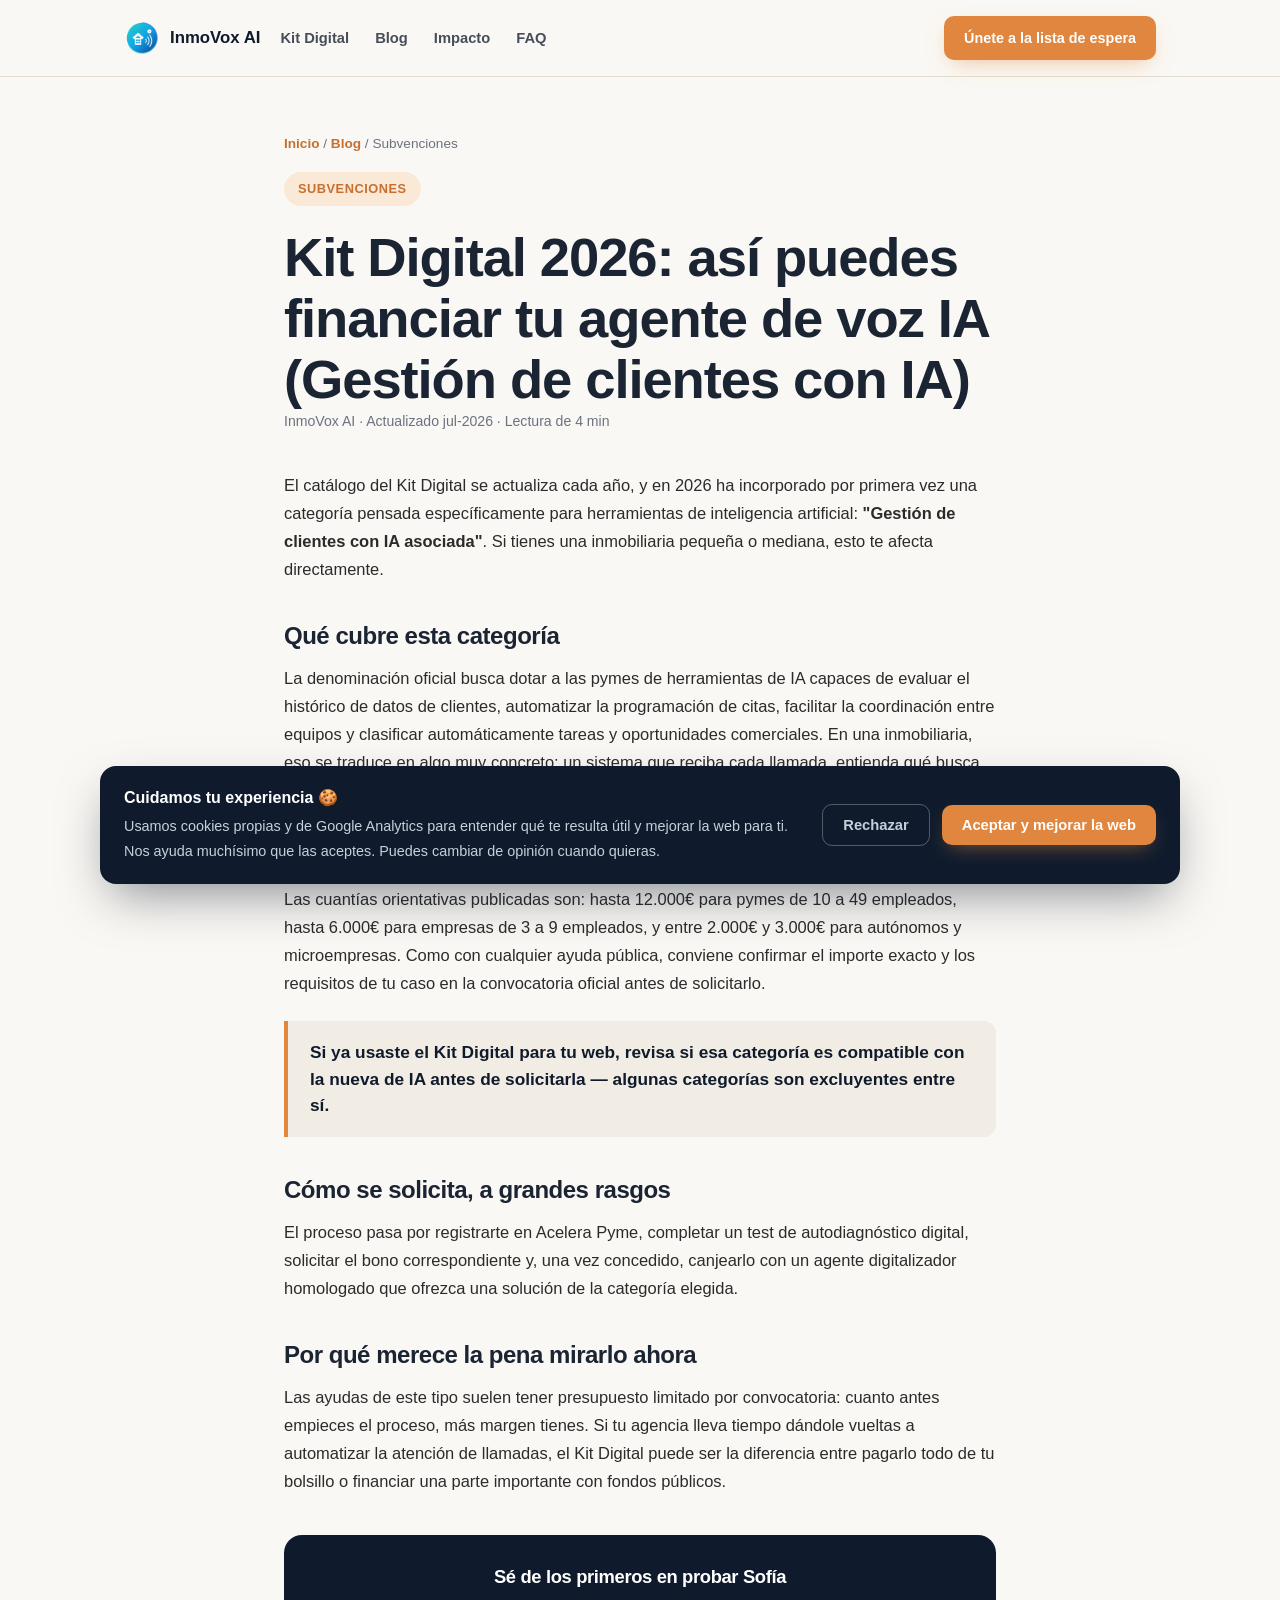
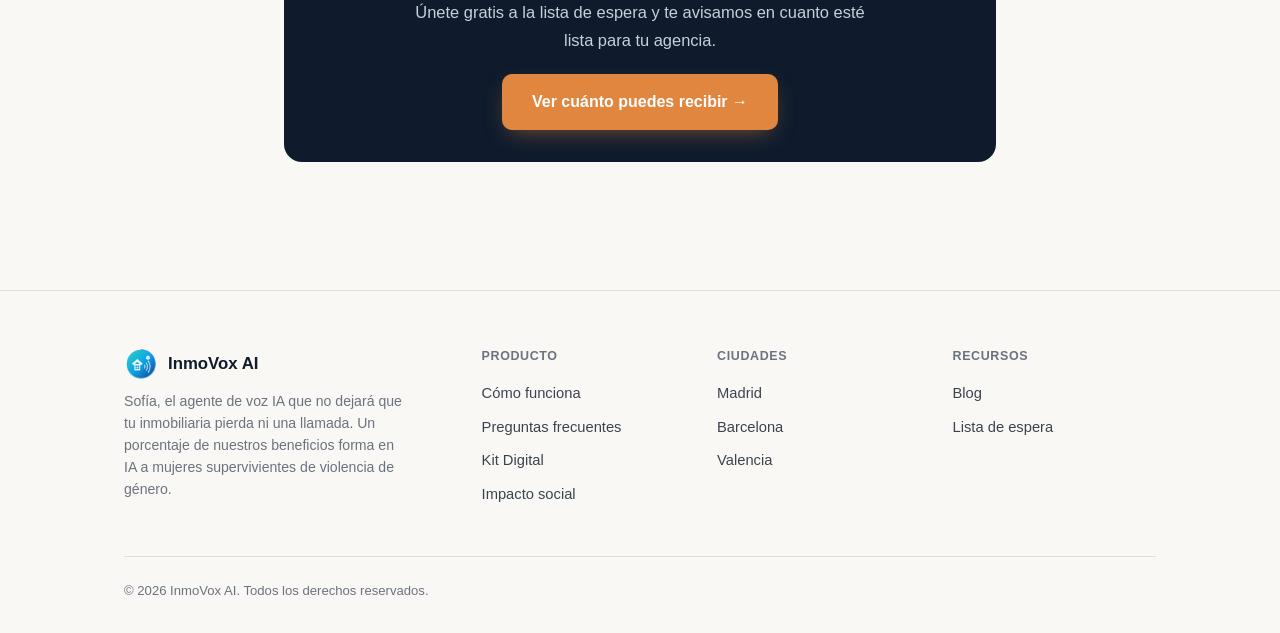
<file: blog-kit-digital-como-pedirlo.html>
<!DOCTYPE html>
<html lang="es">
<head>
<meta charset="UTF-8">
<meta name="viewport" content="width=device-width, initial-scale=1.0">

<link rel="icon" type="image/svg+xml" href="logo.svg">
<link rel="icon" type="image/png" sizes="32x32" href="favicon-32x32.png">
<link rel="icon" type="image/png" sizes="16x16" href="favicon-16x16.png">
<link rel="icon" href="favicon.ico" sizes="any">
<link rel="apple-touch-icon" href="apple-touch-icon.png">

<!-- Google tag (gtag.js) + Modo de Consentimiento v2 -->
<script>
  window.dataLayer = window.dataLayer || [];
  function gtag(){dataLayer.push(arguments);}
  // Por defecto denegado hasta que el usuario decida (cumplimiento RGPD/AEPD)
  gtag('consent', 'default', {
    'ad_storage': 'denied',
    'ad_user_data': 'denied',
    'ad_personalization': 'denied',
    'analytics_storage': 'denied',
    'wait_for_update': 500
  });
  gtag('js', new Date());
  gtag('config', 'G-6JZMBQBF9L');
</script>
<script async src="https://www.googletagmanager.com/gtag/js?id=G-6JZMBQBF9L"></script>
<script defer src="cookies.js"></script>


<title>Kit Digital 2026: así puedes financiar tu agente de voz IA (Gestión de clientes con IA) | Blog InmoVox AI</title>
<meta name="description" content="Guía para financiar tu agente de voz IA con el Kit Digital 2026, categoría Gestión de clientes con IA asociada. Cuantías, requisitos y cómo solicitarlo.">
<meta name="robots" content="index, follow">
<link rel="canonical" href="https://TU-DOMINIO-AQUI.com/blog-kit-digital-como-pedirlo.html">

<meta property="og:type" content="website">
<meta property="og:title" content="Kit Digital 2026: así puedes financiar tu agente de voz IA (Gestión de clientes con IA)">
<meta property="og:description" content="Guía para financiar tu agente de voz IA con el Kit Digital 2026, categoría Gestión de clientes con IA asociada. Cuantías, requisitos y cómo solicitarlo.">
<meta property="og:url" content="https://TU-DOMINIO-AQUI.com/blog-kit-digital-como-pedirlo.html">
<meta property="og:locale" content="es_ES">
<meta property="og:image" content="https://inmovoxia-sofia.vercel.app/og-image.png">
<meta name="twitter:image" content="https://inmovoxia-sofia.vercel.app/og-image.png">

<meta name="twitter:card" content="summary_large_image">
<meta name="twitter:title" content="Kit Digital 2026: así puedes financiar tu agente de voz IA (Gestión de clientes con IA)">
<meta name="twitter:description" content="Guía para financiar tu agente de voz IA con el Kit Digital 2026, categoría Gestión de clientes con IA asociada. Cuantías, requisitos y cómo solicitarlo.">

<link rel="stylesheet" href="style.css">
<script type="application/ld+json">
{
  "@context": "https://schema.org",
  "@type": "BlogPosting",
  "headline": "Kit Digital 2026: así puedes financiar tu agente de voz IA (Gestión de clientes con IA)",
  "description": "Guía para financiar tu agente de voz IA con el Kit Digital 2026, categoría Gestión de clientes con IA asociada. Cuantías, requisitos y cómo solicitarlo.",
  "author": { "@type": "Organization", "name": "InmoVox AI" },
  "publisher": { "@type": "Organization", "name": "InmoVox AI" },
  "datePublished": "2026-07-21",
  "mainEntityOfPage": "https://TU-DOMINIO-AQUI.com/blog-kit-digital-como-pedirlo.html",
  "inLanguage": "es"
}
</script>
</head>
<body>
<header>
  <div class="nav">
    <a href="index.html" class="brand"><img src="logo.png" alt="InmoVox AI" class="brand-logo" width="36" height="36"> InmoVox AI</a>
    <div class="nav-links">
      <a href="kit-digital.html">Kit Digital</a>
      <a href="blog.html">Blog</a>
      <a href="index.html#impacto">Impacto</a>
      <a href="index.html#faq">FAQ</a>
    </div>
    <a href="index.html#lista-espera" class="btn btn-primary nav-cta" style="padding:11px 20px;font-size:.9rem">Únete a la lista de espera</a>
  </div>
</header>
<main>

  <section style="padding:56px 0 20px">
    <div class="wrap article-head">
      <p class="breadcrumb"><a href="index.html">Inicio</a> / <a href="blog.html">Blog</a> / Subvenciones</p>
      <span class="eyebrow">Subvenciones</span>
      <h1>Kit Digital 2026: así puedes financiar tu agente de voz IA (Gestión de clientes con IA)</h1>
      <p class="article-meta">InmoVox AI · Actualizado jul-2026 · Lectura de 4 min</p>
    </div>
  </section>

  <section style="padding-top:0">
    <div class="wrap prose">

      <p>El catálogo del Kit Digital se actualiza cada año, y en 2026 ha incorporado por primera vez una categoría pensada específicamente para herramientas de inteligencia artificial: <strong>"Gestión de clientes con IA asociada"</strong>. Si tienes una inmobiliaria pequeña o mediana, esto te afecta directamente.</p>

      <h2>Qué cubre esta categoría</h2>
      <p>La denominación oficial busca dotar a las pymes de herramientas de IA capaces de evaluar el histórico de datos de clientes, automatizar la programación de citas, facilitar la coordinación entre equipos y clasificar automáticamente tareas y oportunidades comerciales. En una inmobiliaria, eso se traduce en algo muy concreto: un sistema que reciba cada llamada, entienda qué busca el lead y decida a quién y en qué orden hay que llamar de vuelta.</p>

      <h2>Cuánto puedes recibir</h2>
      <p>Las cuantías orientativas publicadas son: hasta 12.000€ para pymes de 10 a 49 empleados, hasta 6.000€ para empresas de 3 a 9 empleados, y entre 2.000€ y 3.000€ para autónomos y microempresas. Como con cualquier ayuda pública, conviene confirmar el importe exacto y los requisitos de tu caso en la convocatoria oficial antes de solicitarlo.</p>

      <blockquote>Si ya usaste el Kit Digital para tu web, revisa si esa categoría es compatible con la nueva de IA antes de solicitarla — algunas categorías son excluyentes entre sí.</blockquote>

      <h2>Cómo se solicita, a grandes rasgos</h2>
      <p>El proceso pasa por registrarte en Acelera Pyme, completar un test de autodiagnóstico digital, solicitar el bono correspondiente y, una vez concedido, canjearlo con un agente digitalizador homologado que ofrezca una solución de la categoría elegida.</p>

      <h2>Por qué merece la pena mirarlo ahora</h2>
      <p>Las ayudas de este tipo suelen tener presupuesto limitado por convocatoria: cuanto antes empieces el proceso, más margen tienes. Si tu agencia lleva tiempo dándole vueltas a automatizar la atención de llamadas, el Kit Digital puede ser la diferencia entre pagarlo todo de tu bolsillo o financiar una parte importante con fondos públicos.</p>

      <div class="cta-box">
        <h3>Sé de los primeros en probar Sofía</h3>
        <p>Únete gratis a la lista de espera y te avisamos en cuanto esté lista para tu agencia.</p>
        <a href="kit-digital.html" class="btn btn-primary">Ver cuánto puedes recibir →</a>
      </div>
    </div>
  </section>

</main>
<footer>
  <div class="wrap">
    <div class="foot-cols">
      <div class="foot-brand">
        <div class="brand"><img src="logo.png" alt="InmoVox AI" class="brand-logo" width="36" height="36"> InmoVox AI</div>
        <p>Sofía, el agente de voz IA que no dejará que tu inmobiliaria pierda ni una llamada. Un porcentaje de nuestros beneficios forma en IA a mujeres supervivientes de violencia de género.</p>
      </div>
      <div>
        <h4>Producto</h4>
        <ul>
          <li><a href="index.html#como-funcionara">Cómo funciona</a></li>
          <li><a href="index.html#faq">Preguntas frecuentes</a></li>
          <li><a href="kit-digital.html">Kit Digital</a></li>
          <li><a href="index.html#impacto">Impacto social</a></li>
        </ul>
      </div>
      <div>
        <h4>Ciudades</h4>
        <ul>
          <li><a href="agente-voz-ia-inmobiliaria-madrid.html">Madrid</a></li>
          <li><a href="agente-voz-ia-inmobiliaria-barcelona.html">Barcelona</a></li>
          <li><a href="agente-voz-ia-inmobiliaria-valencia.html">Valencia</a></li>
        </ul>
      </div>
      <div>
        <h4>Recursos</h4>
        <ul>
          <li><a href="blog.html">Blog</a></li>
          <li><a href="index.html#lista-espera">Lista de espera</a></li>
        </ul>
      </div>
    </div>
    <div class="foot-bottom">
      <p>© 2026 InmoVox AI. Todos los derechos reservados.</p>
    </div>
  </div>
</footer>
<script>
  // Conectado a Supabase (proyecto "Voice AI Inmobiliaria").
  // Tabla: public.waitlist_signups — RLS activo, solo permite INSERT publico (sin lectura).
  const SUPABASE_URL = 'https://ouoieuzhmzzmtzskmnyb.supabase.co';
  const SUPABASE_ANON_KEY = 'sb_publishable_kmMrrOkViVyddbEmUrlMnQ_MWT5SmJP';

  const form = document.getElementById('waitlistForm');
  if (form) {
    const submitBtn = form.querySelector('.form-submit');

    form.addEventListener('submit', async function (e) {
      e.preventDefault();

      const data = {
        nombre: form.nombre.value.trim(),
        agencia: form.agencia.value.trim(),
        ciudad: form.ciudad.value.trim(),
        email: form.email.value.trim(),
        telefono: form.telefono.value.trim() || null,
        comerciales: form.comerciales.value,
        pagina_origen: window.location.pathname
      };

      const originalBtnText = submitBtn.textContent;
      submitBtn.disabled = true;
      submitBtn.textContent = 'Enviando...';

      try {
        const res = await fetch(`${SUPABASE_URL}/rest/v1/waitlist_signups`, {
          method: 'POST',
          headers: {
            'Content-Type': 'application/json',
            'apikey': SUPABASE_ANON_KEY,
            'Authorization': `Bearer ${SUPABASE_ANON_KEY}`,
            'Prefer': 'return=minimal'
          },
          body: JSON.stringify(data)
        });

        if (res.ok) {
          document.getElementById('formIntro').style.display = 'none';
          document.getElementById('successMsg').style.display = 'block';
          return;
        }

        if (res.status === 409) {
          alert('Este email ya está en la lista de espera. Te avisaremos en cuanto Sofía esté lista.');
        } else {
          alert('No hemos podido guardar tu registro. Inténtalo de nuevo en unos segundos.');
        }
      } catch (err) {
        alert('No hemos podido conectar con el servidor. Comprueba tu conexión e inténtalo de nuevo.');
      } finally {
        submitBtn.disabled = false;
        submitBtn.textContent = originalBtnText;
      }
    });
  }
</script>
</body>
</html>
</file>
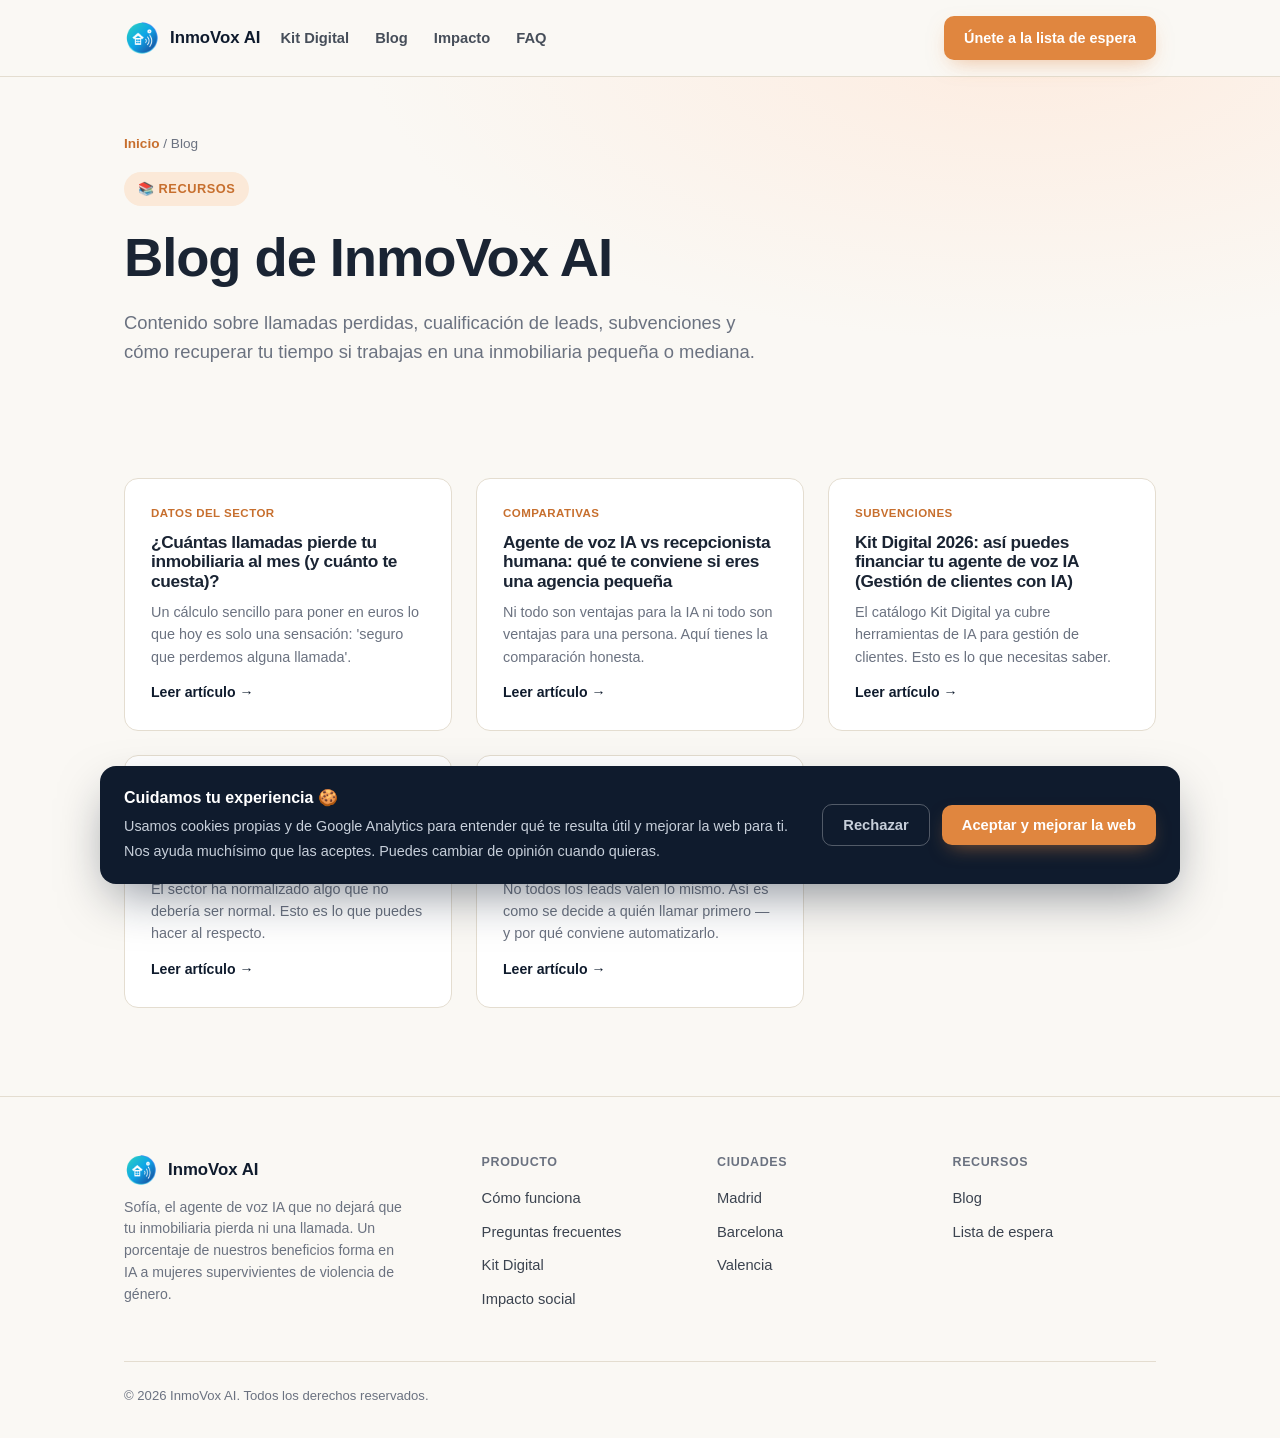
<file: blog.html>
<!DOCTYPE html>
<html lang="es">
<head>
<meta charset="UTF-8">
<meta name="viewport" content="width=device-width, initial-scale=1.0">

<link rel="icon" type="image/svg+xml" href="logo.svg">
<link rel="icon" type="image/png" sizes="32x32" href="favicon-32x32.png">
<link rel="icon" type="image/png" sizes="16x16" href="favicon-16x16.png">
<link rel="icon" href="favicon.ico" sizes="any">
<link rel="apple-touch-icon" href="apple-touch-icon.png">

<!-- Google tag (gtag.js) + Modo de Consentimiento v2 -->
<script>
  window.dataLayer = window.dataLayer || [];
  function gtag(){dataLayer.push(arguments);}
  // Por defecto denegado hasta que el usuario decida (cumplimiento RGPD/AEPD)
  gtag('consent', 'default', {
    'ad_storage': 'denied',
    'ad_user_data': 'denied',
    'ad_personalization': 'denied',
    'analytics_storage': 'denied',
    'wait_for_update': 500
  });
  gtag('js', new Date());
  gtag('config', 'G-6JZMBQBF9L');
</script>
<script async src="https://www.googletagmanager.com/gtag/js?id=G-6JZMBQBF9L"></script>
<script defer src="cookies.js"></script>


<title>Blog — Recursos para Inmobiliarias sobre IA y Llamadas | InmoVox AI</title>
<meta name="description" content="Artículos sobre llamadas perdidas, cualificación de leads inmobiliarios, Kit Digital y cómo dejar de contestar el teléfono fuera de horario.">
<meta name="robots" content="index, follow">
<link rel="canonical" href="https://TU-DOMINIO-AQUI.com/blog.html">

<meta property="og:type" content="website">
<meta property="og:title" content="Blog — Recursos para Inmobiliarias sobre IA y Llamadas | InmoVox AI">
<meta property="og:description" content="Artículos sobre llamadas perdidas, cualificación de leads inmobiliarios, Kit Digital y cómo dejar de contestar el teléfono fuera de horario.">
<meta property="og:url" content="https://TU-DOMINIO-AQUI.com/blog.html">
<meta property="og:locale" content="es_ES">
<meta property="og:image" content="https://inmovoxia-sofia.vercel.app/og-image.png">
<meta name="twitter:image" content="https://inmovoxia-sofia.vercel.app/og-image.png">

<meta name="twitter:card" content="summary_large_image">
<meta name="twitter:title" content="Blog — Recursos para Inmobiliarias sobre IA y Llamadas | InmoVox AI">
<meta name="twitter:description" content="Artículos sobre llamadas perdidas, cualificación de leads inmobiliarios, Kit Digital y cómo dejar de contestar el teléfono fuera de horario.">

<link rel="stylesheet" href="style.css">

</head>
<body>
<header>
  <div class="nav">
    <a href="index.html" class="brand"><img src="logo.png" alt="InmoVox AI" class="brand-logo" width="36" height="36"> InmoVox AI</a>
    <div class="nav-links">
      <a href="kit-digital.html">Kit Digital</a>
      <a href="blog.html">Blog</a>
      <a href="index.html#impacto">Impacto</a>
      <a href="index.html#faq">FAQ</a>
    </div>
    <a href="index.html#lista-espera" class="btn btn-primary nav-cta" style="padding:11px 20px;font-size:.9rem">Únete a la lista de espera</a>
  </div>
</header>
<main>

  <section class="hero" style="padding:56px 0 40px">
    <div class="wrap">
      <p class="breadcrumb"><a href="index.html">Inicio</a> / Blog</p>
      <span class="eyebrow">📚 Recursos</span>
      <h1 style="max-width:680px">Blog de InmoVox AI</h1>
      <p class="lede">Contenido sobre llamadas perdidas, cualificación de leads, subvenciones y cómo recuperar tu tiempo si trabajas en una inmobiliaria pequeña o mediana.</p>
    </div>
  </section>

  <section style="padding-top:0">
    <div class="wrap">
      <div class="blog-grid">
        <a href="blog-cuantas-llamadas-pierde-tu-inmobiliaria.html" class="blog-card">
          <span class="cat">Datos del sector</span>
          <h3>¿Cuántas llamadas pierde tu inmobiliaria al mes (y cuánto te cuesta)?</h3>
          <p>Un cálculo sencillo para poner en euros lo que hoy es solo una sensación: 'seguro que perdemos alguna llamada'.</p>
          <span class="readmore">Leer artículo →</span>
        </a>
        <a href="blog-agente-voz-ia-vs-recepcionista.html" class="blog-card">
          <span class="cat">Comparativas</span>
          <h3>Agente de voz IA vs recepcionista humana: qué te conviene si eres una agencia pequeña</h3>
          <p>Ni todo son ventajas para la IA ni todo son ventajas para una persona. Aquí tienes la comparación honesta.</p>
          <span class="readmore">Leer artículo →</span>
        </a>
        <a href="blog-kit-digital-como-pedirlo.html" class="blog-card">
          <span class="cat">Subvenciones</span>
          <h3>Kit Digital 2026: así puedes financiar tu agente de voz IA (Gestión de clientes con IA)</h3>
          <p>El catálogo Kit Digital ya cubre herramientas de IA para gestión de clientes. Esto es lo que necesitas saber.</p>
          <span class="readmore">Leer artículo →</span>
        </a>
        <a href="blog-dejar-de-contestar-domingos.html" class="blog-card">
          <span class="cat">Vida y trabajo</span>
          <h3>Cómo dejar de contestar el teléfono los domingos siendo agente inmobiliario</h3>
          <p>El sector ha normalizado algo que no debería ser normal. Esto es lo que puedes hacer al respecto.</p>
          <span class="readmore">Leer artículo →</span>
        </a>
        <a href="blog-cualificacion-leads-inmobiliarios.html" class="blog-card">
          <span class="cat">Producto</span>
          <h3>Cualificación de leads inmobiliarios: qué es y por qué debería hacerlo una IA</h3>
          <p>No todos los leads valen lo mismo. Así es como se decide a quién llamar primero — y por qué conviene automatizarlo.</p>
          <span class="readmore">Leer artículo →</span>
        </a>
      </div>
    </div>
  </section>

</main>
<footer>
  <div class="wrap">
    <div class="foot-cols">
      <div class="foot-brand">
        <div class="brand"><img src="logo.png" alt="InmoVox AI" class="brand-logo" width="36" height="36"> InmoVox AI</div>
        <p>Sofía, el agente de voz IA que no dejará que tu inmobiliaria pierda ni una llamada. Un porcentaje de nuestros beneficios forma en IA a mujeres supervivientes de violencia de género.</p>
      </div>
      <div>
        <h4>Producto</h4>
        <ul>
          <li><a href="index.html#como-funcionara">Cómo funciona</a></li>
          <li><a href="index.html#faq">Preguntas frecuentes</a></li>
          <li><a href="kit-digital.html">Kit Digital</a></li>
          <li><a href="index.html#impacto">Impacto social</a></li>
        </ul>
      </div>
      <div>
        <h4>Ciudades</h4>
        <ul>
          <li><a href="agente-voz-ia-inmobiliaria-madrid.html">Madrid</a></li>
          <li><a href="agente-voz-ia-inmobiliaria-barcelona.html">Barcelona</a></li>
          <li><a href="agente-voz-ia-inmobiliaria-valencia.html">Valencia</a></li>
        </ul>
      </div>
      <div>
        <h4>Recursos</h4>
        <ul>
          <li><a href="blog.html">Blog</a></li>
          <li><a href="index.html#lista-espera">Lista de espera</a></li>
        </ul>
      </div>
    </div>
    <div class="foot-bottom">
      <p>© 2026 InmoVox AI. Todos los derechos reservados.</p>
    </div>
  </div>
</footer>
<script>
  // Conectado a Supabase (proyecto "Voice AI Inmobiliaria").
  // Tabla: public.waitlist_signups — RLS activo, solo permite INSERT publico (sin lectura).
  const SUPABASE_URL = 'https://ouoieuzhmzzmtzskmnyb.supabase.co';
  const SUPABASE_ANON_KEY = 'sb_publishable_kmMrrOkViVyddbEmUrlMnQ_MWT5SmJP';

  const form = document.getElementById('waitlistForm');
  if (form) {
    const submitBtn = form.querySelector('.form-submit');

    form.addEventListener('submit', async function (e) {
      e.preventDefault();

      const data = {
        nombre: form.nombre.value.trim(),
        agencia: form.agencia.value.trim(),
        ciudad: form.ciudad.value.trim(),
        email: form.email.value.trim(),
        telefono: form.telefono.value.trim() || null,
        comerciales: form.comerciales.value,
        pagina_origen: window.location.pathname
      };

      const originalBtnText = submitBtn.textContent;
      submitBtn.disabled = true;
      submitBtn.textContent = 'Enviando...';

      try {
        const res = await fetch(`${SUPABASE_URL}/rest/v1/waitlist_signups`, {
          method: 'POST',
          headers: {
            'Content-Type': 'application/json',
            'apikey': SUPABASE_ANON_KEY,
            'Authorization': `Bearer ${SUPABASE_ANON_KEY}`,
            'Prefer': 'return=minimal'
          },
          body: JSON.stringify(data)
        });

        if (res.ok) {
          document.getElementById('formIntro').style.display = 'none';
          document.getElementById('successMsg').style.display = 'block';
          return;
        }

        if (res.status === 409) {
          alert('Este email ya está en la lista de espera. Te avisaremos en cuanto Sofía esté lista.');
        } else {
          alert('No hemos podido guardar tu registro. Inténtalo de nuevo en unos segundos.');
        }
      } catch (err) {
        alert('No hemos podido conectar con el servidor. Comprueba tu conexión e inténtalo de nuevo.');
      } finally {
        submitBtn.disabled = false;
        submitBtn.textContent = originalBtnText;
      }
    });
  }
</script>
</body>
</html>
</file>
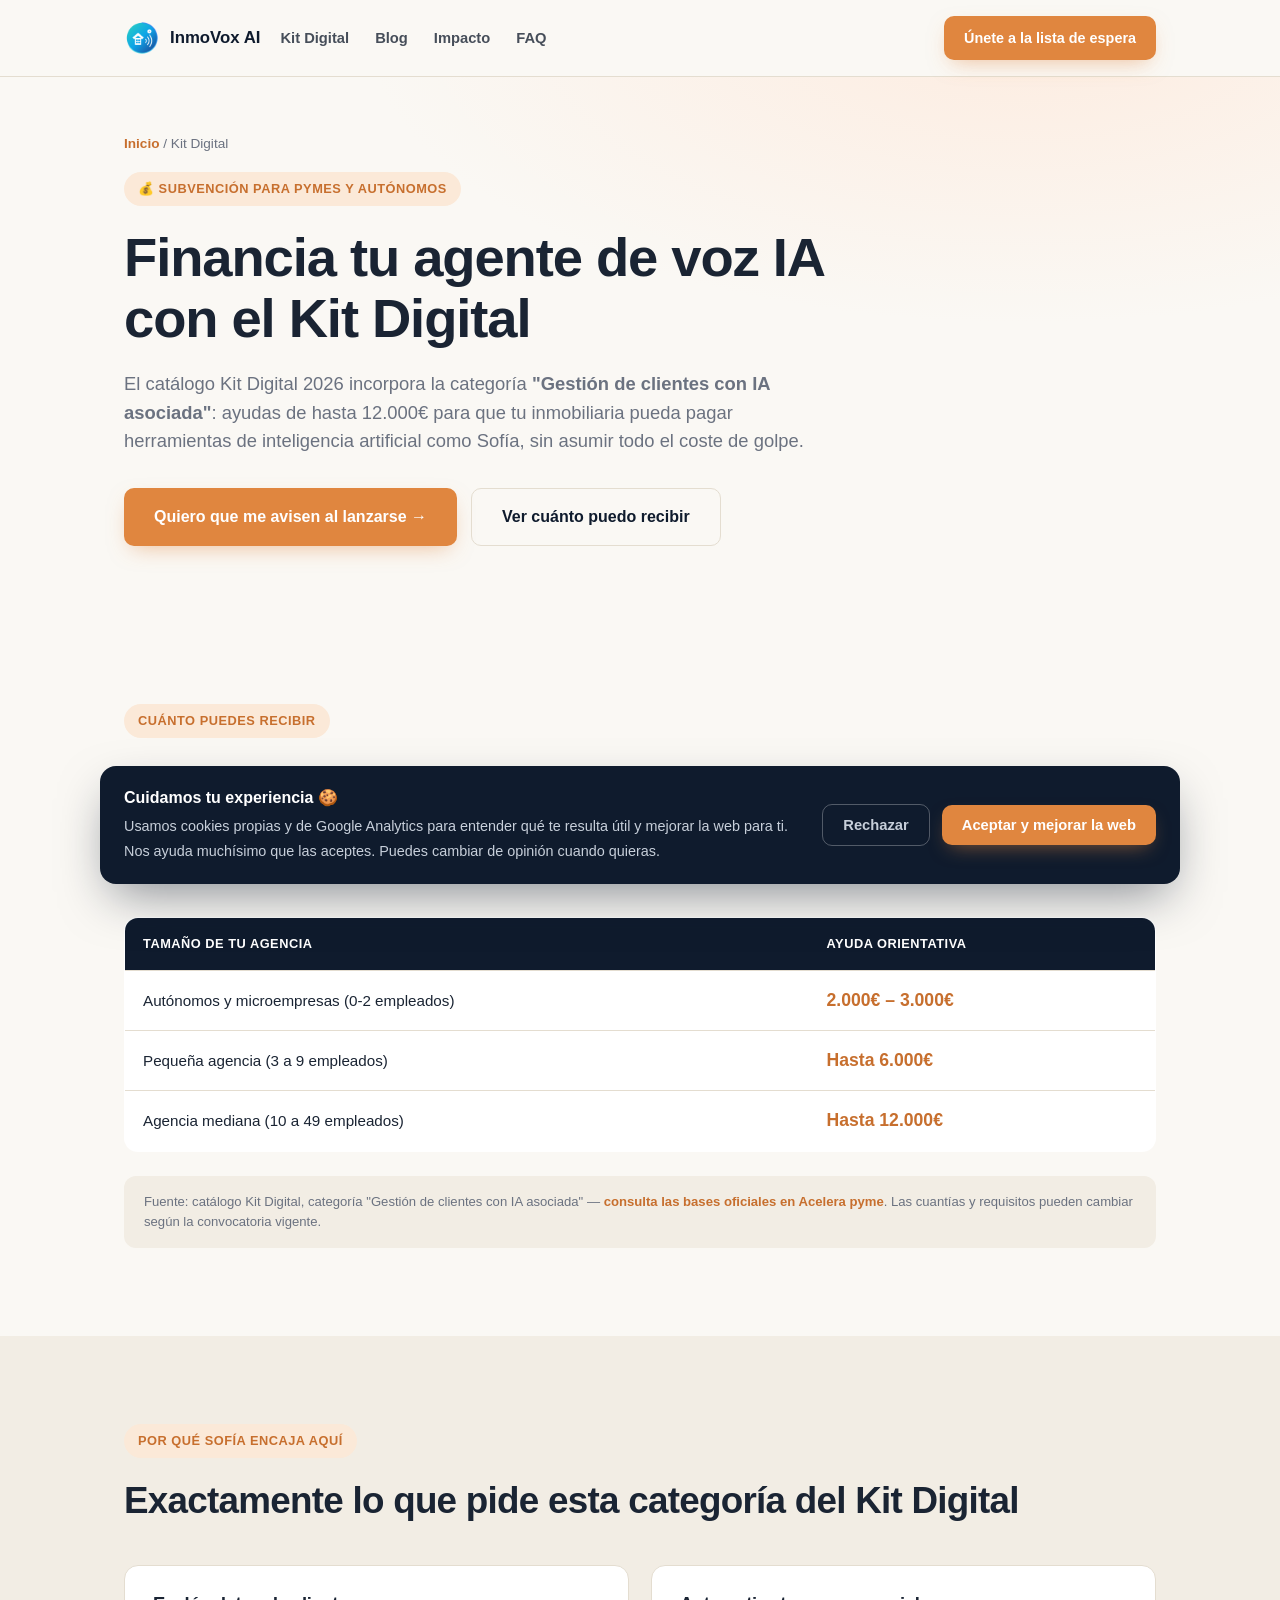
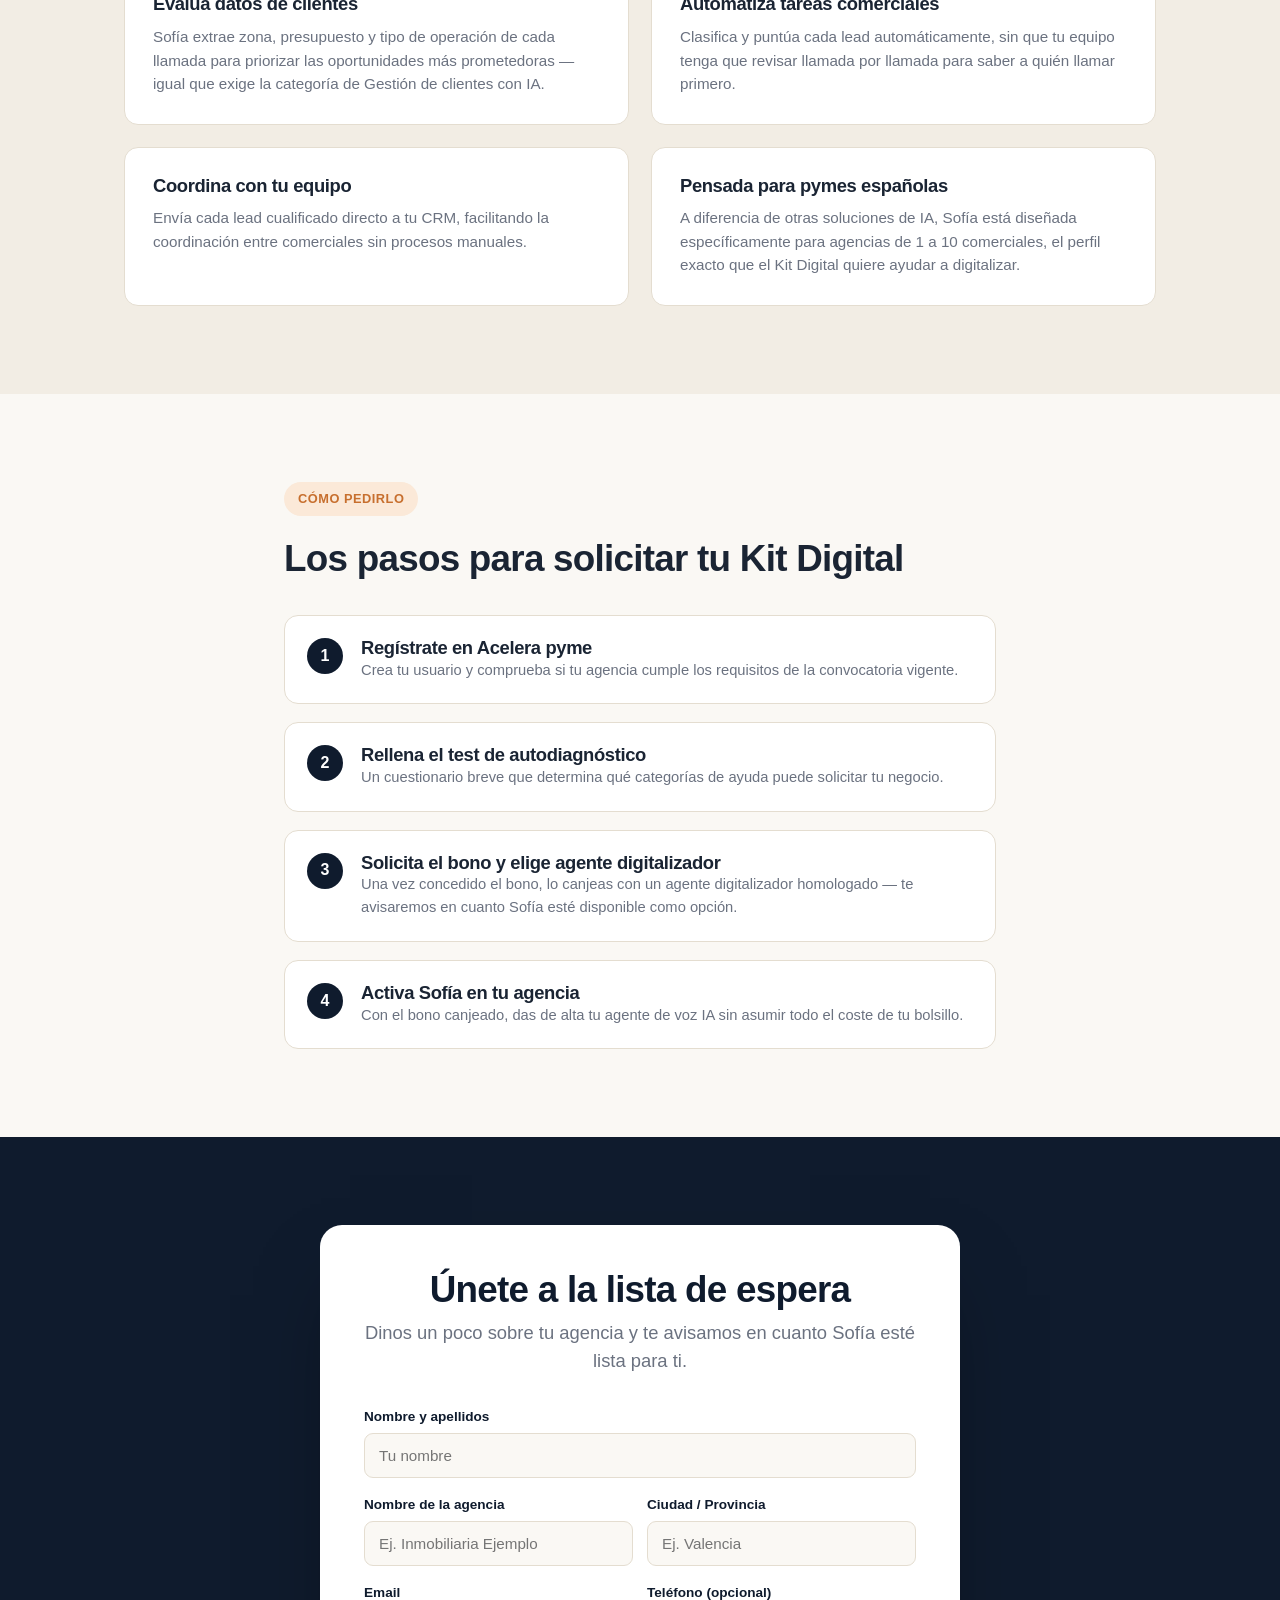
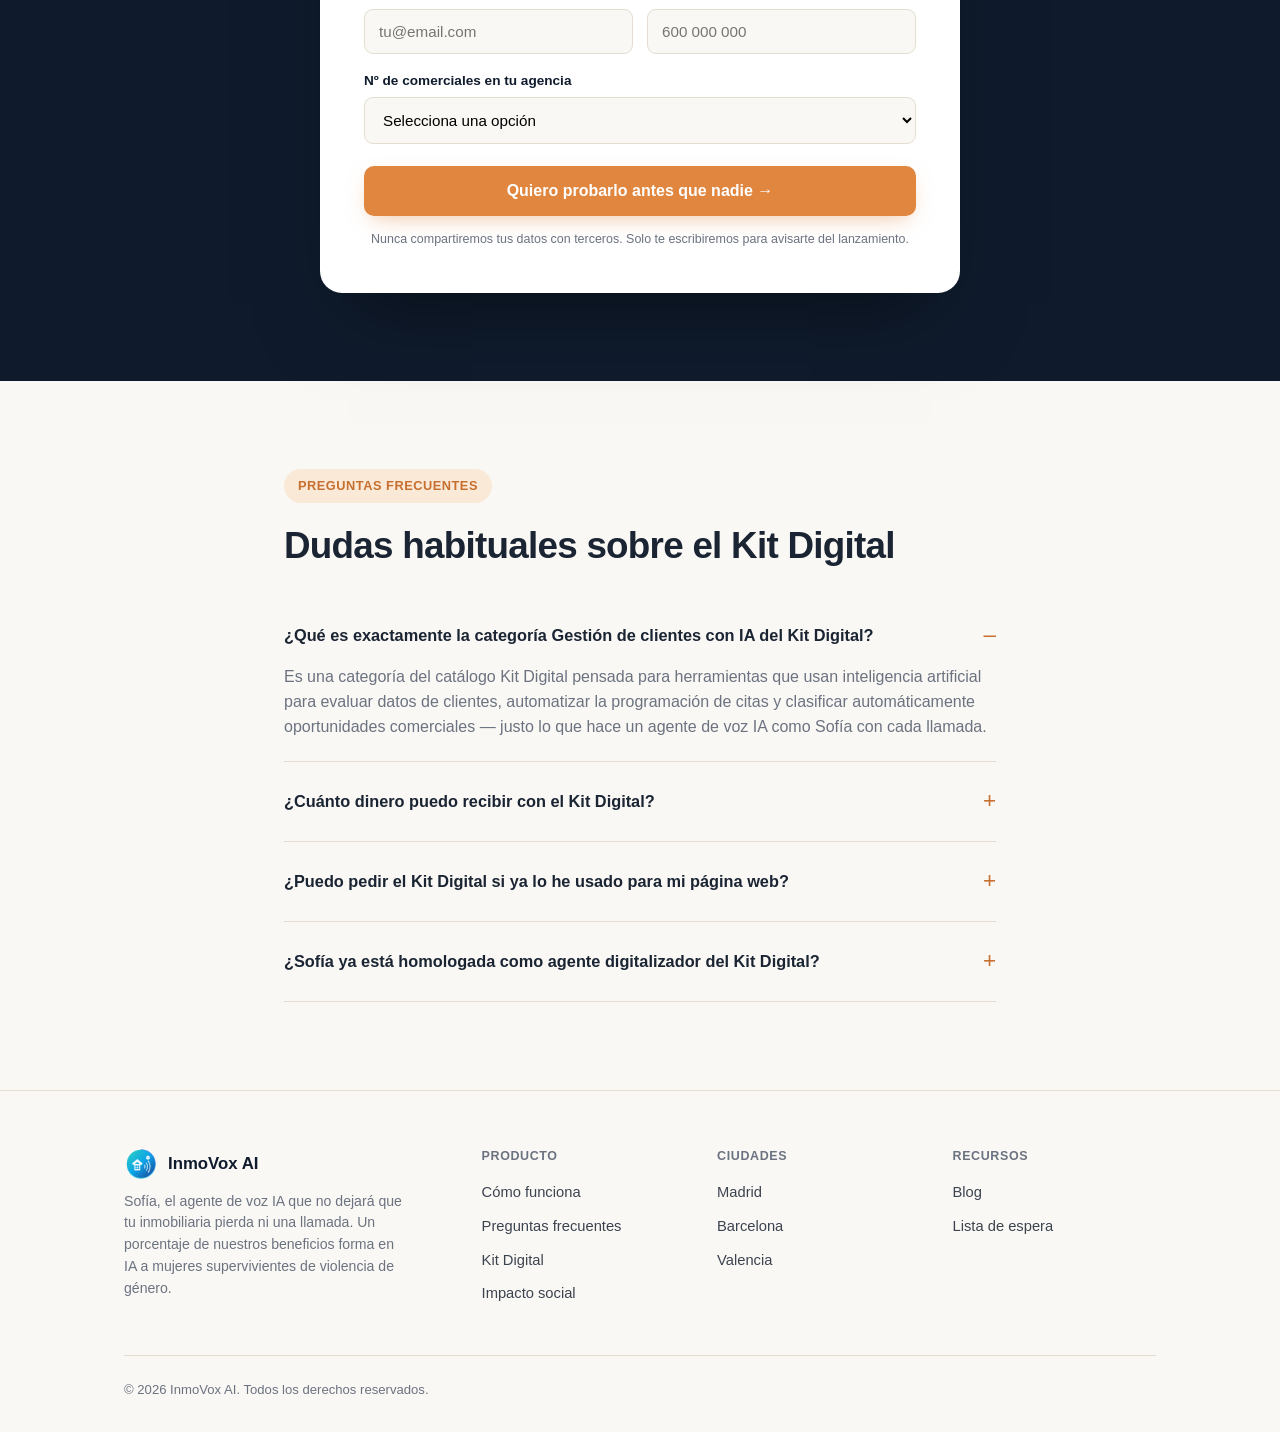
<file: kit-digital.html>
<!DOCTYPE html>
<html lang="es">
<head>
<meta charset="UTF-8">
<meta name="viewport" content="width=device-width, initial-scale=1.0">

<link rel="icon" type="image/svg+xml" href="logo.svg">
<link rel="icon" type="image/png" sizes="32x32" href="favicon-32x32.png">
<link rel="icon" type="image/png" sizes="16x16" href="favicon-16x16.png">
<link rel="icon" href="favicon.ico" sizes="any">
<link rel="apple-touch-icon" href="apple-touch-icon.png">

<!-- Google tag (gtag.js) + Modo de Consentimiento v2 -->
<script>
  window.dataLayer = window.dataLayer || [];
  function gtag(){dataLayer.push(arguments);}
  // Por defecto denegado hasta que el usuario decida (cumplimiento RGPD/AEPD)
  gtag('consent', 'default', {
    'ad_storage': 'denied',
    'ad_user_data': 'denied',
    'ad_personalization': 'denied',
    'analytics_storage': 'denied',
    'wait_for_update': 500
  });
  gtag('js', new Date());
  gtag('config', 'G-6JZMBQBF9L');
</script>
<script async src="https://www.googletagmanager.com/gtag/js?id=G-6JZMBQBF9L"></script>
<script defer src="cookies.js"></script>


<title>Kit Digital para Inmobiliarias: Financia tu Agente de Voz IA | InmoVox AI</title>
<meta name="description" content="Descubre cómo financiar Sofía, tu agente de voz IA, con el Kit Digital 2026 (categoría Gestión de clientes con IA). Hasta 12.000€ de ayuda. Únete a la lista de espera.">
<meta name="robots" content="index, follow">
<link rel="canonical" href="https://TU-DOMINIO-AQUI.com/kit-digital.html">

<meta property="og:type" content="website">
<meta property="og:title" content="Kit Digital para Inmobiliarias: Financia tu Agente de Voz IA | InmoVox AI">
<meta property="og:description" content="Descubre cómo financiar Sofía, tu agente de voz IA, con el Kit Digital 2026 (categoría Gestión de clientes con IA). Hasta 12.000€ de ayuda. Únete a la lista de espera.">
<meta property="og:url" content="https://TU-DOMINIO-AQUI.com/kit-digital.html">
<meta property="og:locale" content="es_ES">
<meta property="og:image" content="https://inmovoxia-sofia.vercel.app/og-image.png">
<meta name="twitter:image" content="https://inmovoxia-sofia.vercel.app/og-image.png">

<meta name="twitter:card" content="summary_large_image">
<meta name="twitter:title" content="Kit Digital para Inmobiliarias: Financia tu Agente de Voz IA | InmoVox AI">
<meta name="twitter:description" content="Descubre cómo financiar Sofía, tu agente de voz IA, con el Kit Digital 2026 (categoría Gestión de clientes con IA). Hasta 12.000€ de ayuda. Únete a la lista de espera.">

<link rel="stylesheet" href="style.css">
<script type="application/ld+json">
{
  "@context": "https://schema.org",
  "@type": "FAQPage",
  "mainEntity": [
    {
      "@type": "Question",
      "name": "¿Qué es exactamente la categoría Gestión de clientes con IA del Kit Digital?",
      "acceptedAnswer": { "@type": "Answer", "text": "Es una categoría del catálogo Kit Digital pensada para herramientas que usan inteligencia artificial para evaluar datos de clientes, automatizar la programación de citas y clasificar automáticamente oportunidades comerciales — justo lo que hace un agente de voz IA como Sofía con cada llamada." }
    },
    {
      "@type": "Question",
      "name": "¿Cuánto dinero puedo recibir con el Kit Digital?",
      "acceptedAnswer": { "@type": "Answer", "text": "Las cuantías orientativas son hasta 12.000€ para pymes de 10 a 49 empleados, hasta 6.000€ para empresas de 3 a 9 empleados, y entre 2.000€ y 3.000€ para autónomos y microempresas. Confirma el importe exacto de tu agencia en la convocatoria oficial de Acelera pyme." }
    },
    {
      "@type": "Question",
      "name": "¿Puedo pedir el Kit Digital si ya lo he usado para mi página web?",
      "acceptedAnswer": { "@type": "Answer", "text": "Depende de la categoría que ya hayas usado: si usaste 'Gestión de clientes' sin IA, esa categoría puede ser excluyente con la nueva de 'Gestión de clientes con IA asociada'. Revisa tu caso concreto en la web oficial antes de solicitarlo." }
    },
    {
      "@type": "Question",
      "name": "¿Sofía ya está homologada como agente digitalizador del Kit Digital?",
      "acceptedAnswer": { "@type": "Answer", "text": "Estamos en fase de lista de espera antes del lanzamiento. Las agencias apuntadas serán informadas en cuanto completemos el proceso de homologación como agente digitalizador." }
    }
  ]
}
</script>
</head>
<body>
<header>
  <div class="nav">
    <a href="index.html" class="brand"><img src="logo.png" alt="InmoVox AI" class="brand-logo" width="36" height="36"> InmoVox AI</a>
    <div class="nav-links">
      <a href="kit-digital.html">Kit Digital</a>
      <a href="blog.html">Blog</a>
      <a href="index.html#impacto">Impacto</a>
      <a href="#faq">FAQ</a>
    </div>
    <a href="#lista-espera" class="btn btn-primary nav-cta" style="padding:11px 20px;font-size:.9rem">Únete a la lista de espera</a>
  </div>
</header>
<main>

  <section class="hero" style="padding:56px 0 40px">
    <div class="wrap">
      <p class="breadcrumb"><a href="index.html">Inicio</a> / Kit Digital</p>
      <span class="eyebrow">💰 Subvención para pymes y autónomos</span>
      <h1 style="max-width:780px">Financia tu agente de voz IA con el Kit Digital</h1>
      <p class="lede" style="max-width:680px">El catálogo Kit Digital 2026 incorpora la categoría <strong>"Gestión de clientes con IA asociada"</strong>: ayudas de hasta 12.000€ para que tu inmobiliaria pueda pagar herramientas de inteligencia artificial como Sofía, sin asumir todo el coste de golpe.</p>
      <div class="hero-ctas">
        <a href="#lista-espera" class="btn btn-primary">Quiero que me avisen al lanzarse →</a>
        <a href="#cuantias" class="btn btn-ghost">Ver cuánto puedo recibir</a>
      </div>
    </div>
  </section>

  <section id="cuantias">
    <div class="wrap">
      <span class="eyebrow">Cuánto puedes recibir</span>
      <h2>Cuantías orientativas por tamaño de agencia</h2>
      <p class="lede">Estas cifras corresponden a la categoría "Gestión de clientes con IA asociada" del Kit Digital. Son orientativas: confirma el importe exacto de tu agencia en la convocatoria oficial antes de solicitarlo.</p>

      <table class="kit-table">
        <thead>
          <tr><th>Tamaño de tu agencia</th><th>Ayuda orientativa</th></tr>
        </thead>
        <tbody>
          <tr><td>Autónomos y microempresas (0-2 empleados)</td><td class="amount">2.000€ – 3.000€</td></tr>
          <tr><td>Pequeña agencia (3 a 9 empleados)</td><td class="amount">Hasta 6.000€</td></tr>
          <tr><td>Agencia mediana (10 a 49 empleados)</td><td class="amount">Hasta 12.000€</td></tr>
        </tbody>
      </table>

      <div class="disclaimer">
        Fuente: catálogo Kit Digital, categoría "Gestión de clientes con IA asociada" — <a href="https://www.acelerapyme.gob.es/en/kit-digital/gestion-de-clientes-con-ia-asociada" target="_blank" rel="noopener">consulta las bases oficiales en Acelera pyme</a>. Las cuantías y requisitos pueden cambiar según la convocatoria vigente.
      </div>
    </div>
  </section>

  <section style="background:var(--paper-alt)">
    <div class="wrap">
      <span class="eyebrow">Por qué Sofía encaja aquí</span>
      <h2>Exactamente lo que pide esta categoría del Kit Digital</h2>
      <div class="cards2">
        <div class="card">
          <h3>Evalúa datos de clientes</h3>
          <p>Sofía extrae zona, presupuesto y tipo de operación de cada llamada para priorizar las oportunidades más prometedoras — igual que exige la categoría de Gestión de clientes con IA.</p>
        </div>
        <div class="card">
          <h3>Automatiza tareas comerciales</h3>
          <p>Clasifica y puntúa cada lead automáticamente, sin que tu equipo tenga que revisar llamada por llamada para saber a quién llamar primero.</p>
        </div>
        <div class="card">
          <h3>Coordina con tu equipo</h3>
          <p>Envía cada lead cualificado directo a tu CRM, facilitando la coordinación entre comerciales sin procesos manuales.</p>
        </div>
        <div class="card">
          <h3>Pensada para pymes españolas</h3>
          <p>A diferencia de otras soluciones de IA, Sofía está diseñada específicamente para agencias de 1 a 10 comerciales, el perfil exacto que el Kit Digital quiere ayudar a digitalizar.</p>
        </div>
      </div>
    </div>
  </section>

  <section>
    <div class="wrap" style="max-width:760px">
      <span class="eyebrow">Cómo pedirlo</span>
      <h2>Los pasos para solicitar tu Kit Digital</h2>
      <div class="steps-list">
        <div class="step-item"><span class="step-n">1</span><div><h3>Regístrate en Acelera pyme</h3><p style="color:var(--muted);font-size:.92rem">Crea tu usuario y comprueba si tu agencia cumple los requisitos de la convocatoria vigente.</p></div></div>
        <div class="step-item"><span class="step-n">2</span><div><h3>Rellena el test de autodiagnóstico</h3><p style="color:var(--muted);font-size:.92rem">Un cuestionario breve que determina qué categorías de ayuda puede solicitar tu negocio.</p></div></div>
        <div class="step-item"><span class="step-n">3</span><div><h3>Solicita el bono y elige agente digitalizador</h3><p style="color:var(--muted);font-size:.92rem">Una vez concedido el bono, lo canjeas con un agente digitalizador homologado — te avisaremos en cuanto Sofía esté disponible como opción.</p></div></div>
        <div class="step-item"><span class="step-n">4</span><div><h3>Activa Sofía en tu agencia</h3><p style="color:var(--muted);font-size:.92rem">Con el bono canjeado, das de alta tu agente de voz IA sin asumir todo el coste de tu bolsillo.</p></div></div>
      </div>
    </div>
  </section>

<section id="lista-espera" class="form-section">
    <div class="wrap">
      <div class="form-wrap">
        <div id="formIntro">
          <h2>Únete a la lista de espera</h2>
          <p class="lede">Dinos un poco sobre tu agencia y te avisamos en cuanto Sofía esté lista para ti.</p>
          <form id="waitlistForm">
            <div class="field">
              <label for="nombre">Nombre y apellidos</label>
              <input type="text" id="nombre" name="nombre" required placeholder="Tu nombre">
            </div>
            <div class="row2">
              <div class="field">
                <label for="agencia">Nombre de la agencia</label>
                <input type="text" id="agencia" name="agencia" required placeholder="Ej. Inmobiliaria Ejemplo">
              </div>
              <div class="field">
                <label for="ciudad">Ciudad / Provincia</label>
                <input type="text" id="ciudad" name="ciudad" required  placeholder="Ej. Valencia">
              </div>
            </div>
            <div class="row2">
              <div class="field">
                <label for="email">Email</label>
                <input type="email" id="email" name="email" required placeholder="tu@email.com">
              </div>
              <div class="field">
                <label for="telefono">Teléfono (opcional)</label>
                <input type="tel" id="telefono" name="telefono" placeholder="600 000 000">
              </div>
            </div>
            <div class="field">
              <label for="comerciales">Nº de comerciales en tu agencia</label>
              <select id="comerciales" name="comerciales" required>
                <option value="" disabled selected>Selecciona una opción</option>
                <option value="1-3">1 a 3</option>
                <option value="4-6">4 a 6</option>
                <option value="7-10">7 a 10</option>
                <option value="10+">Más de 10</option>
              </select>
            </div>
            <button type="submit" class="btn btn-primary form-submit">Quiero probarlo antes que nadie →</button>
            <p class="privacy">Nunca compartiremos tus datos con terceros. Solo te escribiremos para avisarte del lanzamiento.</p>
          </form>
        </div>

        <div id="successMsg" class="success-msg">
          <div class="check">✓</div>
          <h2>¡Ya estás dentro!</h2>
          <p class="lede" style="margin-top:8px">Gracias por apuntarte. Te avisaremos en cuanto Sofía esté lista para tu agencia — con tus condiciones de fundador.</p>
        </div>
      </div>
    </div>
  </section>

  <section id="faq">
    <div class="wrap" style="max-width:760px">
      <span class="eyebrow">Preguntas frecuentes</span>
      <h2 style="margin-bottom:10px">Dudas habituales sobre el Kit Digital</h2>
      <div style="margin-top:30px">
        <details class="faq-item" open>
          <summary>¿Qué es exactamente la categoría Gestión de clientes con IA del Kit Digital?</summary>
          <p>Es una categoría del catálogo Kit Digital pensada para herramientas que usan inteligencia artificial para evaluar datos de clientes, automatizar la programación de citas y clasificar automáticamente oportunidades comerciales — justo lo que hace un agente de voz IA como Sofía con cada llamada.</p>
        </details>
        <details class="faq-item">
          <summary>¿Cuánto dinero puedo recibir con el Kit Digital?</summary>
          <p>Las cuantías orientativas son hasta 12.000€ para pymes de 10 a 49 empleados, hasta 6.000€ para empresas de 3 a 9 empleados, y entre 2.000€ y 3.000€ para autónomos y microempresas. Confirma el importe exacto de tu agencia en la convocatoria oficial de Acelera pyme.</p>
        </details>
        <details class="faq-item">
          <summary>¿Puedo pedir el Kit Digital si ya lo he usado para mi página web?</summary>
          <p>Depende de la categoría que ya hayas usado: si usaste "Gestión de clientes" sin IA, esa categoría puede ser excluyente con la nueva de "Gestión de clientes con IA asociada". Revisa tu caso concreto en la web oficial antes de solicitarlo.</p>
        </details>
        <details class="faq-item">
          <summary>¿Sofía ya está homologada como agente digitalizador del Kit Digital?</summary>
          <p>Estamos en fase de lista de espera antes del lanzamiento. Las agencias apuntadas serán informadas en cuanto completemos el proceso de homologación como agente digitalizador.</p>
        </details>
      </div>
    </div>
  </section>

</main>
<footer>
  <div class="wrap">
    <div class="foot-cols">
      <div class="foot-brand">
        <div class="brand"><img src="logo.png" alt="InmoVox AI" class="brand-logo" width="36" height="36"> InmoVox AI</div>
        <p>Sofía, el agente de voz IA que no dejará que tu inmobiliaria pierda ni una llamada. Un porcentaje de nuestros beneficios forma en IA a mujeres supervivientes de violencia de género.</p>
      </div>
      <div>
        <h4>Producto</h4>
        <ul>
          <li><a href="index.html#como-funcionara">Cómo funciona</a></li>
          <li><a href="#faq">Preguntas frecuentes</a></li>
          <li><a href="kit-digital.html">Kit Digital</a></li>
          <li><a href="index.html#impacto">Impacto social</a></li>
        </ul>
      </div>
      <div>
        <h4>Ciudades</h4>
        <ul>
          <li><a href="agente-voz-ia-inmobiliaria-madrid.html">Madrid</a></li>
          <li><a href="agente-voz-ia-inmobiliaria-barcelona.html">Barcelona</a></li>
          <li><a href="agente-voz-ia-inmobiliaria-valencia.html">Valencia</a></li>
        </ul>
      </div>
      <div>
        <h4>Recursos</h4>
        <ul>
          <li><a href="blog.html">Blog</a></li>
          <li><a href="#lista-espera">Lista de espera</a></li>
        </ul>
      </div>
    </div>
    <div class="foot-bottom">
      <p>© 2026 InmoVox AI. Todos los derechos reservados.</p>
    </div>
  </div>
</footer>
<script>
  // Conectado a Supabase (proyecto "Voice AI Inmobiliaria").
  // Tabla: public.waitlist_signups — RLS activo, solo permite INSERT publico (sin lectura).
  const SUPABASE_URL = 'https://ouoieuzhmzzmtzskmnyb.supabase.co';
  const SUPABASE_ANON_KEY = 'sb_publishable_kmMrrOkViVyddbEmUrlMnQ_MWT5SmJP';

  const form = document.getElementById('waitlistForm');
  if (form) {
    const submitBtn = form.querySelector('.form-submit');

    form.addEventListener('submit', async function (e) {
      e.preventDefault();

      const data = {
        nombre: form.nombre.value.trim(),
        agencia: form.agencia.value.trim(),
        ciudad: form.ciudad.value.trim(),
        email: form.email.value.trim(),
        telefono: form.telefono.value.trim() || null,
        comerciales: form.comerciales.value,
        pagina_origen: window.location.pathname
      };

      const originalBtnText = submitBtn.textContent;
      submitBtn.disabled = true;
      submitBtn.textContent = 'Enviando...';

      try {
        const res = await fetch(`${SUPABASE_URL}/rest/v1/waitlist_signups`, {
          method: 'POST',
          headers: {
            'Content-Type': 'application/json',
            'apikey': SUPABASE_ANON_KEY,
            'Authorization': `Bearer ${SUPABASE_ANON_KEY}`,
            'Prefer': 'return=minimal'
          },
          body: JSON.stringify(data)
        });

        if (res.ok) {
          document.getElementById('formIntro').style.display = 'none';
          document.getElementById('successMsg').style.display = 'block';
          return;
        }

        if (res.status === 409) {
          alert('Este email ya está en la lista de espera. Te avisaremos en cuanto Sofía esté lista.');
        } else {
          alert('No hemos podido guardar tu registro. Inténtalo de nuevo en unos segundos.');
        }
      } catch (err) {
        alert('No hemos podido conectar con el servidor. Comprueba tu conexión e inténtalo de nuevo.');
      } finally {
        submitBtn.disabled = false;
        submitBtn.textContent = originalBtnText;
      }
    });
  }
</script>
</body>
</html>
</file>
<file: style.css>
:root{
  --navy:#0f1b2d;
  --navy-light:#16263e;
  --ink:#1a2433;
  --paper:#faf8f4;
  --paper-alt:#f2ede4;
  --amber:#e0863f;
  --amber-dark:#c76f2e;
  --green:#2f6f4f;
  --line:#e4ddd0;
  --muted:#6b7280;
  --radius:14px;
  font-family: -apple-system, BlinkMacSystemFont, "Segoe UI", Roboto, Helvetica, Arial, sans-serif;
}
*{box-sizing:border-box;margin:0;padding:0}
html{scroll-behavior:smooth}
body{background:var(--paper);color:var(--ink);line-height:1.55;-webkit-font-smoothing:antialiased}
img,svg{display:block;max-width:100%}
a{color:inherit}
.wrap{max-width:1080px;margin:0 auto;padding:0 24px}
section{padding:88px 0}
h1,h2,h3{font-weight:800;letter-spacing:-0.02em;line-height:1.12}
h1{font-size:clamp(2.1rem,5vw,3.4rem)}
h2{font-size:clamp(1.6rem,3.4vw,2.3rem)}
h3{font-size:1.15rem}
.eyebrow{display:inline-flex;align-items:center;gap:8px;font-size:.8rem;font-weight:700;letter-spacing:.04em;text-transform:uppercase;color:var(--amber-dark);background:#fbe9d8;padding:7px 14px;border-radius:999px;margin-bottom:22px}
.lede{font-size:1.15rem;color:var(--muted);max-width:640px}
.btn{display:inline-flex;align-items:center;justify-content:center;gap:8px;font-weight:700;font-size:1rem;border:none;border-radius:10px;padding:16px 30px;cursor:pointer;text-decoration:none;transition:transform .15s ease, box-shadow .15s ease}
.btn-primary{background:var(--amber);color:#fff;box-shadow:0 8px 22px -8px rgba(224,134,63,.55)}
.btn-primary:hover{transform:translateY(-2px);box-shadow:0 12px 26px -8px rgba(224,134,63,.65)}
.btn-ghost{background:transparent;color:var(--navy);border:1.5px solid var(--line)}
.btn-ghost:hover{border-color:var(--navy)}

header{position:sticky;top:0;z-index:40;background:rgba(250,248,244,.9);backdrop-filter:blur(8px);border-bottom:1px solid var(--line)}
.nav{display:flex;align-items:center;justify-content:space-between;padding:16px 24px;max-width:1080px;margin:0 auto;gap:20px}
.brand{display:flex;align-items:center;gap:10px;font-weight:800;font-size:1.05rem;color:var(--navy);text-decoration:none;flex:0 0 auto}
.brand-mark{width:34px;height:34px;border-radius:9px;background:var(--navy);display:flex;align-items:center;justify-content:center;color:#fff;font-weight:800}
.nav-links{display:flex;align-items:center;gap:26px;font-size:.92rem;font-weight:600;color:var(--ink);flex:1}
.nav-links a{text-decoration:none;color:var(--ink);opacity:.8}
.nav-links a:hover{opacity:1}
.nav-cta{flex:0 0 auto}

.breadcrumb{font-size:.85rem;color:var(--muted);margin-bottom:18px}
.breadcrumb a{color:var(--amber-dark);text-decoration:none;font-weight:600}
.breadcrumb a:hover{text-decoration:underline}

.hero{padding:76px 0 60px;background:radial-gradient(1100px 500px at 80% -10%, #fdece0 0%, transparent 60%)}
.hero-grid{display:grid;grid-template-columns:1.1fr .9fr;gap:56px;align-items:center}
.hero h1{margin-bottom:20px}
.hero .lede{margin-bottom:32px}
.hero-ctas{display:flex;flex-wrap:wrap;gap:14px;margin-bottom:30px}
.trust-row{display:flex;flex-wrap:wrap;gap:18px;color:var(--muted);font-size:.9rem;font-weight:600}
.trust-row span{display:flex;align-items:center;gap:6px}

.hero-card{background:var(--navy);border-radius:20px;padding:28px;color:#fff;box-shadow:0 30px 60px -20px rgba(15,27,45,.4)}
.hero-card .tag{display:inline-block;font-size:.7rem;font-weight:700;letter-spacing:.06em;text-transform:uppercase;background:rgba(255,255,255,.1);padding:5px 10px;border-radius:6px;margin-bottom:16px}
.hero-card .call{background:var(--navy-light);border-radius:14px;padding:16px;margin-top:14px}
.hero-card .call p{font-size:.92rem;color:#d7dde6}
.hero-card .call strong{color:#fff}
.hero-card .score{margin-top:16px;display:flex;justify-content:space-between;align-items:center;padding-top:16px;border-top:1px solid rgba(255,255,255,.12)}
.hero-card .score b{font-size:1.6rem;color:var(--amber)}

.band{background:var(--navy);color:#fff}
.band .eyebrow{background:rgba(255,255,255,.12);color:#f5c99a}

.cards3{display:grid;grid-template-columns:repeat(3,1fr);gap:22px;margin-top:44px}
.cards2{display:grid;grid-template-columns:repeat(2,1fr);gap:22px;margin-top:44px}
.card{background:#fff;border:1px solid var(--line);border-radius:var(--radius);padding:28px}
.card .num{font-size:.8rem;font-weight:800;color:var(--amber-dark);margin-bottom:10px}
.card h3{margin-bottom:10px}
.card p{color:var(--muted);font-size:.95rem}

.pain-card{background:#fff;border:1px solid var(--line);border-radius:var(--radius);padding:24px;display:flex;gap:14px;align-items:flex-start}
.pain-icon{flex:0 0 auto;width:38px;height:38px;border-radius:10px;background:#fdece0;display:flex;align-items:center;justify-content:center;font-size:1.1rem}

.quote-block{background:var(--paper-alt);border-radius:20px;padding:48px;text-align:center;margin-top:40px}
.quote-block p{font-size:1.3rem;font-weight:700;color:var(--navy);max-width:640px;margin:0 auto 14px;line-height:1.4}
.quote-block span{color:var(--muted);font-size:.9rem}

.impact-box{background:linear-gradient(135deg,#f7f2e9,#fdece0);border-radius:20px;padding:40px;display:grid;grid-template-columns:1fr auto;gap:30px;align-items:center}
.impact-box p{color:var(--muted);max-width:560px}

.perks{display:grid;grid-template-columns:repeat(2,1fr);gap:16px;margin-top:36px}
.perk{display:flex;gap:12px;align-items:flex-start;background:#fff;border:1px solid var(--line);border-radius:12px;padding:18px}
.perk-check{flex:0 0 auto;width:26px;height:26px;border-radius:50%;background:var(--green);color:#fff;display:flex;align-items:center;justify-content:center;font-size:.8rem;font-weight:800}

.form-section{background:var(--navy);color:#fff}
.form-wrap{background:#fff;color:var(--ink);border-radius:22px;padding:44px;max-width:640px;margin:0 auto;box-shadow:0 40px 80px -30px rgba(0,0,0,.5)}
.form-wrap h2{color:var(--navy);text-align:center;margin-bottom:8px}
.form-wrap .lede{text-align:center;margin:0 auto 30px;color:var(--muted)}
.field{margin-bottom:16px}
.field label{display:block;font-size:.85rem;font-weight:700;margin-bottom:6px;color:var(--navy)}
.field input, .field select{width:100%;padding:13px 14px;border:1.5px solid var(--line);border-radius:9px;font-size:.95rem;font-family:inherit;background:var(--paper)}
.field input:focus, .field select:focus{outline:none;border-color:var(--amber)}
.row2{display:grid;grid-template-columns:1fr 1fr;gap:14px}
.form-submit{width:100%;margin-top:6px}
.privacy{font-size:.78rem;color:var(--muted);text-align:center;margin-top:14px}
.success-msg{display:none;text-align:center;padding:20px 0}
.success-msg .check{width:56px;height:56px;border-radius:50%;background:#e6f4ec;color:var(--green);display:flex;align-items:center;justify-content:center;font-size:1.6rem;margin:0 auto 16px}

.faq-item{border-bottom:1px solid var(--line);padding:22px 0}
.faq-item summary{cursor:pointer;font-weight:700;font-size:1.02rem;list-style:none;display:flex;justify-content:space-between;align-items:center}
.faq-item summary::-webkit-details-marker{display:none}
.faq-item summary::after{content:"+";font-size:1.4rem;color:var(--amber-dark);font-weight:400}
.faq-item[open] summary::after{content:"\2013"}
.faq-item p{margin-top:12px;color:var(--muted)}

footer{padding:56px 0 32px;border-top:1px solid var(--line)}
.foot-cols{display:grid;grid-template-columns:1.6fr 1fr 1fr 1fr;gap:32px;margin-bottom:40px}
.foot-cols h4{font-size:.78rem;text-transform:uppercase;letter-spacing:.05em;color:var(--muted);margin-bottom:14px}
.foot-cols ul{list-style:none}
.foot-cols li{margin-bottom:9px}
.foot-cols a{color:var(--ink);text-decoration:none;font-size:.92rem;opacity:.85}
.foot-cols a:hover{opacity:1;text-decoration:underline}
.foot-brand p{color:var(--muted);font-size:.88rem;margin-top:10px;max-width:280px}
.foot-bottom{display:flex;justify-content:space-between;align-items:center;flex-wrap:wrap;gap:12px;padding-top:24px;border-top:1px solid var(--line)}
.foot-bottom p{color:var(--muted);font-size:.82rem}

/* Blog / article prose */
.blog-grid{display:grid;grid-template-columns:repeat(3,1fr);gap:24px;margin-top:40px}
.blog-card{background:#fff;border:1px solid var(--line);border-radius:var(--radius);padding:26px;display:flex;flex-direction:column;text-decoration:none;color:inherit;transition:transform .15s ease, box-shadow .15s ease}
.blog-card:hover{transform:translateY(-3px);box-shadow:0 16px 30px -14px rgba(15,27,45,.25)}
.blog-card .cat{font-size:.72rem;font-weight:700;text-transform:uppercase;letter-spacing:.04em;color:var(--amber-dark);margin-bottom:10px}
.blog-card h3{font-size:1.08rem;margin-bottom:10px}
.blog-card p{color:var(--muted);font-size:.9rem;flex:1}
.blog-card .readmore{margin-top:14px;font-weight:700;font-size:.88rem;color:var(--navy)}

.article-head{max-width:760px;margin:0 auto;text-align:left}
.article-meta{color:var(--muted);font-size:.88rem;margin-bottom:18px}
.prose{max-width:760px;margin:0 auto}
.prose h2{margin-top:40px;margin-bottom:14px;font-size:1.5rem}
.prose p{margin-bottom:18px;color:#2b2b2b;font-size:1.03rem;line-height:1.7}
.prose ul{margin:0 0 18px 22px}
.prose li{margin-bottom:8px;color:#2b2b2b;line-height:1.6}
.prose blockquote{border-left:4px solid var(--amber);background:var(--paper-alt);padding:18px 22px;border-radius:0 12px 12px 0;margin:24px 0;font-weight:700;color:var(--navy);font-size:1.08rem}
.cta-box{background:var(--navy);color:#fff;border-radius:18px;padding:32px;text-align:center;margin:40px 0}
.cta-box h3{color:#fff;margin-bottom:10px}
.cta-box p{color:#c7cfda;margin-bottom:20px;max-width:480px;margin-left:auto;margin-right:auto}

.local-strip{display:flex;flex-wrap:wrap;gap:12px;margin-top:20px}
.local-chip{background:#fff;border:1px solid var(--line);border-radius:999px;padding:8px 16px;font-size:.85rem;font-weight:600;color:var(--navy)}

.disclaimer{font-size:.82rem;color:var(--muted);background:var(--paper-alt);border-radius:12px;padding:16px 20px;margin-top:24px}
.disclaimer a{color:var(--amber-dark);font-weight:600;text-decoration:none}
.disclaimer a:hover{text-decoration:underline}

.kit-table{width:100%;border-collapse:collapse;margin-top:30px;background:#fff;border-radius:var(--radius);overflow:hidden;border:1px solid var(--line)}
.kit-table th,.kit-table td{padding:16px 18px;text-align:left;border-bottom:1px solid var(--line);font-size:.95rem}
.kit-table th{background:var(--navy);color:#fff;font-size:.8rem;text-transform:uppercase;letter-spacing:.04em}
.kit-table td.amount{font-weight:800;color:var(--amber-dark);font-size:1.1rem}
.kit-table tr:last-child td{border-bottom:none}

.steps-list{counter-reset:step;margin-top:36px;display:grid;gap:18px}
.step-item{display:flex;gap:18px;align-items:flex-start;background:#fff;border:1px solid var(--line);border-radius:var(--radius);padding:22px}
.step-item .step-n{flex:0 0 auto;width:36px;height:36px;border-radius:50%;background:var(--navy);color:#fff;display:flex;align-items:center;justify-content:center;font-weight:800}

@media (max-width:820px){
  .hero-grid{grid-template-columns:1fr}
  .cards3{grid-template-columns:1fr}
  .cards2{grid-template-columns:1fr}
  .blog-grid{grid-template-columns:1fr}
  .perks{grid-template-columns:1fr}
  .row2{grid-template-columns:1fr}
  .impact-box{grid-template-columns:1fr;text-align:center}
  .form-wrap{padding:28px}
  section{padding:60px 0}
  .foot-cols{grid-template-columns:1fr 1fr}
  .nav-links{display:none}
}

/* ===== Banner de cookies ===== */
.cookie-banner{position:fixed;left:0;right:0;bottom:0;z-index:9999;padding:16px;transform:translateY(120%);transition:transform .3s ease;pointer-events:none}
.cookie-banner.cookie-visible{transform:translateY(0);pointer-events:auto}
.cookie-inner{max-width:1080px;margin:0 auto;background:var(--navy);color:#fff;border-radius:16px;padding:20px 24px;box-shadow:0 20px 50px -12px rgba(15,27,45,.5);display:flex;align-items:center;gap:24px;flex-wrap:wrap}
.cookie-text{flex:1 1 380px;min-width:260px}
.cookie-text strong{display:block;font-size:1rem;margin-bottom:4px}
.cookie-text span{font-size:.9rem;color:#c7cfda;line-height:1.5}
.cookie-actions{display:flex;gap:12px;align-items:center;flex:0 0 auto}
.cookie-btn{font-family:inherit;font-weight:700;font-size:.92rem;border-radius:10px;padding:12px 20px;cursor:pointer;border:none;transition:transform .15s ease,box-shadow .15s ease,background .15s ease}
.cookie-accept{background:var(--amber);color:#fff;box-shadow:0 8px 20px -8px rgba(224,134,63,.6)}
.cookie-accept:hover{transform:translateY(-2px);box-shadow:0 12px 24px -8px rgba(224,134,63,.7)}
.cookie-reject{background:transparent;color:#c7cfda;border:1.5px solid rgba(255,255,255,.28)}
.cookie-reject:hover{color:#fff;border-color:#fff}
@media (max-width:640px){
  .cookie-inner{flex-direction:column;align-items:stretch;text-align:left;padding:18px}
  .cookie-actions{flex-direction:column-reverse}
  .cookie-btn{width:100%}
}

/* ===== Logo de marca ===== */
.brand-logo{width:36px;height:36px;display:block;flex:0 0 auto;object-fit:contain}
.foot-brand .brand .brand-logo,.foot-cols .brand .brand-logo{width:34px;height:34px}
</file>
